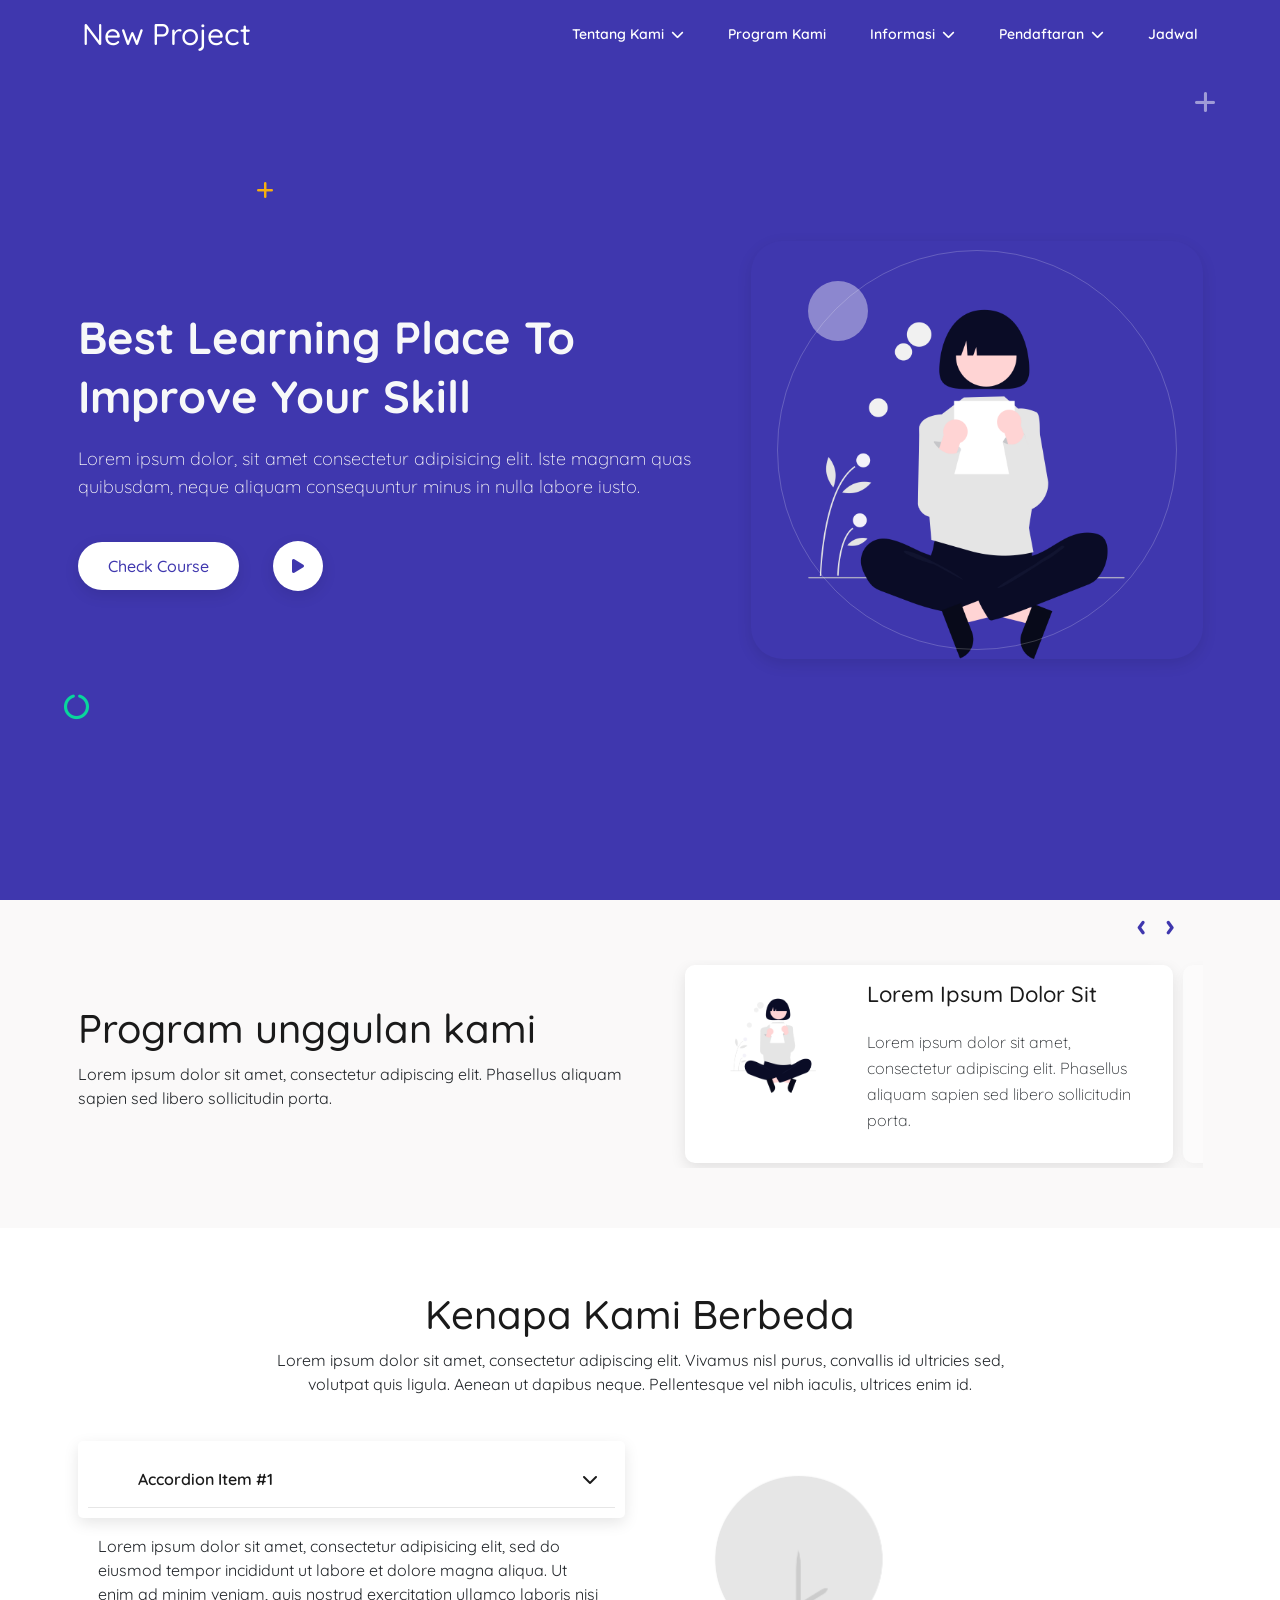
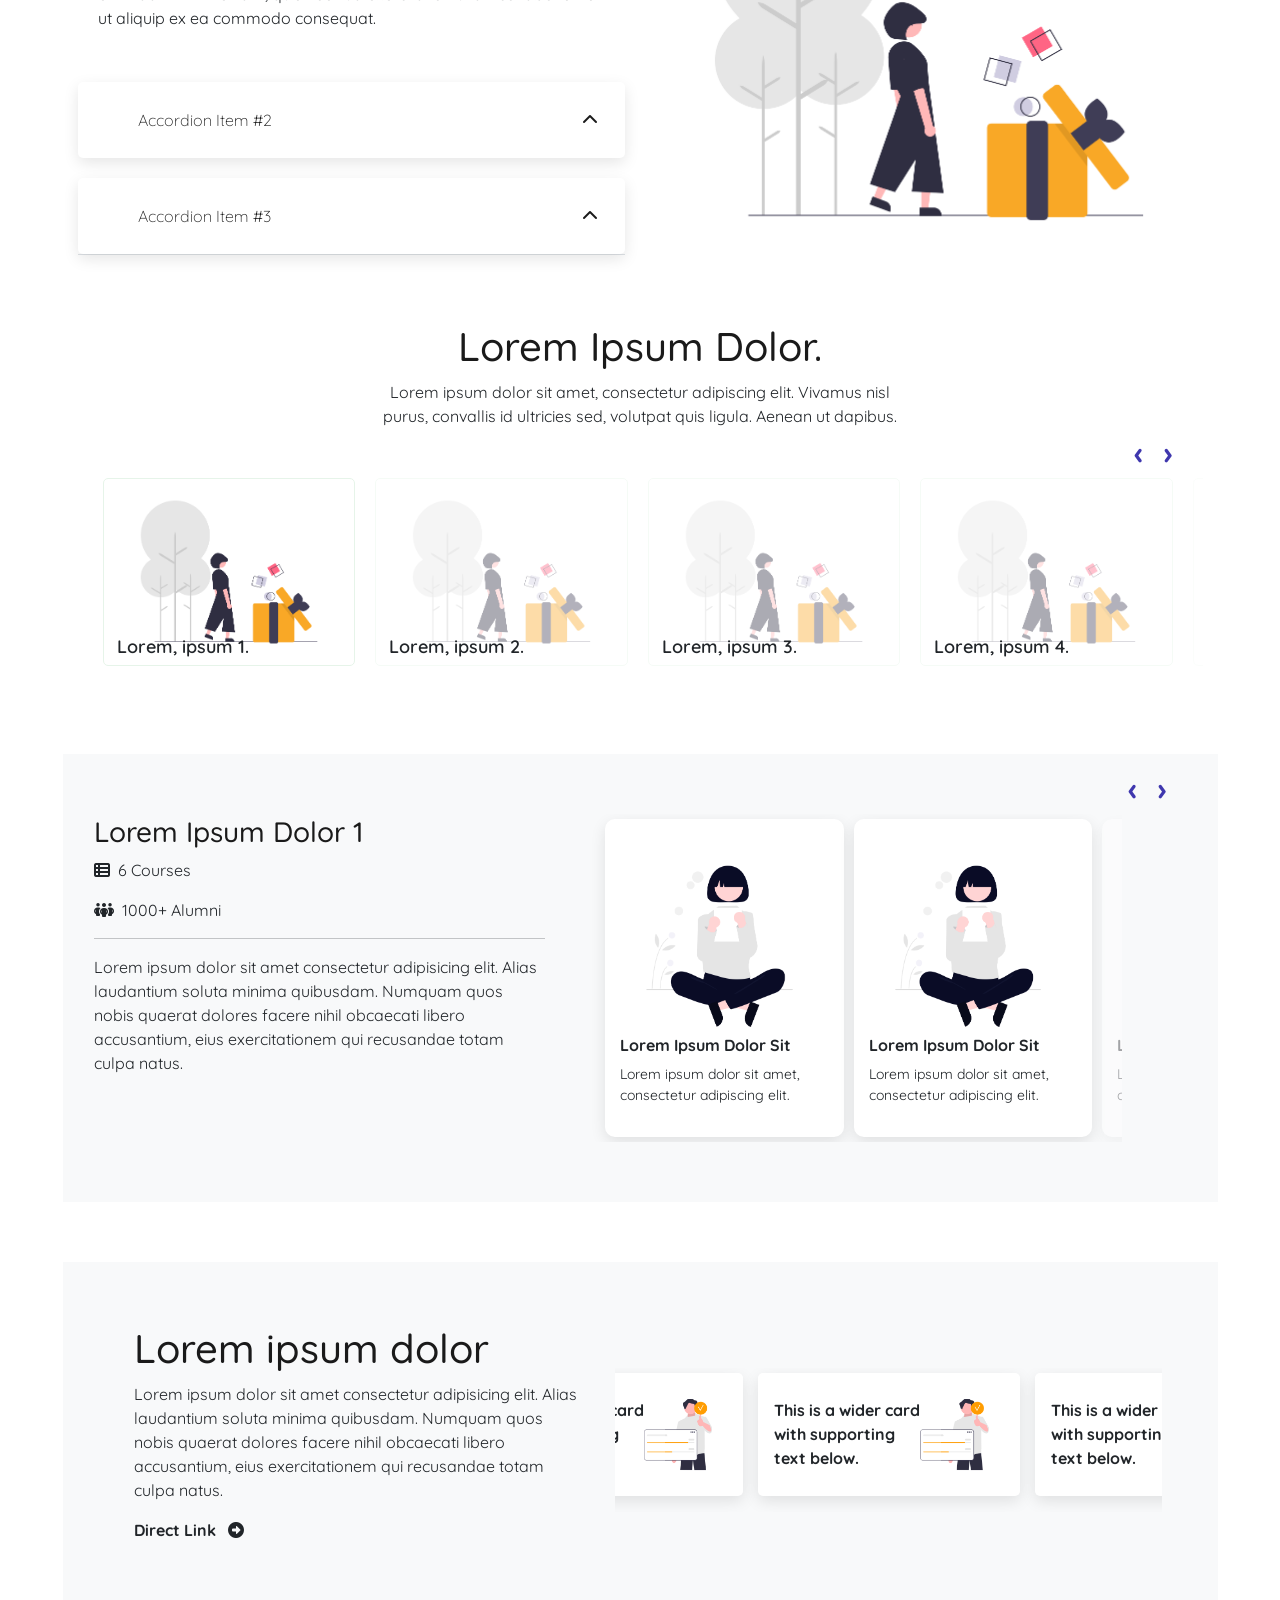
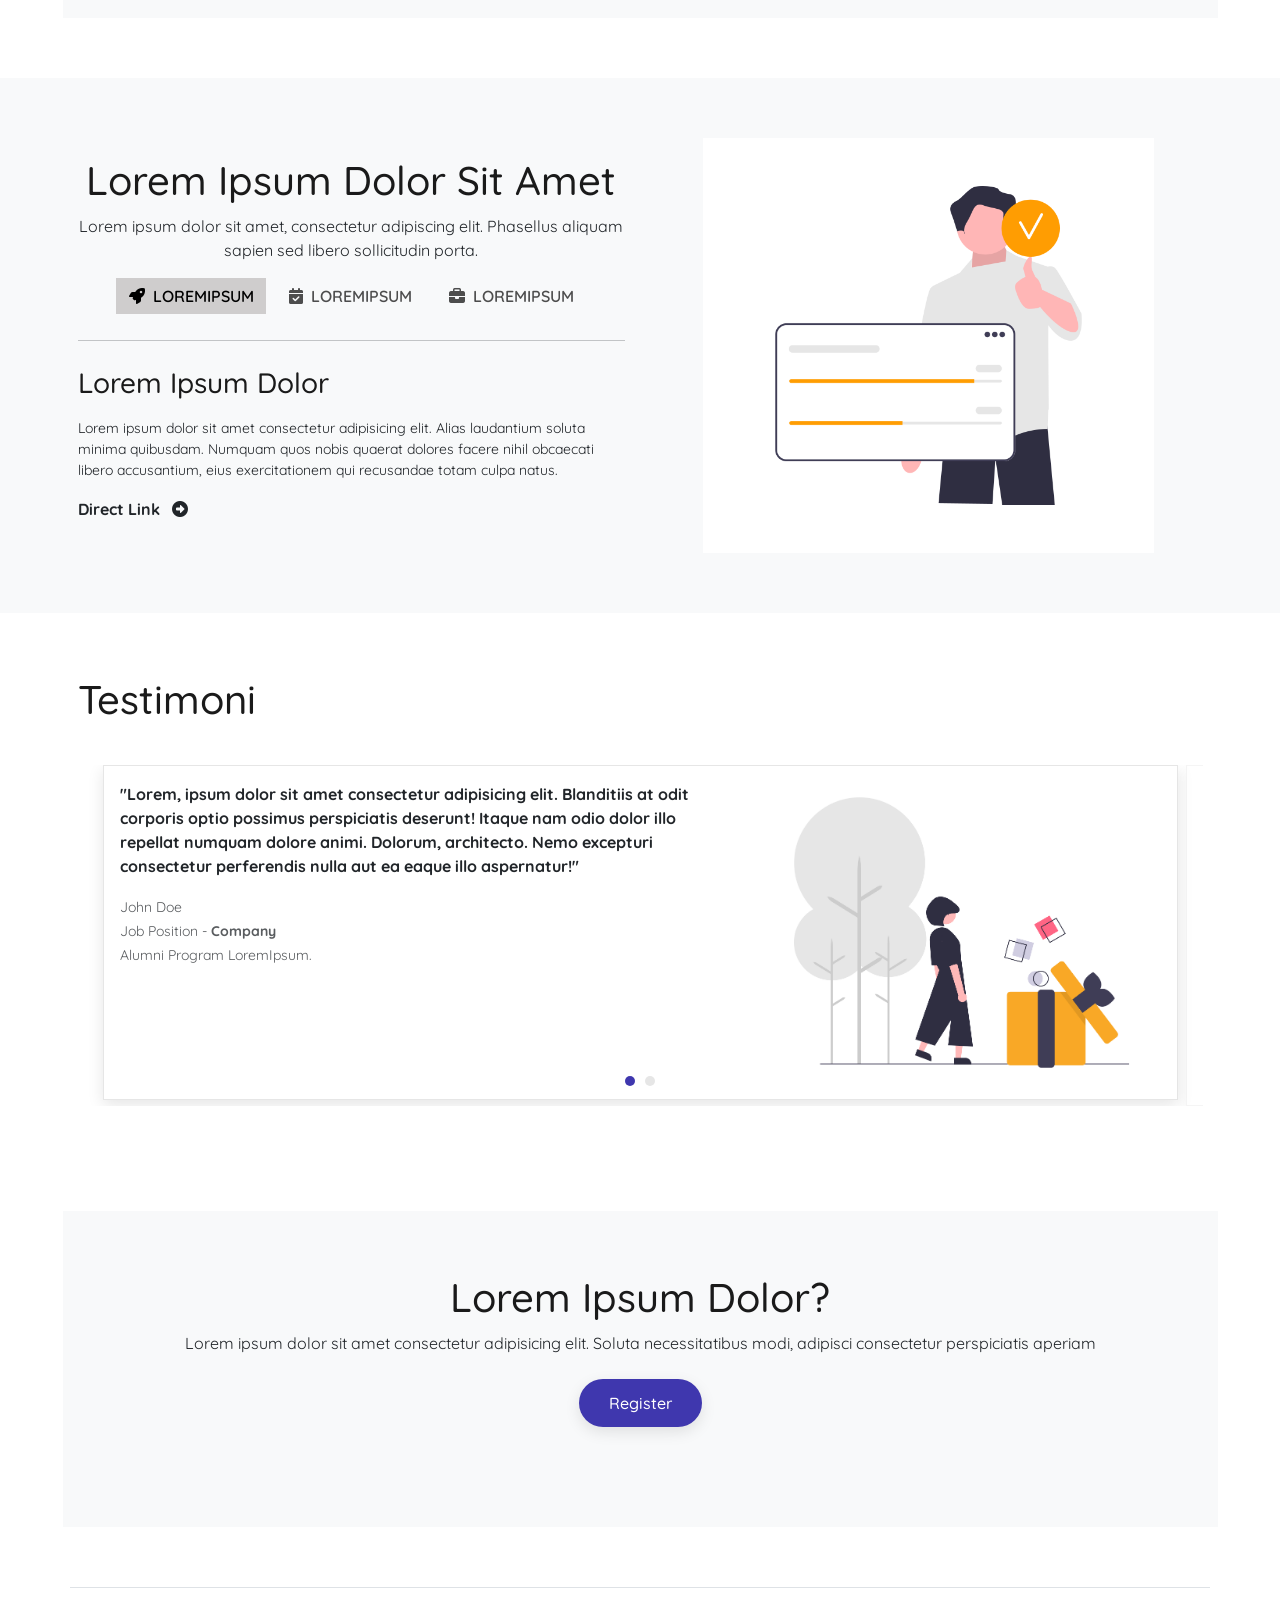
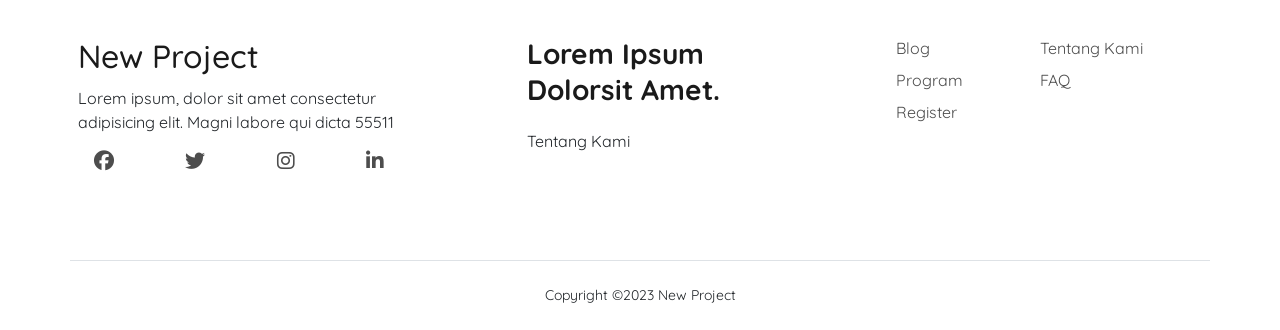
<file: index.html>
<!DOCTYPE html>
<html lang="en">
  <head>
    <meta charset="UTF-8" />
    <meta http-equiv="X-UA-Compatible" content="IE=edge" />
    <meta name="viewport" content="width=device-width, initial-scale=1.0" />
    <title>New Project</title>

    <!-- Font Awesome -->
    <link
      rel="stylesheet"
      href="https://cdnjs.cloudflare.com/ajax/libs/font-awesome/6.1.2/css/all.min.css"
      integrity="sha512-1sCRPdkRXhBV2PBLUdRb4tMg1w2YPf37qatUFeS7zlBy7jJI8Lf4VHwWfZZfpXtYSLy85pkm9GaYVYMfw5BC1A=="
      crossorigin="anonymous"
      referrerpolicy="no-referrer"
    />

    <!-- CSS only -->
    <!-- CSS only -->
    <link
      href="https://cdn.jsdelivr.net/npm/bootstrap@5.2.3/dist/css/bootstrap.min.css"
      rel="stylesheet"
      integrity="sha384-rbsA2VBKQhggwzxH7pPCaAqO46MgnOM80zW1RWuH61DGLwZJEdK2Kadq2F9CUG65"
      crossorigin="anonymous"
    />

    <link
      rel="stylesheet"
      href="https://cdnjs.cloudflare.com/ajax/libs/OwlCarousel2/2.3.4/assets/owl.carousel.min.css"
      integrity="sha512-tS3S5qG0BlhnQROyJXvNjeEM4UpMXHrQfTGmbQ1gKmelCxlSEBUaxhRBj/EFTzpbP4RVSrpEikbmdJobCvhE3g=="
      crossorigin="anonymous"
      referrerpolicy="no-referrer"
    />

    <link
      rel="stylesheet"
      href="https://cdnjs.cloudflare.com/ajax/libs/animate.css/4.1.1/animate.min.css"
    />

    <!-- Link Swiper's CSS -->
    <link
      rel="stylesheet"
      href="https://cdn.jsdelivr.net/npm/swiper/swiper-bundle.min.css"
    />

    <!-- Custom Style -->
    <link rel="stylesheet" href="css/style.css" />
    <link rel="stylesheet" href="css/responsive.css" />
  </head>
  <body>
    <div class="main-wrapper">
      <!-- header start -->
      <header class="header fixed-top">
        <div class="container-xl">
          <div
            class="header-main d-flex justify-content-between align-items-center"
          >
            <!-- <div class="header-logo">
              <a href="/" class="">
                <img src="/img/logo.png" alt="New Project" />
              </a>
            </div> -->
            <a class="header-brand">New Project</a>
            <div class="open-header-menu">
              <span></span>
            </div>
            <div class="menu-overlay"></div>
            <nav class="header-menu">
              <div class="close-header-menu">
                <i class="fas fa-times"></i>
              </div>
              <ul class="menu">
                <li class="menu-item menu-item-has-children">
                  <a href="#" data-bs-toggle="sub-menu"
                    >Tentang Kami <i class="fas fa-chevron-down"></i
                  ></a>
                  <ul class="sub-menu">
                    <li class="sub-menu-item">
                      <a class="nav-link" href="/">Profil Perusahaan</a>
                    </li>
                    <li class="sub-menu-item">
                      <a lass="nav-link" href="/">Daftar Alumni</a>
                    </li>
                    <li class="sub-menu-item">
                      <a
                        class="nav-link"
                        href="https://fitrife.github.io/theme-course-project/contact-us.html"
                        >Hubungi Kami</a
                      >
                    </li>
                  </ul>
                </li>
                <li class="menu-item menu-item-has-children">
                  <a href="https://fitrife.github.io/theme-course-project/courses.html" data-bs-toggle="sub-menu"
                    >Program Kami</i
                  ></a>
                  <!-- <ul class="sub-menu">
                    <li class="sub-menu-item">
                      <a
                        class="nav-link"
                        href="/sertifikasi/sertifikasi-kemnaker-ri"
                        >Sertifikasi Kemnaker RI</a
                      >
                    </li>
                    <li class="sub-menu-item">
                      <a class="nav-link" href="/sertifikasi/sertifikasi-bnsp"
                        >Sertifikasi BNSP</a
                      >
                    </li>
                    <li class="sub-menu-item">
                      <a
                        class="nav-link"
                        href="/program-pembinaan/juru-las-welder"
                        >Sertifikasi Juru Las</a
                      >
                    </li>
                    <li class="sub-menu-item">
                      <a class="nav-link" href="/pengurusan-sio"
                        >Pengurusan SIO</a
                      >
                    </li>
                  </ul> -->
                </li>
                <li class="menu-item menu-item-has-children">
                  <a href="#" data-bs-toggle="sub-menu"
                    >Informasi <i class="fas fa-chevron-down"></i
                  ></a>
                  <ul class="sub-menu">
                    <!-- <li class="sub-menu-item">
                      <a class="nav-link" href="/unduh-peraturan-k3"
                        >Unduh Peraturan K3 RI</a
                      >
                    </li> -->
                    <li class="sub-menu-item">
                      <a class="nav-link" href="https://fitrife.github.io/theme-course-project/blog.html">Artikel</a>
                    </li>
                    <!-- <li class="sub-menu-item">
                      <a class="nav-link" href="/info-loker-k3">Info Loker</a>
                    </li> -->
                    <li class="sub-menu-item">
                      <a class="nav-link" href="#">Galeri</a>
                    </li>
                  </ul>
                </li>
                <li class="menu-item menu-item-has-children">
                  <a href="#" data-bs-toggle="sub-menu"
                    >Pendaftaran <i class="fas fa-chevron-down"></i
                  ></a>
                  <!-- <ul class="sub-menu">
                    <li class="sub-menu-item">
                      <a class="nav-link" href="/pendaftaran-kemnaker-ri"
                        >Training Kemnaker RI</a
                      >
                    </li>
                    <li class="sub-menu-item">
                      <a class="nav-link" href="/pendaftaran-bnsp"
                        >Training BNSP</a
                      >
                    </li>
                    <li class="sub-menu-item">
                      <a class="nav-link" href="/permohonan-inhouse-training"
                        >Permohonan InHouse Training</a
                      >
                    </li>
                  </ul> -->
                </li>
                <li class="menu-item">
                  <a class="nav-link" href="https://fitrife.github.io/theme-course-project/event-schedules.html">jadwal</a>
                </li>
              </ul>
            </nav>
          </div>
        </div>
      </header>
      <!-- header end -->

      <!-- banner start -->
      <section class="banner d-flex align-items-center">
        <div class="effect-wrap">
          <i class="fa-solid fa-plus effect effect-1"></i>
          <i class="fa-solid fa-plus effect effect-2"></i>
          <i class="fa-solid fa-circle-notch effect effect-3"></i>
        </div>
        <div class="container">
          <div class="row align-items-center">
            <div
              class="col-lg-7 col-md-7 mt-5 mt-md-0 order-md-first order-last"
            >
              <div class="banner-text">
                <h1>Best Learning Place To Improve Your Skill</h1>
                <p>
                  Lorem ipsum dolor, sit amet consectetur adipisicing elit. Iste
                  magnam quas quibusdam, neque aliquam consequuntur minus in
                  nulla labore iusto.
                </p>
                <div class="banner-btn">
                  <a href="#" class="btn btn-1">Check Course</a>
                  <button
                    type="button"
                    class="btn btn-1 video-play-btn"
                    data-bs-toggle="modal"
                    data-bs-target="#video-modal"
                  >
                    <i class="fa-solid fa-play"></i>
                  </button>
                </div>
              </div>
            </div>
            <div class="col-lg-5 col-md-5 text-center">
              <div class="banner-img">
                <div class="circle"></div>
                <img src="img/hero.png" alt="new project" />
              </div>
            </div>
          </div>
        </div>
      </section>
      <!-- banner end -->

      <!-- exclusive program start -->
      <section class="exclusive-section section-padding">
        <div class="container">
          <div class="row align-items-center justify-content-center">
            <div class="col-lg-6 col-md-8">
              <div class="exclusive-text">
                <h1>Program unggulan kami</h1>
                <p>
                  Lorem ipsum dolor sit amet, consectetur adipiscing elit.
                  Phasellus aliquam sapien sed libero sollicitudin porta.
                </p>
              </div>
            </div>
            <div class="col-lg-6 col-md-9">
              <div class="row justify-content-center">
                <div class="owl-carousel exclusive-carousel">
                  <div class="row exclusive-item box">
                    <div class="col-lg-4 col-md-12">
                      <img src="img/hero.png" alt="exclusive-program" />
                    </div>
                    <div class="col-lg-8 col-md-12">
                      <h3 class="text-capitalize">Lorem ipsum dolor sit</h3>
                      <p>
                        Lorem ipsum dolor sit amet, consectetur adipiscing elit.
                        Phasellus aliquam sapien sed libero sollicitudin porta.
                      </p>
                    </div>
                  </div>
                  <div class="row exclusive-item box">
                    <div class="col-lg-4 col-md-12">
                      <img src="img/hero.png" alt="exclusive-program" />
                    </div>
                    <div class="col-lg-8 col-md-12">
                      <h3 class="text-capitalize">Lorem ipsum dolor sit</h3>
                      <p>
                        Lorem ipsum dolor sit amet, consectetur adipiscing elit.
                        Phasellus aliquam sapien sed libero sollicitudin porta.
                      </p>
                    </div>
                  </div>
                  <div class="row exclusive-item box">
                    <div class="col-lg-4 col-md-12">
                      <img src="img/hero.png" alt="exclusive-program" />
                    </div>
                    <div class="col-lg-8 col-md-12">
                      <h3 class="text-capitalize">Lorem ipsum dolor sit</h3>
                      <p>
                        Lorem ipsum dolor sit amet, consectetur adipiscing elit.
                        Phasellus aliquam sapien sed libero sollicitudin porta.
                      </p>
                    </div>
                  </div>
                </div>
              </div>
            </div>
          </div>
        </div>
      </section>
      <!-- exclusive program end -->

      <!-- reason start -->
      <section class="reason-section section-padding">
        <div class="container">
          <div class="row justify-content-center">
            <div class="col-md-8">
              <div class="section-title text-center">
                <h1>Kenapa Kami Berbeda</h1>
                <p>
                  Lorem ipsum dolor sit amet, consectetur adipiscing elit.
                  Vivamus nisl purus, convallis id ultricies sed, volutpat quis
                  ligula. Aenean ut dapibus neque. Pellentesque vel nibh
                  iaculis, ultrices enim id.
                </p>
              </div>
            </div>
          </div>
          <div class="row align-items-center">
            <div class="col-lg-6 col-md-6">
              <div
                id="accordionReason"
                class="d-block accordion nav nav-tabs"
                role="tablist"
              >
                <div
                  class="accordion-item"
                  data-bs-toggle="tab"
                  data-bs-target="#reason-one"
                  type="button"
                  role="tab"
                  aria-controls="reason-one"
                  aria-selected="true"
                >
                  <h2 class="accordion-header" id="headingOne">
                    <button
                      class="accordion-button"
                      type="button"
                      data-bs-toggle="collapse"
                      data-bs-target="#collapseOne"
                      aria-expanded="true"
                      aria-controls="collapseOne"
                    >
                      Accordion Item #1
                    </button>
                  </h2>
                  <div
                    id="collapseOne"
                    class="accordion-collapse collapse show"
                    aria-labelledby="headingOne"
                    data-bs-parent="#accordionReason"
                  >
                    <div class="accordion-body">
                      <p>
                        Lorem ipsum dolor sit amet, consectetur adipisicing
                        elit, sed do eiusmod tempor incididunt ut labore et
                        dolore magna aliqua. Ut enim ad minim veniam, quis
                        nostrud exercitation ullamco laboris nisi ut aliquip ex
                        ea commodo consequat.
                      </p>
                    </div>
                    <div class="accordion-img">
                      <img src="img/gift.png" class="reason-img" alt="" />
                    </div>
                  </div>
                </div>
                <div
                  class="accordion-item"
                  data-bs-toggle="tab"
                  data-bs-target="#reason-two"
                  type="button"
                  role="tab"
                  aria-controls="reason-two"
                  aria-selected="false"
                >
                  <h2 class="accordion-header" id="headingTwo">
                    <button
                      class="accordion-button collapsed"
                      type="button"
                      data-bs-toggle="collapse"
                      data-bs-target="#collapseTwo"
                      aria-expanded="false"
                      aria-controls="collapseTwo"
                    >
                      Accordion Item #2
                    </button>
                  </h2>
                  <div
                    id="collapseTwo"
                    class="accordion-collapse collapse"
                    aria-labelledby="headingTwo"
                    data-bs-parent="#accordionReason"
                  >
                    <div class="accordion-body">
                      <p>
                        Lorem ipsum dolor sit amet, consectetur adipisicing
                        elit, sed do eiusmod tempor incididunt ut labore et
                        dolore magna aliqua. Ut enim ad minim veniam, quis
                        nostrud exercitation ullamco laboris nisi ut aliquip ex
                        ea commodo consequat.
                      </p>
                    </div>
                    <div class="accordion-img">
                      <img src="img/hero.png" class="reason-img" alt="" />
                    </div>
                  </div>
                </div>
                <div
                  class="accordion-item"
                  data-bs-toggle="tab"
                  data-bs-target="#reason-three"
                  type="button"
                  role="tab"
                  aria-controls="reason-three"
                  aria-selected="false"
                >
                  <h2 class="accordion-header" id="headingTwo">
                    <button
                      class="accordion-button collapsed"
                      type="button"
                      data-bs-toggle="collapse"
                      data-bs-target="#collapseThree"
                      aria-expanded="false"
                      aria-controls="collapseThree"
                    >
                      Accordion Item #3
                    </button>
                  </h2>
                  <div
                    id="collapseThree"
                    class="accordion-collapse collapse"
                    aria-labelledby="headingThree"
                    data-bs-parent="#accordionReason"
                  >
                    <div class="accordion-body">
                      <p>
                        Lorem ipsum dolor sit amet, consectetur adipisicing
                        elit, sed do eiusmod tempor incididunt ut labore et
                        dolore magna aliqua. Ut enim ad minim veniam, quis
                        nostrud exercitation ullamco laboris nisi ut aliquip ex
                        ea commodo consequat.
                      </p>
                    </div>
                    <div class="accordion-img">
                      <img src="img/gift.png" class="reason-img" alt="" />
                    </div>
                  </div>
                </div>
              </div>
            </div>
            <div class="col-lg-6 col-md-6 d-md-inline d-none">
              <div
                class="tab-content d-flex justify-content-center align-items-center h-100"
                id="tabImgReason"
              >
                <div
                  class="tab-pane fade show active"
                  id="reason-one"
                  role="tabpanel"
                  aria-labelledby="reason-one-tab"
                >
                  <img src="img/gift.png" class="reason-img" alt="" />
                </div>
                <div
                  class="tab-pane fade"
                  id="reason-two"
                  role="tabpanel"
                  aria-labelledby="reason-two-tab"
                >
                  <img src="img/hero.png" class="reason-img" alt="" />
                </div>
                <div
                  class="tab-pane fade"
                  id="reason-three"
                  role="tabpanel"
                  aria-labelledby="reason-three-tab"
                >
                  <img src="img/gift.png" class="reason-img" alt="" />
                </div>
              </div>
            </div>
          </div>
        </div>
      </section>
      <!-- reason end -->

      <!-- course start -->
      <section class="course-section">
        <div class="container">
          <div class="row justify-content-center">
            <div class="col-md-6">
              <div class="section-title text-center">
                <h1 class="text-capitalize">Lorem ipsum dolor.</h1>
                <p>
                  Lorem ipsum dolor sit amet, consectetur adipiscing elit.
                  Vivamus nisl purus, convallis id ultricies sed, volutpat quis
                  ligula. Aenean ut dapibus.
                </p>
              </div>
            </div>
          </div>
          <div class="row justify-content-center">
            <ul
              class="nav nav-tabs border-0 d-flex justify-content-center align-items-center mb-4"
              id="courseTab"
              role="tablist"
            >
              <div class="owl-carousel course-img-carousel d-none d-md-block">
                <div class="container-img-btn hidden-sm">
                  <img
                    src="img/gift.png"
                    class="nav-link active"
                    id="course-one-tab"
                    data-bs-toggle="tab"
                    data-bs-target="#course-one-tab-pane"
                    type="button"
                    role="tab"
                    aria-controls="course-one-tab-pane"
                    aria-selected="true"
                  />
                  <div class="text-block">
                    <p>Lorem, ipsum 1.</p>
                  </div>
                </div>
                <div class="container-img-btn">
                  <img
                    src="img/gift.png"
                    class="nav-link"
                    id="course-two-tab"
                    data-bs-toggle="tab"
                    data-bs-target="#course-two-tab-pane"
                    type="button"
                    role="tab"
                    aria-controls="course-two-tab-pane"
                    aria-selected="false"
                  />
                  <div class="text-block">
                    <p>Lorem, ipsum 2.</p>
                  </div>
                </div>
                <div class="container-img-btn">
                  <img
                    src="img/gift.png"
                    class="nav-link"
                    id="course-three-tab"
                    data-bs-toggle="tab"
                    data-bs-target="#course-three-tab-pane"
                    type="button"
                    role="tab"
                    aria-controls="course-three-tab-pane"
                    aria-selected="false"
                  />
                  <div class="text-block">
                    <p>Lorem, ipsum 3.</p>
                  </div>
                </div>
                <div class="container-img-btn">
                  <img
                    src="img/gift.png"
                    class="nav-link"
                    id="course-four-tab"
                    data-bs-toggle="tab"
                    data-bs-target="#course-four-tab-pane"
                    type="button"
                    role="tab"
                    aria-controls="course-four-tab-pane"
                    aria-selected="false"
                  />
                  <div class="text-block">
                    <p>Lorem, ipsum 4.</p>
                  </div>
                </div>
                <div class="container-img-btn">
                  <img
                    src="img/gift.png"
                    class="nav-link"
                    id="course-five-tab"
                    data-bs-toggle="tab"
                    data-bs-target="#course-five-tab-pane"
                    type="button"
                    role="tab"
                    aria-controls="course-five-tab-pane"
                    aria-selected="false"
                  />
                  <div class="text-block">
                    <p>Lorem, ipsum 5.</p>
                  </div>
                </div>
                <div class="container-img-btn">
                  <img
                    src="img/gift.png"
                    class="nav-link"
                    id="course-six-tab"
                    data-bs-toggle="tab"
                    data-bs-target="#course-six-tab-pane"
                    type="button"
                    role="tab"
                    aria-controls="course-six-tab-pane"
                    aria-selected="false"
                  />
                  <div class="text-block">
                    <p>Lorem, ipsum 6.</p>
                  </div>
                </div>
              </div>
              <div
                class="container-text-btn horizontal-scrollable row flex-row flex-nowrap pb-2 pt-2"
                id="courseText"
              >
                <li class="nav-item" role="presentation">
                  <button
                    class="nav-link active"
                    id="course-one-tab"
                    data-bs-toggle="tab"
                    data-bs-target="#course-one-tab-pane"
                    type="button"
                    role="tab"
                    aria-controls="course-one-tab-pane"
                    aria-selected="true"
                  >
                    Course Category 1
                  </button>
                </li>
                <li class="nav-item" role="presentation">
                  <button
                    class="nav-link"
                    id="course-two-tab"
                    data-bs-toggle="tab"
                    data-bs-target="#course-two-tab-pane"
                    type="button"
                    role="tab"
                    aria-controls="course-two-tab-pane"
                    aria-selected="false"
                  >
                    Course Category 2
                  </button>
                </li>
                <li class="nav-item" role="presentation">
                  <button
                    class="nav-link"
                    id="course-three-tab"
                    data-bs-toggle="tab"
                    data-bs-target="#course-three-tab-pane"
                    type="button"
                    role="tab"
                    aria-controls="course-three-tab-pane"
                    aria-selected="false"
                  >
                    Course Category 3
                  </button>
                </li>
                <li class="nav-item" role="presentation">
                  <button
                    class="nav-link"
                    id="course-four-tab"
                    data-bs-toggle="tab"
                    data-bs-target="#course-four-tab-pane"
                    type="button"
                    role="tab"
                    aria-controls="course-four-tab-pane"
                    aria-selected="false"
                  >
                    Course Category 4
                  </button>
                </li>
                <li class="nav-item" role="presentation">
                  <button
                    class="nav-link"
                    id="course-four-tab"
                    data-bs-toggle="tab"
                    data-bs-target="#course-four-tab-pane"
                    type="button"
                    role="tab"
                    aria-controls="course-four-tab-pane"
                    aria-selected="false"
                  >
                    Course Category 4
                  </button>
                </li>
                <li class="nav-item" role="presentation">
                  <button
                    class="nav-link"
                    id="course-four-tab"
                    data-bs-toggle="tab"
                    data-bs-target="#course-four-tab-pane"
                    type="button"
                    role="tab"
                    aria-controls="course-four-tab-pane"
                    aria-selected="false"
                  >
                    Course Category 5
                  </button>
                </li>
                <li class="nav-item" role="presentation">
                  <button
                    class="nav-link"
                    id="course-four-tab"
                    data-bs-toggle="tab"
                    data-bs-target="#course-four-tab-pane"
                    type="button"
                    role="tab"
                    aria-controls="course-four-tab-pane"
                    aria-selected="false"
                  >
                    Course Category 6
                  </button>
                </li>
              </div>
            </ul>
            <div class="tab-content" id="courseTabContent">
              <div
                class="tab-pane fade show active"
                id="course-one-tab-pane"
                role="tabpanel"
                aria-labelledby="course-one-tab"
                tabindex="0"
              >
                <div class="row bg-light section-padding">
                  <div class="col-lg-5 col-md-5 ms-md-3">
                    <h3 class="course-title text-capitalize fs-3">
                      Lorem ipsum dolor 1
                    </h3>
                    <p class="course-count">
                      <i class="fa-solid fa-table-list me-1"></i> 6 Courses
                    </p>
                    <p class="course-student">
                      <i class="fa-solid fa-people-group me-1"></i> 1000+ Alumni
                    </p>
                    <hr />
                    <p class="course-desc">
                      Lorem ipsum dolor sit amet consectetur adipisicing elit.
                      Alias laudantium soluta minima quibusdam. Numquam quos
                      nobis quaerat dolores facere nihil obcaecati libero
                      accusantium, eius exercitationem qui recusandae totam
                      culpa natus.
                    </p>
                  </div>
                  <div class="col-lg-6 col-md-6">
                    <div class="row justify-content-center">
                      <div class="owl-carousel course-carousel">
                        <div class="course-box box course-item">
                          <img src="img/hero.png" alt="course" />
                          <div class="card-body">
                            <h6
                              class="card-title text-capitalize fw-bold mb-2 mt-2"
                            >
                              Lorem ipsum dolor sit
                            </h6>
                            <p>
                              Lorem ipsum dolor sit amet, consectetur adipiscing
                              elit.
                            </p>
                          </div>
                        </div>
                        <div class="course-box box course-item box">
                          <img src="img/hero.png" alt="course" />
                          <div class="card-body">
                            <h6
                              class="card-title text-capitalize fw-bold mb-2 mt-2"
                            >
                              Lorem ipsum dolor sit
                            </h6>
                            <p>
                              Lorem ipsum dolor sit amet, consectetur adipiscing
                              elit.
                            </p>
                          </div>
                        </div>
                        <div class="course-box box course-item box">
                          <img src="img/hero.png" alt="course" />
                          <div class="card-body">
                            <h6
                              class="card-title text-capitalize fw-bold mb-2 mt-2"
                            >
                              Lorem ipsum dolor sit
                            </h6>
                            <p>
                              Lorem ipsum dolor sit amet, consectetur adipiscing
                              elit.
                            </p>
                          </div>
                        </div>
                      </div>
                    </div>
                  </div>
                </div>
              </div>
              <div
                class="tab-pane fade"
                id="course-two-tab-pane"
                role="tabpanel"
                aria-labelledby="course-two-tab"
                tabindex="0"
              >
                <div class="row bg-light section-padding">
                  <div class="col-lg-5 col-md-5 ms-md-3">
                    <h3 class="course-title text-capitalize fs-3">
                      Lorem ipsum dolor 2
                    </h3>
                    <p class="course-count">
                      <i class="fa-solid fa-table-list me-1"></i> 6 Courses
                    </p>
                    <p class="course-student">
                      <i class="fa-solid fa-people-group me-1"></i> 1000+ Alumni
                    </p>
                    <hr />
                    <p class="course-desc">
                      Lorem ipsum dolor sit amet consectetur adipisicing elit.
                      Alias laudantium soluta minima quibusdam. Numquam quos
                      nobis quaerat dolores facere nihil obcaecati libero
                      accusantium, eius exercitationem qui recusandae totam
                      culpa natus.
                    </p>
                  </div>
                  <div class="col-lg-6 col-md-6">
                    <div class="row justify-content-center">
                      <div class="owl-carousel course-carousel">
                        <div class="course-box box course-item">
                          <img src="img/hero.png" alt="course" />
                          <div class="card-body">
                            <h6
                              class="card-title text-capitalize fw-bold mb-2 mt-2"
                            >
                              Lorem ipsum dolor sit
                            </h6>
                            <p>
                              Lorem ipsum dolor sit amet, consectetur adipiscing
                              elit.
                            </p>
                          </div>
                        </div>
                        <div class="course-box box course-item box">
                          <img src="img/hero.png" alt="course" />
                          <div class="card-body">
                            <h6
                              class="card-title text-capitalize fw-bold mb-2 mt-2"
                            >
                              Lorem ipsum dolor sit
                            </h6>
                            <p>
                              Lorem ipsum dolor sit amet, consectetur adipiscing
                              elit.
                            </p>
                          </div>
                        </div>
                        <div class="course-box box course-item box">
                          <img src="img/hero.png" alt="course" />
                          <div class="card-body">
                            <h6
                              class="card-title text-capitalize fw-bold mb-2 mt-2"
                            >
                              Lorem ipsum dolor sit
                            </h6>
                            <p>
                              Lorem ipsum dolor sit amet, consectetur adipiscing
                              elit.
                            </p>
                          </div>
                        </div>
                      </div>
                    </div>
                  </div>
                </div>
              </div>
              <div
                class="tab-pane fade"
                id="course-three-tab-pane"
                role="tabpanel"
                aria-labelledby="course-three-tab"
                tabindex="0"
              >
                <div class="row bg-light section-padding">
                  <div class="col-lg-5 col-md-5 ms-md-3">
                    <h3 class="course-title text-capitalize fs-3">
                      Lorem ipsum dolor 3
                    </h3>
                    <p class="course-count">
                      <i class="fa-solid fa-table-list me-1"></i> 6 Courses
                    </p>
                    <p class="course-student">
                      <i class="fa-solid fa-people-group me-1"></i> 1000+ Alumni
                    </p>
                    <hr />
                    <p class="course-desc">
                      Lorem ipsum dolor sit amet consectetur adipisicing elit.
                      Alias laudantium soluta minima quibusdam. Numquam quos
                      nobis quaerat dolores facere nihil obcaecati libero
                      accusantium, eius exercitationem qui recusandae totam
                      culpa natus.
                    </p>
                  </div>
                  <div class="col-lg-6 col-md-6">
                    <div class="row justify-content-center">
                      <div class="owl-carousel course-carousel">
                        <div class="course-box box course-item">
                          <img src="img/hero.png" alt="course" />
                          <div class="card-body">
                            <h6
                              class="card-title text-capitalize fw-bold mb-2 mt-2"
                            >
                              Lorem ipsum dolor sit
                            </h6>
                            <p>
                              Lorem ipsum dolor sit amet, consectetur adipiscing
                              elit.
                            </p>
                          </div>
                        </div>
                        <div class="course-box box course-item box">
                          <img src="img/hero.png" alt="course" />
                          <div class="card-body">
                            <h6
                              class="card-title text-capitalize fw-bold mb-2 mt-2"
                            >
                              Lorem ipsum dolor sit
                            </h6>
                            <p>
                              Lorem ipsum dolor sit amet, consectetur adipiscing
                              elit.
                            </p>
                          </div>
                        </div>
                        <div class="course-box box course-item box">
                          <img src="img/hero.png" alt="course" />
                          <div class="card-body">
                            <h6
                              class="card-title text-capitalize fw-bold mb-2 mt-2"
                            >
                              Lorem ipsum dolor sit
                            </h6>
                            <p>
                              Lorem ipsum dolor sit amet, consectetur adipiscing
                              elit.
                            </p>
                          </div>
                        </div>
                      </div>
                    </div>
                  </div>
                </div>
              </div>
              <div
                class="tab-pane fade"
                id="course-four-tab-pane"
                role="tabpanel"
                aria-labelledby="course-four-tab"
                tabindex="0"
              >
                <div class="row bg-light section-padding">
                  <div class="col-lg-5 col-md-5 ms-md-3">
                    <h3 class="course-title text-capitalize fs-3">
                      Lorem ipsum dolor 4
                    </h3>
                    <p class="course-count">
                      <i class="fa-solid fa-table-list me-1"></i> 6 Courses
                    </p>
                    <p class="course-student">
                      <i class="fa-solid fa-people-group me-1"></i> 1000+ Alumni
                    </p>
                    <hr />
                    <p class="course-desc">
                      Lorem ipsum dolor sit amet consectetur adipisicing elit.
                      Alias laudantium soluta minima quibusdam. Numquam quos
                      nobis quaerat dolores facere nihil obcaecati libero
                      accusantium, eius exercitationem qui recusandae totam
                      culpa natus.
                    </p>
                  </div>
                  <div class="col-lg-6 col-md-6">
                    <div class="row justify-content-center">
                      <div class="col owl-carousel course-carousel">
                        <div class="course-box box course-item">
                          <img src="img/hero.png" alt="course" />
                          <div class="card-body">
                            <h6
                              class="card-title text-capitalize fw-bold mb-2 mt-2"
                            >
                              Lorem ipsum dolor sit
                            </h6>
                            <p>
                              Lorem ipsum dolor sit amet, consectetur adipiscing
                              elit.
                            </p>
                          </div>
                        </div>
                        <div class="course-box box course-item box">
                          <img src="img/hero.png" alt="course" />
                          <div class="card-body">
                            <h6
                              class="card-title text-capitalize fw-bold mb-2 mt-2"
                            >
                              Lorem ipsum dolor sit
                            </h6>
                            <p>
                              Lorem ipsum dolor sit amet, consectetur adipiscing
                              elit.
                            </p>
                          </div>
                        </div>
                        <div class="course-box box course-item box">
                          <img src="img/hero.png" alt="course" />
                          <div class="card-body">
                            <h6
                              class="card-title text-capitalize fw-bold mb-2 mt-2"
                            >
                              Lorem ipsum dolor sit
                            </h6>
                            <p>
                              Lorem ipsum dolor sit amet, consectetur adipiscing
                              elit.
                            </p>
                          </div>
                        </div>
                      </div>
                    </div>
                  </div>
                </div>
              </div>
            </div>
          </div>
        </div>
      </section>
      <!-- course end -->

      <!-- blog start -->
      <section class="blog-section section-padding">
        <div class="container">
          <div
            class="row bg-light section-padding d-flex justify-content-center"
          >
            <div class="col-lg-5 col-md-8 ms-md-3 text-md-center text-lg-start">
              <h1>Lorem ipsum dolor</h1>
              <p class="course-desc">
                Lorem ipsum dolor sit amet consectetur adipisicing elit. Alias
                laudantium soluta minima quibusdam. Numquam quos nobis quaerat
                dolores facere nihil obcaecati libero accusantium, eius
                exercitationem qui recusandae totam culpa natus.
              </p>
              <p class="blog-direct fw-bold">
                Direct Link
                <i class="fa-solid fa-circle-right ms-2"></i>
              </p>
            </div>
            <div class="col-lg-6 col-md-8 d-flex align-items-center">
              <div class="owl-carousel owl-theme blog-carousel">
                <a href="index.html" class="card box mb-3">
                  <div class="row g-0">
                    <div class="col-6 d-flex align-items-center">
                      <div class="card-body">
                        <p class="card-text text-dark fw-bold">
                          This is a wider card with supporting text below.
                        </p>
                      </div>
                    </div>
                    <div class="col-6">
                      <img
                        src="img/service-1.png"
                        class="img-fluid rounded-start"
                        alt="..."
                      />
                    </div>
                  </div>
                </a>
                <a href="index.html" class="card box mb-3">
                  <div class="row g-0">
                    <div class="col-6 d-flex align-items-center">
                      <div class="card-body">
                        <p class="card-text text-dark fw-bold">
                          This is a wider card with supporting text below.
                        </p>
                      </div>
                    </div>
                    <div class="col-6">
                      <img
                        src="img/service-1.png"
                        class="img-fluid rounded-start"
                        alt="..."
                      />
                    </div>
                  </div>
                </a>
                <a href="index.html" class="card box mb-3">
                  <div class="row g-0">
                    <div class="col-6 d-flex align-items-center">
                      <div class="card-body">
                        <p class="card-text text-dark fw-bold">
                          This is a wider card with supporting text below.
                        </p>
                      </div>
                    </div>
                    <div class="col-6">
                      <img
                        src="img/service-1.png"
                        class="img-fluid rounded-start"
                        alt="..."
                      />
                    </div>
                  </div>
                </a>
              </div>
            </div>
          </div>
        </div>
      </section>
      <!-- blog end -->

      <!-- service start -->
      <section class="service-section section-padding bg-light">
        <div class="container">
          <div class="row align-items-center">
            <div class="col-lg-6 col-md-9 m-auto">
              <div class="service-text text-md-center">
                <h1>Lorem Ipsum Dolor Sit Amet</h1>
                <p>
                  Lorem ipsum dolor sit amet, consectetur adipiscing elit.
                  Phasellus aliquam sapien sed libero sollicitudin porta.
                </p>
              </div>
              <div class="row">
                <div class="col-12">
                  <nav>
                    <div
                      class="nav nav-tabs border-0 justify-content-center mb-0"
                      id="serviceTab"
                      role="tablist"
                    >
                      <button
                        class="nav-link active"
                        id="service-one-tab"
                        data-bs-toggle="tab"
                        data-bs-target=".service-one"
                        type="button"
                        role="tab"
                        aria-controls="service-one"
                        aria-selected="true"
                      >
                        <i class="fa-solid fa-rocket me-2"></i>
                        LoremIpsum
                      </button>
                      <button
                        class="nav-link"
                        id="service-two-tab"
                        data-bs-toggle="tab"
                        data-bs-target=".service-two"
                        type="button"
                        role="tab"
                        aria-controls="service-two"
                        aria-selected="false"
                      >
                        <i class="fa-solid fa-calendar-check me-2"></i>
                        LoremIpsum
                      </button>
                      <button
                        class="nav-link"
                        id="service-three-tab"
                        data-bs-toggle="tab"
                        data-bs-target=".service-three"
                        type="button"
                        role="tab"
                        aria-controls="service-three"
                        aria-selected="false"
                      >
                        <i class="fa-solid fa-briefcase me-2"></i>
                        LoremIpsum
                      </button>
                    </div>
                  </nav>
                  <hr />
                  <div class="tab-content" id="serviceDesc">
                    <div
                      class="tab-pane fade show active service-one"
                      id="service_one"
                      role="tabpanel"
                      aria-labelledby="service-one-tab"
                    >
                      <div
                        class="row justify-content-center align-items-center"
                      >
                        <div class="col-md-8 col-10 d-lg-none d-inline">
                          <img src="img/service-1.png" alt="" />
                        </div>
                        <div class="col-12">
                          <h3
                            class="service-item-title text-capitalize fs-3 mb-3 mt-2"
                          >
                            Lorem ipsum dolor
                          </h3>
                          <p class="service-item-desc">
                            Lorem ipsum dolor sit amet consectetur adipisicing
                            elit. Alias laudantium soluta minima quibusdam.
                            Numquam quos nobis quaerat dolores facere nihil
                            obcaecati libero accusantium, eius exercitationem
                            qui recusandae totam culpa natus.
                          </p>
                          <p class="service-direct">
                            Direct Link
                            <i class="fa-solid fa-circle-right ms-2"></i>
                          </p>
                        </div>
                      </div>
                    </div>
                    <div
                      class="tab-pane fade service-two"
                      id="service_two"
                      role="tabpanel"
                      aria-labelledby="service-two-tab"
                    >
                      <div
                        class="row justify-content-center align-items-center"
                      >
                        <div class="col-md-8 col-10 d-lg-none d-inline">
                          <img src="img/service-2.png" alt="" />
                        </div>
                        <div class="col-12">
                          <h3
                            class="service-item-title text-capitalize fs-3 mb-3 mt-2"
                          >
                            Lorem ipsum dolor 2
                          </h3>
                          <p class="service-item-desc">
                            Lorem ipsum dolor sit amet consectetur adipisicing
                            elit. Alias laudantium soluta minima quibusdam.
                            Numquam quos nobis quaerat dolores facere nihil
                            obcaecati libero accusantium, eius exercitationem
                            qui recusandae totam culpa natus.
                          </p>
                          <p class="service-direct">
                            Direct Link
                            <i class="fa-solid fa-circle-right ms-2"></i>
                          </p>
                        </div>
                      </div>
                    </div>
                    <div
                      class="tab-pane fade service-three"
                      id="service_three"
                      role="tabpanel"
                      aria-labelledby="service-three-tab"
                    >
                      <div
                        class="row justify-content-center align-items-center"
                      >
                        <div class="col-md-8 col-10 d-lg-none d-inline">
                          <img src="img/service-3.png" alt="" />
                        </div>
                        <div class="col-12">
                          <h3
                            class="service-item-title text-capitalize fs-3 mb-3 mt-2"
                          >
                            Lorem ipsum dolor 3
                          </h3>
                          <p class="service-item-desc">
                            Lorem ipsum dolor sit amet consectetur adipisicing
                            elit. Alias laudantium soluta minima quibusdam.
                            Numquam quos nobis quaerat dolores facere nihil
                            obcaecati libero accusantium, eius exercitationem
                            qui recusandae totam culpa natus.
                          </p>
                          <p class="service-direct">
                            Direct Link
                            <i class="fa-solid fa-circle-right ms-2"></i>
                          </p>
                        </div>
                      </div>
                    </div>
                  </div>
                </div>
              </div>
            </div>
            <div class="col-lg-6 col-md-6 d-lg-inline d-none">
              <div class="tab-content" id="serviceImg">
                <div
                  class="tab-pane fade show active service-one"
                  id="service_one"
                  role="tabpanel"
                  aria-labelledby="service-one-tab"
                >
                  <div class="row justify-content-center">
                    <div class="col-10">
                      <img src="img/service-1.png" alt="" />
                    </div>
                  </div>
                </div>
                <div
                  class="tab-pane fade service-two"
                  id="service_two"
                  role="tabpanel"
                  aria-labelledby="service-two-tab"
                >
                  <div class="row justify-content-center">
                    <div class="col-10">
                      <img src="img/service-2.png" alt="" />
                    </div>
                  </div>
                </div>
                <div
                  class="tab-pane fade service-three"
                  id="service_three"
                  role="tabpanel"
                  aria-labelledby="service-three-tab"
                >
                  <div class="row justify-content-center">
                    <div class="col-10">
                      <img src="img/service-3.png" alt="" />
                    </div>
                  </div>
                </div>
              </div>
            </div>
          </div>
        </div>
      </section>
      <!-- service end -->

      <!-- testimony start -->
      <section class="testimony-section section-padding">
        <div class="container">
          <div class="row align-items-center">
            <div class="col-md-6">
              <div class="section-title">
                <h1 class="text-capitalize">Testimoni</h1>
              </div>
            </div>
          </div>
          <div class="owl-carousel testimony-carousel">
            <div class="card bg-body">
              <div class="row g-0 d-flex no-wrap">
                <div class="col-md-7 order-1 order-md-0">
                  <div class="card-body">
                    <p class="card-testimony fw-bold">
                      "Lorem, ipsum dolor sit amet consectetur adipisicing elit.
                      Blanditiis at odit corporis optio possimus perspiciatis
                      deserunt! Itaque nam odio dolor illo repellat numquam
                      dolore animi. Dolorum, architecto. Nemo excepturi
                      consectetur perferendis nulla aut ea eaque illo
                      aspernatur!"
                    </p>
                    <p class="card-job">
                      <small class="text-muted name">John Doe</small>
                      <br />
                      <small class="text-muted job-position"
                        >Job Position - <b class="company">Company</b>
                      </small>
                      <br />
                      <small class="text-muted course"
                        >Alumni Program LoremIpsum.</small
                      >
                    </p>
                  </div>
                </div>
                <div class="col-md-5 order-0 order-md-1">
                  <img src="img/gift.png" alt="..." />
                </div>
              </div>
            </div>
            <div class="card p-2 me-2 ms-2 bg-body">
              <div class="row g-0 d-flex no-wrap">
                <div class="col-md-7 order-1 order-md-0">
                  <div class="card-body p-3">
                    <p class="card-testimony fw-bold">
                      "Lorem, ipsum dolor sit amet consectetur adipisicing elit.
                      Blanditiis at odit corporis optio possimus perspiciatis
                      deserunt! Itaque nam odio dolor illo repellat numquam
                      dolore animi. Dolorum, architecto. Nemo excepturi
                      consectetur perferendis nulla aut ea eaque illo
                      aspernatur!"
                    </p>
                    <p class="card-job">
                      <small class="text-muted name">John Doe</small>
                      <br />
                      <small class="text-muted job-position"
                        >Job Position - <b class="company">Company</b>
                      </small>
                      <br />
                      <small class="text-muted course"
                        >Alumni Program LoremIpsum.</small
                      >
                    </p>
                  </div>
                </div>
                <div class="col-md-5 order-0 order-md-1">
                  <img src="img/gift.png" alt="..." />
                </div>
              </div>
            </div>
          </div>
        </div>
      </section>
      <!-- testimony end -->

      <!-- register start -->
      <section class="register-section section-padding">
        <div class="container">
          <div class="row section-padding bg-light justify-content-center">
            <div class="col-12">
              <div class="section-title text-center">
                <h1 class="text-capitalize">Lorem ipsum dolor?</h1>
                <p class="mb-4">
                  Lorem ipsum dolor sit amet consectetur adipisicing elit.
                  Soluta necessitatibus modi, adipisci consectetur perspiciatis
                  aperiam
                </p>
                <button class="btn btn-2">Register</button>
              </div>
            </div>
          </div>
        </div>
      </section>
      <!-- register end -->

      <footer class="footer position-relative">
        <div class="footer-top">
          <div class="container border-top border-bottom">
            <div class="row">
              <div class="col-md-4 order-md-0">
                <div class="py-lg-5">
                  <div class="footer-item">
                    <div class="footer-brand">
                      <h2>New Project</h2>
                    </div>
                    <div class="footer-address">
                      <p>
                        Lorem ipsum, dolor sit amet consectetur adipisicing
                        elit. Magni labore qui dicta 55511
                      </p>
                    </div>
                    <div class="footer-social-media">
                      <ul
                        class="sosmed-items d-flex me-5 ms-3 justify-content-between"
                      >
                        <li>
                          <a href="https://www.facebook.com/intansafety"
                            ><i class="fab fa-facebook icon fs-5"></i
                          ></a>
                        </li>
                        <li>
                          <a href="https://twitter.com/intansafety_yk?lang=en"
                            ><i class="fab fa-twitter icon fs-5"></i
                          ></a>
                        </li>
                        <li>
                          <a href="https://www.instagram.com/intansafetyjogja/"
                            ><i class="fab fa-instagram icon fs-5"></i
                          ></a>
                        </li>
                        <li>
                          <a
                            href="https://id.linkedin.com/company/intansafetyjogja"
                            ><i class="fab fa-linkedin-in icon fs-5"></i
                          ></a>
                        </li>
                      </ul>
                    </div>
                  </div>
                </div>
              </div>
              <div class="col-md-8 order-md-1">
                <div class="row justify-content-end py-lg-5">
                  <div class="col-md-5 mt-3 mt-md-0">
                    <div class="footer-item text-start">
                      <h3 class="fs-3 fw-bolder">Lorem ipsum dolorsit amet.</h3>
                      <p>Tentang Kami</p>
                    </div>
                  </div>
                  <div class="col-6 col-md-3 col-sm-6 mt-3 mt-md-0">
                    <div class="footer-item ms-md-5 text-start">
                      <ul>
                        <li><a href="#">Blog</a></li>
                        <li><a href="#">Program</a></li>
                        <li><a href="#">Register</a></li>
                      </ul>
                    </div>
                  </div>
                  <div class="col-6 col-md-3 col-sm-6 mt-3 mt-md-0">
                    <div class="footer-item text-start">
                      <ul>
                        <li><a href="#">Tentang Kami</a></li>
                        <li><a href="#">FAQ</a></li>
                      </ul>
                    </div>
                  </div>
                </div>
              </div>
            </div>
          </div>
        </div>
        <div class="footer-bottom">
          <div class="container">
            <p class="m-0 py-4 text-center">Copyright &copy;2023 New Project</p>
          </div>
        </div>
      </footer>
    </div>

    <!-- course preview modal start -->
    <div
      class="modal fade video-modal js-course-preview-modal"
      id="video-modal"
      tabindex="-1"
      aria-labelledby="exampleModalLabel"
      aria-hidden="true"
    >
      <div class="modal-dialog modal-lg modal-dialog-centered">
        <div class="modal-content">
          <div class="modal-body p-0">
            <button
              type="button"
              class="btn-close"
              data-bs-dismiss="modal"
              aria-label="Close"
            >
              <i class="fa-solid fa-circle-xmark"></i>
            </button>
            <div class="ratio ratio-16x9">
              <iframe
                id="player-1"
                src="https://www.youtube.com/embed/LWBNRyNCWCQ"
                title="YouTube video player"
                allow="accelerometer; autoplay; clipboard-write; encrypted-media; gyroscope; picture-in-picture"
                allowfullscreen
              ></iframe>
            </div>
          </div>
        </div>
      </div>
    </div>
    <!-- course preview modal end -->

    <!-- JavaScript Bundle with Popper -->
    <!-- JavaScript Bundle with Popper -->
    <script
      src="https://cdn.jsdelivr.net/npm/bootstrap@5.2.3/dist/js/bootstrap.bundle.min.js"
      integrity="sha384-kenU1KFdBIe4zVF0s0G1M5b4hcpxyD9F7jL+jjXkk+Q2h455rYXK/7HAuoJl+0I4"
      crossorigin="anonymous"
    ></script>

    <script
      src="https://code.jquery.com/jquery-3.6.1.min.js"
      integrity="sha256-o88AwQnZB+VDvE9tvIXrMQaPlFFSUTR+nldQm1LuPXQ="
      crossorigin="anonymous"
    ></script>
    <script
      src="https://cdnjs.cloudflare.com/ajax/libs/OwlCarousel2/2.3.4/owl.carousel.min.js"
      integrity="sha512-bPs7Ae6pVvhOSiIcyUClR7/q2OAsRiovw4vAkX+zJbw3ShAeeqezq50RIIcIURq7Oa20rW2n2q+fyXBNcU9lrw=="
      crossorigin="anonymous"
      referrerpolicy="no-referrer"
    ></script>
    <script src="js/main.js"></script>
  </body>
</html>
</file>
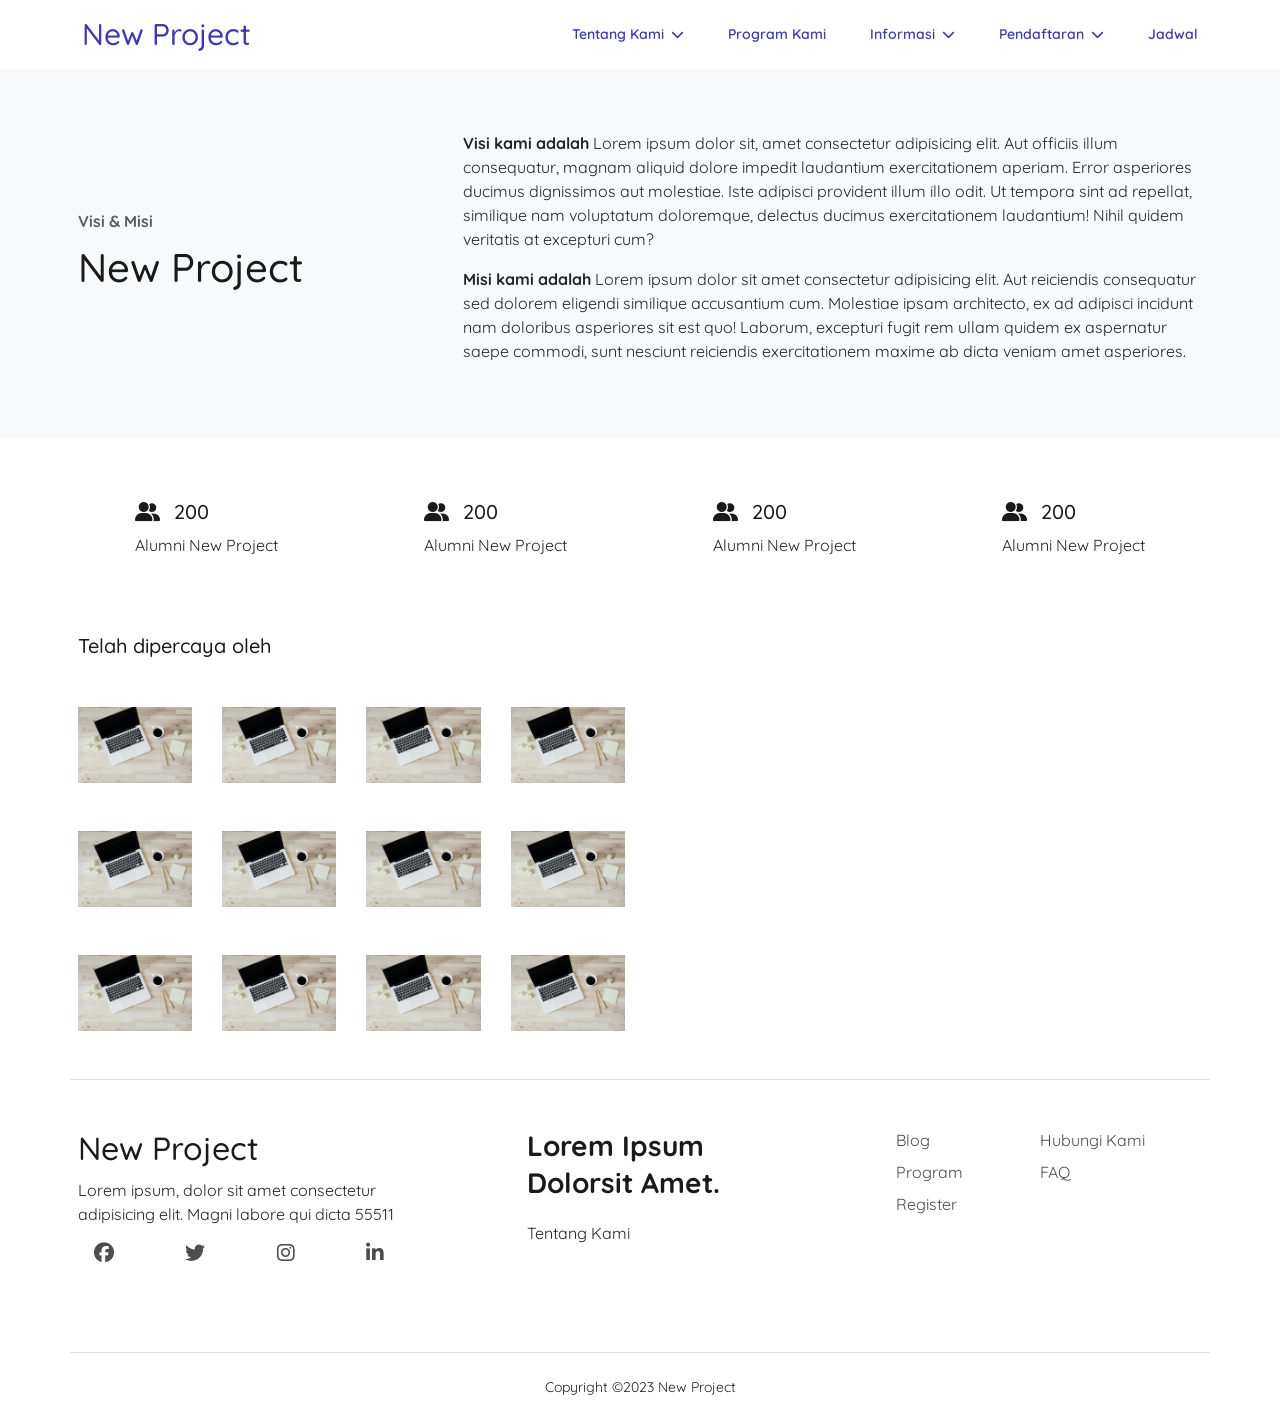
<file: about-us.html>
<!DOCTYPE html>
<html lang="en">
  <head>
    <meta charset="UTF-8" />
    <meta http-equiv="X-UA-Compatible" content="IE=edge" />
    <meta name="viewport" content="width=device-width, initial-scale=1.0" />
    <title>New Project</title>

    <!-- Font Awesome -->
    <link
      rel="stylesheet"
      href="https://cdnjs.cloudflare.com/ajax/libs/font-awesome/6.1.2/css/all.min.css"
      integrity="sha512-1sCRPdkRXhBV2PBLUdRb4tMg1w2YPf37qatUFeS7zlBy7jJI8Lf4VHwWfZZfpXtYSLy85pkm9GaYVYMfw5BC1A=="
      crossorigin="anonymous"
      referrerpolicy="no-referrer"
    />

    <!-- CSS only -->
    <!-- CSS only -->
    <link
      href="https://cdn.jsdelivr.net/npm/bootstrap@5.2.3/dist/css/bootstrap.min.css"
      rel="stylesheet"
      integrity="sha384-rbsA2VBKQhggwzxH7pPCaAqO46MgnOM80zW1RWuH61DGLwZJEdK2Kadq2F9CUG65"
      crossorigin="anonymous"
    />

    <link
      rel="stylesheet"
      href="https://cdnjs.cloudflare.com/ajax/libs/OwlCarousel2/2.3.4/assets/owl.carousel.min.css"
      integrity="sha512-tS3S5qG0BlhnQROyJXvNjeEM4UpMXHrQfTGmbQ1gKmelCxlSEBUaxhRBj/EFTzpbP4RVSrpEikbmdJobCvhE3g=="
      crossorigin="anonymous"
      referrerpolicy="no-referrer"
    />

    <link
      rel="stylesheet"
      href="https://cdnjs.cloudflare.com/ajax/libs/animate.css/4.1.1/animate.min.css"
    />

    <!-- Link Swiper's CSS -->
    <link
      rel="stylesheet"
      href="https://cdn.jsdelivr.net/npm/swiper/swiper-bundle.min.css"
    />

    <!-- Custom Style -->
    <link rel="stylesheet" href="css/style.css" />
    <link rel="stylesheet" href="css/responsive.css" />
  </head>
  <body>
    <div class="main-wrapper">
      <!-- header start -->
      <header class="header pages fixed-top">
        <div class="container-xl">
          <div
            class="header-main d-flex justify-content-between align-items-center"
          >
            <!-- <div class="header-logo">
              <a href="/" class="">
                <img src="/img/logo.png" alt="New Project" />
              </a>
            </div> -->
            <a class="header-brand">New Project</a>
            <div class="open-header-menu">
              <span></span>
            </div>
            <div class="menu-overlay"></div>
            <nav class="header-menu">
              <div class="close-header-menu">
                <i class="fas fa-times"></i>
              </div>
              <ul class="menu">
                <li class="menu-item menu-item-has-children">
                  <a href="#" data-bs-toggle="sub-menu"
                    >Tentang Kami <i class="fas fa-chevron-down"></i
                  ></a>
                  <ul class="sub-menu">
                    <li class="sub-menu-item">
                      <a class="nav-link" href="/">Profil Perusahaan</a>
                    </li>
                    <li class="sub-menu-item">
                      <a lass="nav-link" href="/">Daftar Alumni</a>
                    </li>
                    <li class="sub-menu-item">
                      <a
                        class="nav-link"
                        href="https://fitrife.github.io/theme-course-project/contact-us.html"
                        >Hubungi Kami</a
                      >
                    </li>
                  </ul>
                </li>
                <li class="menu-item menu-item-has-children">
                  <a href="https://fitrife.github.io/theme-course-project/courses.html" data-bs-toggle="sub-menu"
                    >Program Kami</i
                  ></a>
                  <!-- <ul class="sub-menu">
                    <li class="sub-menu-item">
                      <a
                        class="nav-link"
                        href="/sertifikasi/sertifikasi-kemnaker-ri"
                        >Sertifikasi Kemnaker RI</a
                      >
                    </li>
                    <li class="sub-menu-item">
                      <a class="nav-link" href="/sertifikasi/sertifikasi-bnsp"
                        >Sertifikasi BNSP</a
                      >
                    </li>
                    <li class="sub-menu-item">
                      <a
                        class="nav-link"
                        href="/program-pembinaan/juru-las-welder"
                        >Sertifikasi Juru Las</a
                      >
                    </li>
                    <li class="sub-menu-item">
                      <a class="nav-link" href="/pengurusan-sio"
                        >Pengurusan SIO</a
                      >
                    </li>
                  </ul> -->
                </li>
                <li class="menu-item menu-item-has-children">
                  <a href="#" data-bs-toggle="sub-menu"
                    >Informasi <i class="fas fa-chevron-down"></i
                  ></a>
                  <ul class="sub-menu">
                    <!-- <li class="sub-menu-item">
                      <a class="nav-link" href="/unduh-peraturan-k3"
                        >Unduh Peraturan K3 RI</a
                      >
                    </li> -->
                    <li class="sub-menu-item">
                      <a class="nav-link" href="https://fitrife.github.io/theme-course-project/blog.html">Artikel</a>
                    </li>
                    <!-- <li class="sub-menu-item">
                      <a class="nav-link" href="/info-loker-k3">Info Loker</a>
                    </li> -->
                    <li class="sub-menu-item">
                      <a class="nav-link" href="#">Galeri</a>
                    </li>
                  </ul>
                </li>
                <li class="menu-item menu-item-has-children">
                  <a href="#" data-bs-toggle="sub-menu"
                    >Pendaftaran <i class="fas fa-chevron-down"></i
                  ></a>
                  <!-- <ul class="sub-menu">
                    <li class="sub-menu-item">
                      <a class="nav-link" href="/pendaftaran-kemnaker-ri"
                        >Training Kemnaker RI</a
                      >
                    </li>
                    <li class="sub-menu-item">
                      <a class="nav-link" href="/pendaftaran-bnsp"
                        >Training BNSP</a
                      >
                    </li>
                    <li class="sub-menu-item">
                      <a class="nav-link" href="/permohonan-inhouse-training"
                        >Permohonan InHouse Training</a
                      >
                    </li>
                  </ul> -->
                </li>
                <li class="menu-item">
                  <a class="nav-link" href="https://fitrife.github.io/theme-course-project/event-schedules.html">jadwal</a>
                </li>
              </ul>
            </nav>
          </div>
        </div>
      </header>
      <!-- header end -->

      <div class="content-wrapper">
        <!-- about banner start -->
        <section
          class="about-banner d-flex align-items-center bg-light section-padding"
        >
          <div class="container">
            <div class="row justify-content-center align-items-center">
              <div class="col-md-4">
                <div class="blog-banner">
                  <p class="text-muted fw-bold mb-2">Visi & Misi</p>
                  <h1 class="blog-title">New Project</h1>
                </div>
              </div>
              <div class="col-md-8">
                <div class="vision">
                  <p>
                    <span class="fw-bold">Visi kami adalah </span>Lorem ipsum
                    dolor sit, amet consectetur adipisicing elit. Aut officiis
                    illum consequatur, magnam aliquid dolore impedit laudantium
                    exercitationem aperiam. Error asperiores ducimus dignissimos
                    aut molestiae. Iste adipisci provident illum illo odit. Ut
                    tempora sint ad repellat, similique nam voluptatum
                    doloremque, delectus ducimus exercitationem laudantium!
                    Nihil quidem veritatis at excepturi cum?
                  </p>
                </div>
                <div class="mission">
                  <p>
                    <span class="fw-bold">Misi kami adalah </span>Lorem ipsum
                    dolor sit amet consectetur adipisicing elit. Aut reiciendis
                    consequatur sed dolorem eligendi similique accusantium cum.
                    Molestiae ipsam architecto, ex ad adipisci incidunt nam
                    doloribus asperiores sit est quo! Laborum, excepturi fugit
                    rem ullam quidem ex aspernatur saepe commodi, sunt nesciunt
                    reiciendis exercitationem maxime ab dicta veniam amet
                    asperiores.
                  </p>
                </div>
              </div>
            </div>
          </div>
        </section>
        <!-- about banner end -->

        <!-- about achievements start -->
        <section class="about-achievements section-padding">
          <div class="container">
            <div class="row d-flex justify-content-center align-items-center">
              <div
                class="col-md d-flex justify-content-center align-items-center"
              >
                <div class="alumni-count">
                  <h5><i class="fa-solid fa-user-group me-2"></i> 200</h5>
                  <p>Alumni New Project</p>
                </div>
              </div>
              <div
                class="col-md d-flex justify-content-center align-items-center"
              >
                <div class="alumni-count">
                  <h5><i class="fa-solid fa-user-group me-2"></i> 200</h5>
                  <p>Alumni New Project</p>
                </div>
              </div>
              <div
                class="col-md d-flex justify-content-center align-items-center"
              >
                <div class="alumni-count">
                  <h5><i class="fa-solid fa-user-group me-2"></i> 200</h5>
                  <p>Alumni New Project</p>
                </div>
              </div>
              <div
                class="col-md d-flex justify-content-center align-items-center"
              >
                <div class="alumni-count">
                  <h5><i class="fa-solid fa-user-group me-2"></i> 200</h5>
                  <p>Alumni New Project</p>
                </div>
              </div>
            </div>
          </div>
        </section>
        <!-- about achievements end -->

        <!-- about clients start -->
        <section class="about-clients">
          <div class="container">
            <h5 class="mb-5">Telah dipercaya oleh</h5>
            <div class="row d-flex justify-content-center">
              <div class="col-lg-6">
                <div
                  class="row d-flex justify-content-center align-items-center"
                >
                  <div class="col-md mb-5">
                    <img src="img/img-blog.jpg" alt="" />
                  </div>
                  <div class="col-md mb-5">
                    <img src="img/img-blog.jpg" alt="" />
                  </div>
                  <div class="col-md mb-5">
                    <img src="img/img-blog.jpg" alt="" />
                  </div>
                  <div class="col-md mb-5">
                    <img src="img/img-blog.jpg" alt="" />
                  </div>
                </div>
                <div
                  class="row d-flex justify-content-center align-items-center"
                >
                  <div class="col-md mb-5">
                    <img src="img/img-blog.jpg" alt="" />
                  </div>
                  <div class="col-md mb-5">
                    <img src="img/img-blog.jpg" alt="" />
                  </div>
                  <div class="col-md mb-5">
                    <img src="img/img-blog.jpg" alt="" />
                  </div>
                  <div class="col-md mb-5">
                    <img src="img/img-blog.jpg" alt="" />
                  </div>
                </div>
                <div
                  class="row d-flex justify-content-center align-items-center"
                >
                  <div class="col-md mb-5">
                    <img src="img/img-blog.jpg" alt="" />
                  </div>
                  <div class="col-md mb-5">
                    <img src="img/img-blog.jpg" alt="" />
                  </div>
                  <div class="col-md mb-5">
                    <img src="img/img-blog.jpg" alt="" />
                  </div>
                  <div class="col-md mb-5">
                    <img src="img/img-blog.jpg" alt="" />
                  </div>
                </div>
              </div>
              <div class="col-lg-6">
                <div class="ratio ratio-16x9">
                  <iframe
                    id="player-1"
                    src="https://www.youtube.com/embed/LWBNRyNCWCQ"
                    title="YouTube video player"
                    allow="accelerometer; autoplay; clipboard-write; encrypted-media; gyroscope; picture-in-picture"
                    allowfullscreen
                  ></iframe>
                </div>
              </div>
            </div>
          </div>
        </section>
        <!-- about clients end -->
      </div>

      <footer class="footer position-relative">
        <div class="footer-top">
          <div class="container border-top border-bottom">
            <div class="row">
              <div class="col-md-4 order-md-0">
                <div class="py-lg-5">
                  <div class="footer-item">
                    <div class="footer-brand">
                      <h2>New Project</h2>
                    </div>
                    <div class="footer-address">
                      <p>
                        Lorem ipsum, dolor sit amet consectetur adipisicing
                        elit. Magni labore qui dicta 55511
                      </p>
                    </div>
                    <div class="footer-social-media">
                      <ul
                        class="sosmed-items d-flex me-5 ms-3 justify-content-between"
                      >
                        <li>
                          <a href="https://www.facebook.com/intansafety"
                            ><i class="fab fa-facebook icon fs-5"></i
                          ></a>
                        </li>
                        <li>
                          <a href="https://twitter.com/intansafety_yk?lang=en"
                            ><i class="fab fa-twitter icon fs-5"></i
                          ></a>
                        </li>
                        <li>
                          <a href="https://www.instagram.com/intansafetyjogja/"
                            ><i class="fab fa-instagram icon fs-5"></i
                          ></a>
                        </li>
                        <li>
                          <a
                            href="https://id.linkedin.com/company/intansafetyjogja"
                            ><i class="fab fa-linkedin-in icon fs-5"></i
                          ></a>
                        </li>
                      </ul>
                    </div>
                  </div>
                </div>
              </div>
              <div class="col-md-8 order-md-1">
                <div class="row justify-content-end py-lg-5">
                  <div class="col-md-5 mt-3 mt-md-0">
                    <div class="footer-item text-start">
                      <h3 class="fs-3 fw-bolder">Lorem ipsum dolorsit amet.</h3>
                      <p>Tentang Kami</p>
                    </div>
                  </div>
                  <div class="col-6 col-md-3 col-sm-6 mt-3 mt-md-0">
                    <div class="footer-item ms-md-5 text-start">
                      <ul>
                        <li><a href="#">Blog</a></li>
                        <li><a href="#">Program</a></li>
                        <li><a href="#">Register</a></li>
                      </ul>
                    </div>
                  </div>
                  <div class="col-6 col-md-3 col-sm-6 mt-3 mt-md-0">
                    <div class="footer-item text-start">
                      <ul>
                        <li><a href="#">Hubungi Kami</a></li>
                        <li><a href="#">FAQ</a></li>
                      </ul>
                    </div>
                  </div>
                </div>
              </div>
            </div>
          </div>
        </div>
        <div class="footer-bottom">
          <div class="container">
            <p class="m-0 py-4 text-center">Copyright &copy;2023 New Project</p>
          </div>
        </div>
      </footer>
    </div>

    <!-- JavaScript Bundle with Popper -->
    <!-- JavaScript Bundle with Popper -->
    <script
      src="https://cdn.jsdelivr.net/npm/bootstrap@5.2.3/dist/js/bootstrap.bundle.min.js"
      integrity="sha384-kenU1KFdBIe4zVF0s0G1M5b4hcpxyD9F7jL+jjXkk+Q2h455rYXK/7HAuoJl+0I4"
      crossorigin="anonymous"
    ></script>

    <script
      src="https://code.jquery.com/jquery-3.6.1.min.js"
      integrity="sha256-o88AwQnZB+VDvE9tvIXrMQaPlFFSUTR+nldQm1LuPXQ="
      crossorigin="anonymous"
    ></script>
    <script
      src="https://cdnjs.cloudflare.com/ajax/libs/OwlCarousel2/2.3.4/owl.carousel.min.js"
      integrity="sha512-bPs7Ae6pVvhOSiIcyUClR7/q2OAsRiovw4vAkX+zJbw3ShAeeqezq50RIIcIURq7Oa20rW2n2q+fyXBNcU9lrw=="
      crossorigin="anonymous"
      referrerpolicy="no-referrer"
    ></script>
    <script src="js/main.js"></script>
  </body>
</html>
</file>
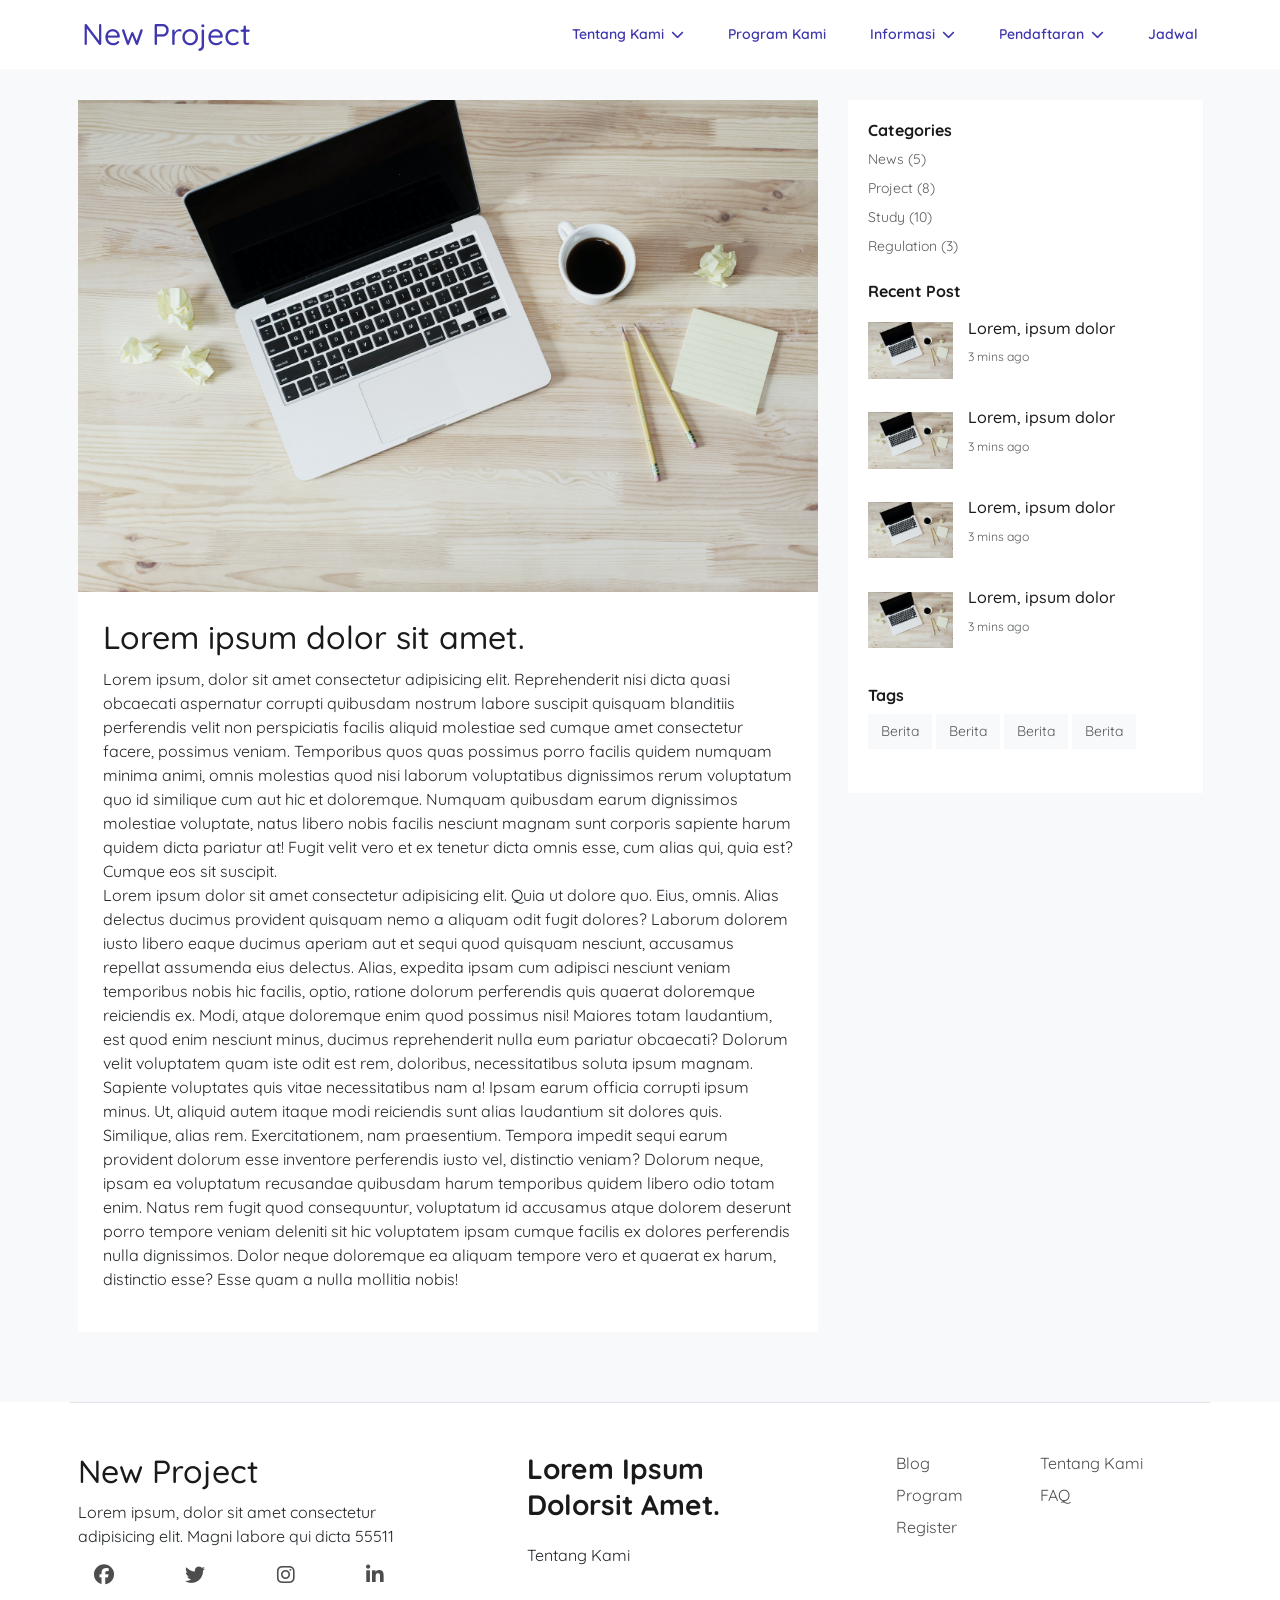
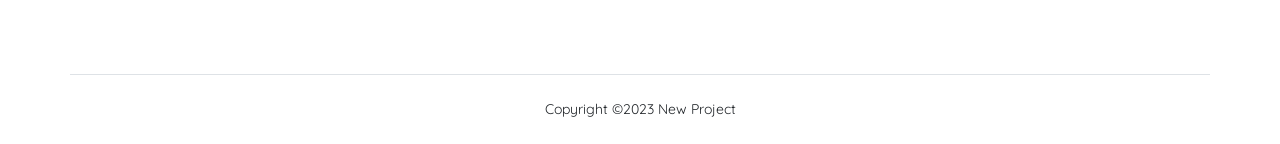
<file: blog-detail.html>
<!DOCTYPE html>
<html lang="en">
  <head>
    <meta charset="UTF-8" />
    <meta http-equiv="X-UA-Compatible" content="IE=edge" />
    <meta name="viewport" content="width=device-width, initial-scale=1.0" />
    <title>New Project</title>

    <!-- Font Awesome -->
    <link
      rel="stylesheet"
      href="https://cdnjs.cloudflare.com/ajax/libs/font-awesome/6.1.2/css/all.min.css"
      integrity="sha512-1sCRPdkRXhBV2PBLUdRb4tMg1w2YPf37qatUFeS7zlBy7jJI8Lf4VHwWfZZfpXtYSLy85pkm9GaYVYMfw5BC1A=="
      crossorigin="anonymous"
      referrerpolicy="no-referrer"
    />

    <!-- CSS only -->
    <!-- CSS only -->
    <link
      href="https://cdn.jsdelivr.net/npm/bootstrap@5.2.3/dist/css/bootstrap.min.css"
      rel="stylesheet"
      integrity="sha384-rbsA2VBKQhggwzxH7pPCaAqO46MgnOM80zW1RWuH61DGLwZJEdK2Kadq2F9CUG65"
      crossorigin="anonymous"
    />

    <link
      rel="stylesheet"
      href="https://cdnjs.cloudflare.com/ajax/libs/OwlCarousel2/2.3.4/assets/owl.carousel.min.css"
      integrity="sha512-tS3S5qG0BlhnQROyJXvNjeEM4UpMXHrQfTGmbQ1gKmelCxlSEBUaxhRBj/EFTzpbP4RVSrpEikbmdJobCvhE3g=="
      crossorigin="anonymous"
      referrerpolicy="no-referrer"
    />

    <link
      rel="stylesheet"
      href="https://cdnjs.cloudflare.com/ajax/libs/animate.css/4.1.1/animate.min.css"
    />

    <!-- Link Swiper's CSS -->
    <link
      rel="stylesheet"
      href="https://cdn.jsdelivr.net/npm/swiper/swiper-bundle.min.css"
    />

    <!-- Custom Style -->
    <link rel="stylesheet" href="css/style.css" />
    <link rel="stylesheet" href="css/responsive.css" />
  </head>
  <body>
    <div class="main-wrapper">
      <!-- header start -->
      <header class="header pages fixed-top">
        <div class="container-xl">
          <div
            class="header-main d-flex justify-content-between align-items-center"
          >
            <!-- <div class="header-logo">
              <a href="/" class="">
                <img src="/img/logo.png" alt="New Project" />
              </a>
            </div> -->
            <a class="header-brand">New Project</a>
            <div class="open-header-menu">
              <span></span>
            </div>
            <div class="menu-overlay"></div>
            <nav class="header-menu">
              <div class="close-header-menu">
                <i class="fas fa-times"></i>
              </div>
              <ul class="menu">
                <li class="menu-item menu-item-has-children">
                  <a href="#" data-bs-toggle="sub-menu"
                    >Tentang Kami <i class="fas fa-chevron-down"></i
                  ></a>
                  <ul class="sub-menu">
                    <li class="sub-menu-item">
                      <a class="nav-link" href="/">Profil Perusahaan</a>
                    </li>
                    <li class="sub-menu-item">
                      <a lass="nav-link" href="/">Daftar Alumni</a>
                    </li>
                    <li class="sub-menu-item">
                      <a
                        class="nav-link"
                        href="https://fitrife.github.io/theme-course-project/contact-us.html"
                        >Hubungi Kami</a
                      >
                    </li>
                  </ul>
                </li>
                <li class="menu-item menu-item-has-children">
                  <a href="https://fitrife.github.io/theme-course-project/courses.html" data-bs-toggle="sub-menu"
                    >Program Kami</i
                  ></a>
                  <!-- <ul class="sub-menu">
                    <li class="sub-menu-item">
                      <a
                        class="nav-link"
                        href="/sertifikasi/sertifikasi-kemnaker-ri"
                        >Sertifikasi Kemnaker RI</a
                      >
                    </li>
                    <li class="sub-menu-item">
                      <a class="nav-link" href="/sertifikasi/sertifikasi-bnsp"
                        >Sertifikasi BNSP</a
                      >
                    </li>
                    <li class="sub-menu-item">
                      <a
                        class="nav-link"
                        href="/program-pembinaan/juru-las-welder"
                        >Sertifikasi Juru Las</a
                      >
                    </li>
                    <li class="sub-menu-item">
                      <a class="nav-link" href="/pengurusan-sio"
                        >Pengurusan SIO</a
                      >
                    </li>
                  </ul> -->
                </li>
                <li class="menu-item menu-item-has-children">
                  <a href="#" data-bs-toggle="sub-menu"
                    >Informasi <i class="fas fa-chevron-down"></i
                  ></a>
                  <ul class="sub-menu">
                    <!-- <li class="sub-menu-item">
                      <a class="nav-link" href="/unduh-peraturan-k3"
                        >Unduh Peraturan K3 RI</a
                      >
                    </li> -->
                    <li class="sub-menu-item">
                      <a class="nav-link" href="https://fitrife.github.io/theme-course-project/blog.html">Artikel</a>
                    </li>
                    <!-- <li class="sub-menu-item">
                      <a class="nav-link" href="/info-loker-k3">Info Loker</a>
                    </li> -->
                    <li class="sub-menu-item">
                      <a class="nav-link" href="#">Galeri</a>
                    </li>
                  </ul>
                </li>
                <li class="menu-item menu-item-has-children">
                  <a href="#" data-bs-toggle="sub-menu"
                    >Pendaftaran <i class="fas fa-chevron-down"></i
                  ></a>
                  <!-- <ul class="sub-menu">
                    <li class="sub-menu-item">
                      <a class="nav-link" href="/pendaftaran-kemnaker-ri"
                        >Training Kemnaker RI</a
                      >
                    </li>
                    <li class="sub-menu-item">
                      <a class="nav-link" href="/pendaftaran-bnsp"
                        >Training BNSP</a
                      >
                    </li>
                    <li class="sub-menu-item">
                      <a class="nav-link" href="/permohonan-inhouse-training"
                        >Permohonan InHouse Training</a
                      >
                    </li>
                  </ul> -->
                </li>
                <li class="menu-item">
                  <a class="nav-link" href="https://fitrife.github.io/theme-course-project/event-schedules.html">jadwal</a>
                </li>
              </ul>
            </nav>
          </div>
        </div>
      </header>
      <!-- header end -->

      <!-- <section class="blog-banner d-flex align-items-center bg-light">
        <div class="container">
          <div class="row justify-content-center align-items-center text-center">
            <div class="col-md-8">
              <div class="blog-banner">
                <p class="text-muted mb-2">Welcome To Our Blog</p>
                <h1 class="blog-title">What do you want to read today?</h1>
              </div>
            </div>
          </div>
        </div>
      </section> -->

      <div class="blog-content d-flex justify-content-center bg-light">
        <div class="container">
          <div class="row d-flex justify-content-center">
            <div class="col-md-8 blog-detail-left">
              <div class="img">
                <img src="img/img-blog.jpg" alt="">
              </div>
              <div class="content">
                <h2 class="title">Lorem ipsum dolor sit amet.</h2>
                <p class="paragraph">Lorem ipsum, dolor sit amet consectetur adipisicing elit. Reprehenderit nisi dicta quasi obcaecati aspernatur corrupti quibusdam nostrum labore suscipit quisquam blanditiis perferendis velit non perspiciatis facilis aliquid molestiae sed cumque amet consectetur facere, possimus veniam. Temporibus quos quas possimus porro facilis quidem numquam minima animi, omnis molestias quod nisi laborum voluptatibus dignissimos rerum voluptatum quo id similique cum aut hic et doloremque. Numquam quibusdam earum dignissimos molestiae voluptate, natus libero nobis facilis nesciunt magnam sunt corporis sapiente harum quidem dicta pariatur at! Fugit velit vero et ex tenetur dicta omnis esse, cum alias qui, quia est? Cumque eos sit suscipit. <br class="mb-3"> Lorem ipsum dolor sit amet consectetur adipisicing elit. Quia ut dolore quo. Eius, omnis. Alias delectus ducimus provident quisquam nemo a aliquam odit fugit dolores? Laborum dolorem iusto libero eaque ducimus aperiam aut et sequi quod quisquam nesciunt, accusamus repellat assumenda eius delectus. Alias, expedita ipsam cum adipisci nesciunt veniam temporibus nobis hic facilis, optio, ratione dolorum perferendis quis quaerat doloremque reiciendis ex. Modi, atque doloremque enim quod possimus nisi! Maiores totam laudantium, est quod enim nesciunt minus, ducimus reprehenderit nulla eum pariatur obcaecati? Dolorum velit voluptatem quam iste odit est rem, doloribus, necessitatibus soluta ipsum magnam. Sapiente voluptates quis vitae necessitatibus nam a! Ipsam earum officia corrupti ipsum minus. Ut, aliquid autem itaque modi reiciendis sunt alias laudantium sit dolores quis. Similique, alias rem. Exercitationem, nam praesentium. Tempora impedit sequi earum provident dolorum esse inventore perferendis iusto vel, distinctio veniam? Dolorum neque, ipsam ea voluptatum recusandae quibusdam harum temporibus quidem libero odio totam enim. Natus rem fugit quod consequuntur, voluptatum id accusamus atque dolorem deserunt porro tempore veniam deleniti sit hic voluptatem ipsam cumque facilis ex dolores perferendis nulla dignissimos. Dolor neque doloremque ea aliquam tempore vero et quaerat ex harum, distinctio esse? Esse quam a nulla mollitia nobis!</p>
              </div>
            </div>
            <div class="col-md-4 blog-detail-right">
              <div class="container">
              <div class="category-box mb-4">
                <h6 class="title fw-bold">Categories</h6>
                <ul class="text-muted">
                  <li class="mb-2">News (5)</li>
                  <li class="mb-2">Project (8)</li>
                  <li class="mb-2">Study (10)</li>
                  <li class="mb-2">Regulation (3)</li>
                </ul>
              </div>
              <div class="recent-box mb-4">
                <h6 class="title fw-bold">Recent Post</h6>
                <ul class="text-muted">
                  <li class="mb-2">
                    <div class="row g-0 justify-content-center align-items-center">
                      <div class="col-md-4">
                        <img src="img/img-blog.jpg" class="img-fluid " alt="...">
                      </div>
                      <div class="col-md-8 p-2 ps-0">
                        <div class="card-body p-0">
                          <h6 class="blog-title">Lorem, ipsum dolor</h6>
                          <p class="blog-created"><small class="text-muted">3 mins ago</small></p>
                        </div>
                      </div>
                    </div>
                  </li>
                  <li class="mb-2">
                    <div class="row g-0 justify-content-center align-items-center">
                      <div class="col-md-4">
                        <img src="img/img-blog.jpg" class="img-fluid " alt="...">
                      </div>
                      <div class="col-md-8 p-2 ps-0">
                        <div class="card-body p-0">
                          <h6 class="blog-title">Lorem, ipsum dolor</h6>
                          <p class="blog-created"><small class="text-muted">3 mins ago</small></p>
                        </div>
                      </div>
                    </div>
                  </li>
                  <li class="mb-2">
                    <div class="row g-0 justify-content-center align-items-center">
                      <div class="col-md-4">
                        <img src="img/img-blog.jpg" class="img-fluid " alt="...">
                      </div>
                      <div class="col-md-8 p-2 ps-0">
                        <div class="card-body p-0">
                          <h6 class="blog-title">Lorem, ipsum dolor</h6>
                          <p class="blog-created"><small class="text-muted">3 mins ago</small></p>
                        </div>
                      </div>
                    </div>
                  </li>
                  <li class="mb-2">
                    <div class="row g-0 justify-content-center align-items-center">
                      <div class="col-md-4">
                        <img src="img/img-blog.jpg" class="img-fluid " alt="...">
                      </div>
                      <div class="col-md-8 p-2 ps-0">
                        <div class="card-body p-0">
                          <h6 class="blog-title">Lorem, ipsum dolor</h6>
                          <p class="blog-created"><small class="text-muted">3 mins ago</small></p>
                        </div>
                      </div>
                    </div>
                  </li>
                </ul>
              </div>
              <div class="tags-box mb-4">
                <h6 class="title fw-bold">Tags</h6>
                <button class="btn btn-light text-muted">
                  Berita
                </button>
                <button class="btn btn-light text-muted">
                  Berita
                </button>
                <button class="btn btn-light text-muted">
                  Berita
                </button>
                <button class="btn btn-light text-muted">
                  Berita
                </button>
              </div>
              </div>
            </div>
          </div>
        </div>
      </div>
      
      </div>

      <footer class="footer position-relative">
        <div class="footer-top">
          <div class="container border-top border-bottom">
            <div class="row">
              <div class="col-md-4 order-md-0">
                <div class="py-lg-5">
                  <div class="footer-item">
                    <div class="footer-brand">
                      <h2>New Project</h2>
                    </div>
                    <div class="footer-address">
                      <p>
                        Lorem ipsum, dolor sit amet consectetur adipisicing
                        elit. Magni labore qui dicta 55511
                      </p>
                    </div>
                    <div class="footer-social-media">
                      <ul
                        class="sosmed-items d-flex me-5 ms-3 justify-content-between"
                      >
                        <li>
                          <a href="https://www.facebook.com/intansafety"
                            ><i class="fab fa-facebook icon fs-5"></i
                          ></a>
                        </li>
                        <li>
                          <a href="https://twitter.com/intansafety_yk?lang=en"
                            ><i class="fab fa-twitter icon fs-5"></i
                          ></a>
                        </li>
                        <li>
                          <a href="https://www.instagram.com/intansafetyjogja/"
                            ><i class="fab fa-instagram icon fs-5"></i
                          ></a>
                        </li>
                        <li>
                          <a
                            href="https://id.linkedin.com/company/intansafetyjogja"
                            ><i class="fab fa-linkedin-in icon fs-5"></i
                          ></a>
                        </li>
                      </ul>
                    </div>
                  </div>
                </div>
              </div>
              <div class="col-md-8 order-md-1">
                <div class="row justify-content-end py-lg-5">
                  <div class="col-md-5 mt-3 mt-md-0">
                    <div class="footer-item">
                      <h3 class="fs-3 fw-bolder">Lorem ipsum dolorsit amet.</h3>
                      <p>Tentang Kami</p>
                    </div>
                  </div>
                  <div class="col-md-3 col-sm-6 mt-3 mt-md-0">
                    <div class="footer-item ms-5">
                      <ul>
                        <li><a href="#">Blog</a></li>
                        <li><a href="#">Program</a></li>
                        <li><a href="#">Register</a></li>
                      </ul>
                    </div>
                  </div>
                  <div class="col-md-3 col-sm-6 mt-3 mt-md-0">
                    <div class="footer-item">
                      <ul>
                        <li><a href="#">Tentang Kami</a></li>
                        <li><a href="#">FAQ</a></li>
                      </ul>
                    </div>
                  </div>
                </div>
              </div>
            </div>
          </div>
        </div>
        <div class="footer-bottom">
          <div class="container">
            <p class="m-0 py-4 text-center">Copyright &copy;2023 New Project</p>
          </div>
        </div>
      </footer>

      <!-- video popup Start -->
      <!-- <div class="video-popup">
        <div class="video-popup-inner">
          <i class="fa-solid fa-circle-xmark video-popup-close"></i>
          <div class="iframe-box">
            <iframe
              id="player-1"
              src="https://www.youtube.com/embed/LWBNRyNCWCQ"
              title="YouTube video player"
              allow="accelerometer; autoplay; clipboard-write; encrypted-media; gyroscope; picture-in-picture"
              allowfullscreen
            ></iframe>
          </div>
        </div>
      </div> -->
      <!-- video popup end -->
    </div>

    <!-- course preview modal start -->
    <div
      class="modal fade video-modal js-course-preview-modal"
      id="video-modal"
      tabindex="-1"
      aria-labelledby="exampleModalLabel"
      aria-hidden="true"
    >
      <div class="modal-dialog modal-lg modal-dialog-centered">
        <div class="modal-content">
          <div class="modal-body p-0">
            <button
              type="button"
              class="btn-close"
              data-bs-dismiss="modal"
              aria-label="Close"
            >
              <i class="fa-solid fa-circle-xmark"></i>
            </button>
            <div class="ratio ratio-16x9">
              <iframe
                id="player-1"
                src="https://www.youtube.com/embed/LWBNRyNCWCQ"
                title="YouTube video player"
                allow="accelerometer; autoplay; clipboard-write; encrypted-media; gyroscope; picture-in-picture"
                allowfullscreen
              ></iframe>
            </div>
          </div>
        </div>
      </div>
    </div>
    <!-- course preview modal end -->

    <!-- JavaScript Bundle with Popper -->
    <!-- JavaScript Bundle with Popper -->
    <script
      src="https://cdn.jsdelivr.net/npm/bootstrap@5.2.3/dist/js/bootstrap.bundle.min.js"
      integrity="sha384-kenU1KFdBIe4zVF0s0G1M5b4hcpxyD9F7jL+jjXkk+Q2h455rYXK/7HAuoJl+0I4"
      crossorigin="anonymous"
    ></script>

    <script
      src="https://code.jquery.com/jquery-3.6.1.min.js"
      integrity="sha256-o88AwQnZB+VDvE9tvIXrMQaPlFFSUTR+nldQm1LuPXQ="
      crossorigin="anonymous"
    ></script>
    <script
      src="https://cdnjs.cloudflare.com/ajax/libs/OwlCarousel2/2.3.4/owl.carousel.min.js"
      integrity="sha512-bPs7Ae6pVvhOSiIcyUClR7/q2OAsRiovw4vAkX+zJbw3ShAeeqezq50RIIcIURq7Oa20rW2n2q+fyXBNcU9lrw=="
      crossorigin="anonymous"
      referrerpolicy="no-referrer"
    ></script>
    <script src="js/main.js"></script>
  </body>
</html>
</file>
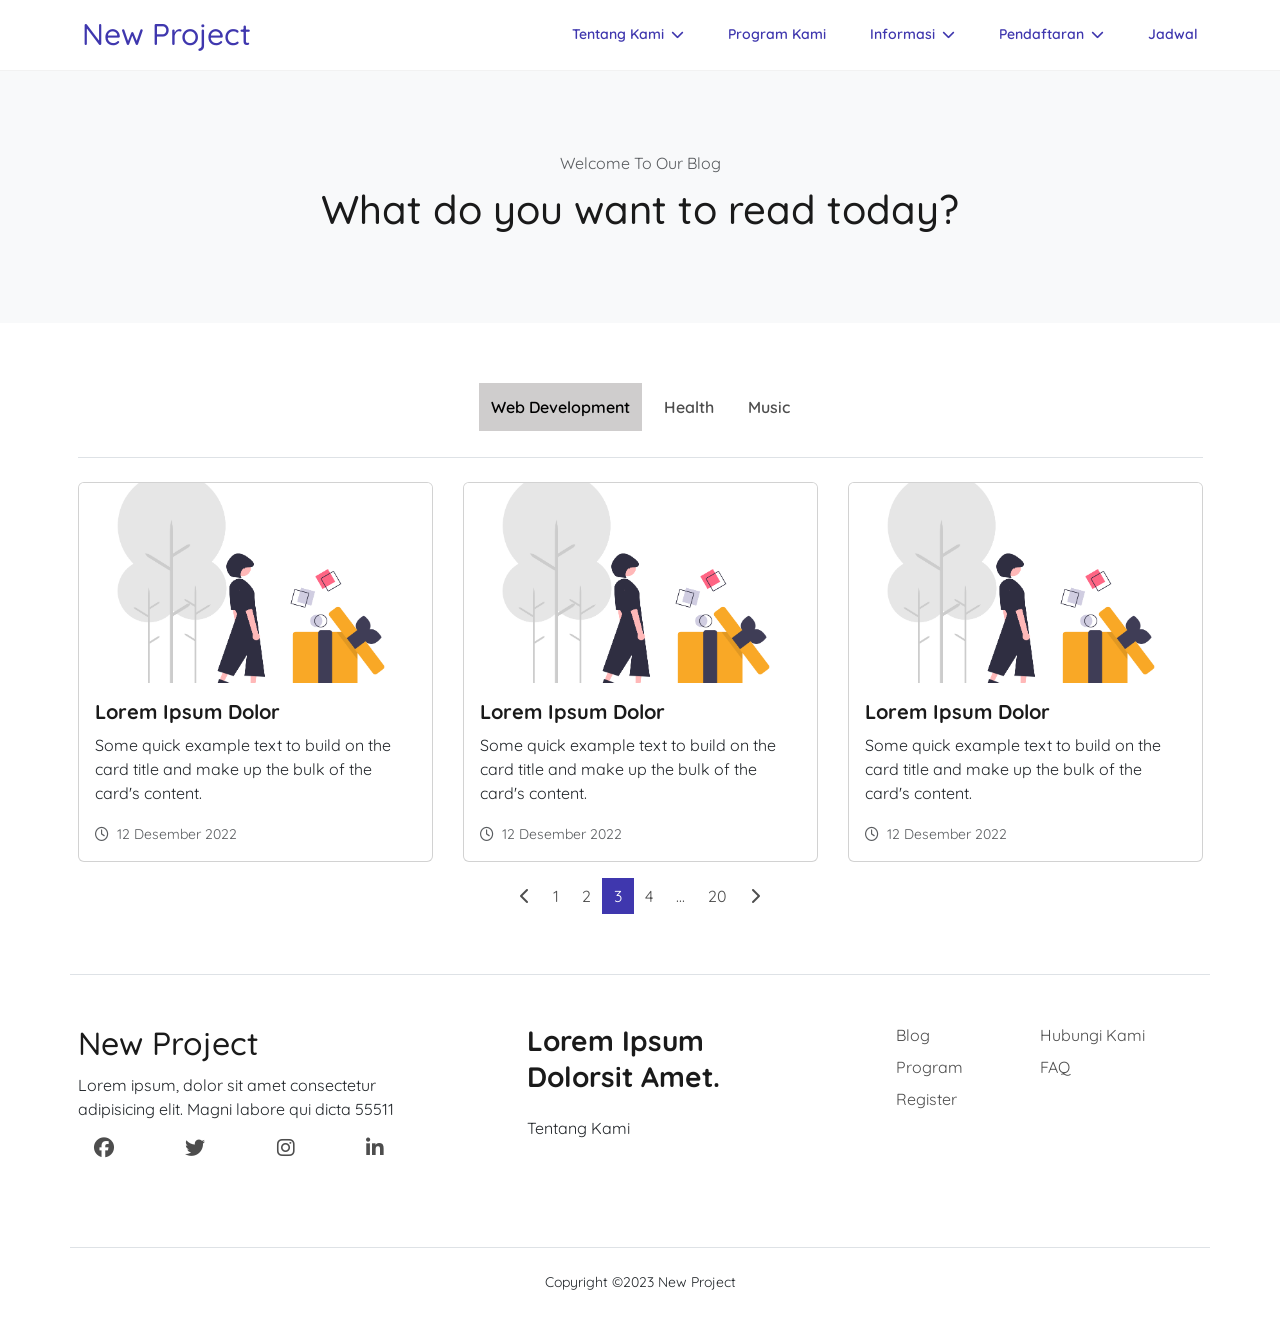
<file: blog.html>
<!DOCTYPE html>
<html lang="en">
  <head>
    <meta charset="UTF-8" />
    <meta http-equiv="X-UA-Compatible" content="IE=edge" />
    <meta name="viewport" content="width=device-width, initial-scale=1.0" />
    <title>New Project</title>

    <!-- Font Awesome -->
    <link
      rel="stylesheet"
      href="https://cdnjs.cloudflare.com/ajax/libs/font-awesome/6.1.2/css/all.min.css"
      integrity="sha512-1sCRPdkRXhBV2PBLUdRb4tMg1w2YPf37qatUFeS7zlBy7jJI8Lf4VHwWfZZfpXtYSLy85pkm9GaYVYMfw5BC1A=="
      crossorigin="anonymous"
      referrerpolicy="no-referrer"
    />

    <!-- CSS only -->
    <!-- CSS only -->
    <link
      href="https://cdn.jsdelivr.net/npm/bootstrap@5.2.3/dist/css/bootstrap.min.css"
      rel="stylesheet"
      integrity="sha384-rbsA2VBKQhggwzxH7pPCaAqO46MgnOM80zW1RWuH61DGLwZJEdK2Kadq2F9CUG65"
      crossorigin="anonymous"
    />

    <link
      rel="stylesheet"
      href="https://cdnjs.cloudflare.com/ajax/libs/OwlCarousel2/2.3.4/assets/owl.carousel.min.css"
      integrity="sha512-tS3S5qG0BlhnQROyJXvNjeEM4UpMXHrQfTGmbQ1gKmelCxlSEBUaxhRBj/EFTzpbP4RVSrpEikbmdJobCvhE3g=="
      crossorigin="anonymous"
      referrerpolicy="no-referrer"
    />

    <link
      rel="stylesheet"
      href="https://cdnjs.cloudflare.com/ajax/libs/animate.css/4.1.1/animate.min.css"
    />

    <!-- Link Swiper's CSS -->
    <link
      rel="stylesheet"
      href="https://cdn.jsdelivr.net/npm/swiper/swiper-bundle.min.css"
    />

    <!-- Custom Style -->
    <link rel="stylesheet" href="css/style.css" />
    <link rel="stylesheet" href="css/responsive.css" />
  </head>
  <body>
    <div class="main-wrapper">
      <!-- header start -->
      <header class="header pages fixed-top">
        <div class="container-xl">
          <div
            class="header-main d-flex justify-content-between align-items-center"
          >
            <!-- <div class="header-logo">
              <a href="/" class="">
                <img src="/img/logo.png" alt="New Project" />
              </a>
            </div> -->
            <a class="header-brand">New Project</a>
            <div class="open-header-menu">
              <span></span>
            </div>
            <div class="menu-overlay"></div>
            <nav class="header-menu">
              <div class="close-header-menu">
                <i class="fas fa-times"></i>
              </div>
              <ul class="menu">
                <li class="menu-item menu-item-has-children">
                  <a href="#" data-bs-toggle="sub-menu"
                    >Tentang Kami <i class="fas fa-chevron-down"></i
                  ></a>
                  <ul class="sub-menu">
                    <li class="sub-menu-item">
                      <a class="nav-link" href="/">Profil Perusahaan</a>
                    </li>
                    <li class="sub-menu-item">
                      <a lass="nav-link" href="/">Daftar Alumni</a>
                    </li>
                    <li class="sub-menu-item">
                      <a
                        class="nav-link"
                        href="https://fitrife.github.io/theme-course-project/contact-us.html"
                        >Hubungi Kami</a
                      >
                    </li>
                  </ul>
                </li>
                <li class="menu-item menu-item-has-children">
                  <a href="https://fitrife.github.io/theme-course-project/courses.html" data-bs-toggle="sub-menu"
                    >Program Kami</i
                  ></a>
                  <!-- <ul class="sub-menu">
                    <li class="sub-menu-item">
                      <a
                        class="nav-link"
                        href="/sertifikasi/sertifikasi-kemnaker-ri"
                        >Sertifikasi Kemnaker RI</a
                      >
                    </li>
                    <li class="sub-menu-item">
                      <a class="nav-link" href="/sertifikasi/sertifikasi-bnsp"
                        >Sertifikasi BNSP</a
                      >
                    </li>
                    <li class="sub-menu-item">
                      <a
                        class="nav-link"
                        href="/program-pembinaan/juru-las-welder"
                        >Sertifikasi Juru Las</a
                      >
                    </li>
                    <li class="sub-menu-item">
                      <a class="nav-link" href="/pengurusan-sio"
                        >Pengurusan SIO</a
                      >
                    </li>
                  </ul> -->
                </li>
                <li class="menu-item menu-item-has-children">
                  <a href="#" data-bs-toggle="sub-menu"
                    >Informasi <i class="fas fa-chevron-down"></i
                  ></a>
                  <ul class="sub-menu">
                    <!-- <li class="sub-menu-item">
                      <a class="nav-link" href="/unduh-peraturan-k3"
                        >Unduh Peraturan K3 RI</a
                      >
                    </li> -->
                    <li class="sub-menu-item">
                      <a class="nav-link" href="https://fitrife.github.io/theme-course-project/blog.html">Artikel</a>
                    </li>
                    <!-- <li class="sub-menu-item">
                      <a class="nav-link" href="/info-loker-k3">Info Loker</a>
                    </li> -->
                    <li class="sub-menu-item">
                      <a class="nav-link" href="#">Galeri</a>
                    </li>
                  </ul>
                </li>
                <li class="menu-item menu-item-has-children">
                  <a href="#" data-bs-toggle="sub-menu"
                    >Pendaftaran <i class="fas fa-chevron-down"></i
                  ></a>
                  <!-- <ul class="sub-menu">
                    <li class="sub-menu-item">
                      <a class="nav-link" href="/pendaftaran-kemnaker-ri"
                        >Training Kemnaker RI</a
                      >
                    </li>
                    <li class="sub-menu-item">
                      <a class="nav-link" href="/pendaftaran-bnsp"
                        >Training BNSP</a
                      >
                    </li>
                    <li class="sub-menu-item">
                      <a class="nav-link" href="/permohonan-inhouse-training"
                        >Permohonan InHouse Training</a
                      >
                    </li>
                  </ul> -->
                </li>
                <li class="menu-item">
                  <a class="nav-link" href="https://fitrife.github.io/theme-course-project/event-schedules.html">jadwal</a>
                </li>
              </ul>
            </nav>
          </div>
        </div>
      </header>
      <!-- header end -->

      <div class="content-wrapper">
        <section class="blog-banner d-flex align-items-center bg-light banner-padding">
          <div class="container">
            <div class="row justify-content-center align-items-center text-center">
              <div class="col-md-8">
                <div class="blog-banner">
                  <p class="text-muted mb-2">Welcome To Our Blog</p>
                  <h1 class="blog-title">What do you want to read today?</h1>
                </div>
              </div>
            </div>
          </div>
        </section>
  
        <!-- courses section start -->
        <section class="blog-items section-padding">
          <div class="container">
            <div class="row">
              <div class="col-12">
                <nav>
                  <div class="nav nav-tabs border-0 justify-content-center mb-4 pb-3 border-bottom" id="nav-tab" role="tablist">
                    <button class="nav-link active" id="web-development-tab" data-bs-toggle="tab" data-bs-target="#web-development" type="button" role="tab" aria-controls="web-development" aria-selected="true">web development</button>
                    <button class="nav-link" id="health-tab" data-bs-toggle="tab" data-bs-target="#health" type="button" role="tab" aria-controls="health" aria-selected="false">health</button>
                    <button class="nav-link" id="music-tab" data-bs-toggle="tab" data-bs-target="#music" type="button" role="tab" aria-controls="music" aria-selected="false">music</button>
                  </div>
                </nav>
                <div class="tab-content" id="nav-tabContent">
                  <div class="tab-pane fade show active" id="web-development" role="tabpanel" aria-labelledby="web-development-tab">
                      <div class="row justify-content-center gx-2">
                          <!-- blog item start -->
                          <div class="col-md-9 col-lg-4 mb-lg-0 mb-4">
                              <a href="#" class="card">
                                <div class="card-img">
                                  <img src="img/gift.png" class="card-img-top" alt="...">
                                </div>
                                <div class="card-body">
                                  <h5 class="blog-title fw-bold text-capitalize">Lorem ipsum dolor</h5>
                                  <p class="blog-excerpt text-dark">Some quick example text to build on the card title and make up the bulk of the card's content.</p>
                                  <span class="text-muted created-at"><i class="fa-regular fa-clock me-1"></i> 12 Desember 2022</span>
                                </div>
                              </a>
                          </div>
                          <!-- blog item end -->
                          <!-- blog item start -->
                          <div class="col-md-9 col-lg-4 mb-lg-0 mb-4">
                              <a href="#" class="card">
                                <div class="card-img">
                                  <img src="img/gift.png" class="card-img-top" alt="...">
                                </div>
                                <div class="card-body">
                                  <h5 class="blog-title fw-bold text-capitalize">Lorem ipsum dolor</h5>
                                  <p class="blog-excerpt text-dark">Some quick example text to build on the card title and make up the bulk of the card's content.</p>
                                  <span class="text-muted created-at"><i class="fa-regular fa-clock me-1"></i> 12 Desember 2022</span>
                                </div>
                              </a>
                          </div>
                          <!-- blog item end -->
                          <!-- blog item start -->
                          <div class="col-md-9 col-lg-4 mb-lg-0 mb-md-4">
                              <a href="#" class="card">
                                <div class="card-img">
                                  <img src="img/gift.png" class="card-img-top" alt="...">
                                </div>
                                <div class="card-body">
                                  <h5 class="blog-title fw-bold text-capitalize">Lorem ipsum dolor</h5>
                                  <p class="blog-excerpt text-dark">Some quick example text to build on the card title and make up the bulk of the card's content.</p>   
                                  <span class="text-muted created-at"><i class="fa-regular fa-clock me-1"></i> 12 Desember 2022</span>
                                  </div>
                              </a>
                          </div>
                          <!-- blog item end -->
                      </div>
                  </div>
                      <div class="tab-pane fade" id="health" role="tabpanel" aria-labelledby="health-tab">
                          <div class="row justify-content-center">
                              <!-- blog item start -->
                              <div class="col-md-6 col-lg-4">
                                  <a href="#" class="card">
                                      <img src="img/gift.png" class="card-img-top" alt="...">
                                      <div class="card-body">
                                          <h5 class="blog-title fw-bold text-capitalize">Lorem ipsum dolor</h5>
                                          <p class="blog-excerpt text-dark">Some quick example text to build on the card title and make up the bulk of the card's content.</p>
                                          
                                          <span class="text-muted created-at"><i class="fa-regular fa-clock me-1"></i> 12 Desember 2022</span>
                                      </div>
                                  </a>
                              </div>
                              <!-- blog item end -->
                              <!-- blog item start -->
                              <div class="col-md-6 col-lg-4">
                                  <a href="#" class="card">
                                      <img src="img/gift.png" class="card-img-top" alt="...">
                                      <div class="card-body">
                                          <h5 class="blog-title fw-bold text-capitalize">Lorem ipsum dolor</h5>
                                          <p class="blog-excerpt text-dark">Some quick example text to build on the card title and make up the bulk of the card's content.</p>
                                          
                                          <span class="text-muted created-at"><i class="fa-regular fa-clock me-1"></i> 12 Desember 2022</span>
                                      </div>
                                  </a>
                              </div>
                              <!-- blog item end -->
                              <!-- blog item start -->
                              <div class="col-md-6 col-lg-4">
                                  <a href="#" class="card">
                                      <img src="img/gift.png" class="card-img-top" alt="...">
                                      <div class="card-body">
                                          <h5 class="blog-title fw-bold text-capitalize">Lorem ipsum dolor</h5>
                                          <p class="blog-excerpt text-dark">Some quick example text to build on the card title and make up the bulk of the card's content.</p>
                                          
                                          <span class="text-muted created-at"><i class="fa-regular fa-clock me-1"></i> 12 Desember 2022</span>
                                      </div>
                                  </a>
                              </div>
                              <!-- blog item end -->
                          </div>
                      </div>
                      <div class="tab-pane fade" id="music" role="tabpanel" aria-labelledby="music-tab">
                          <div class="row justify-content-center">
                              <!-- blog item start -->
                          <div class="col-md-6 col-lg-4">
                              <a href="#" class="card">
                                  <img src="img/gift.png" class="card-img-top" alt="...">
                                  <div class="card-body">
                                      <h5 class="blog-title fw-bold text-capitalize">Lorem ipsum dolor</h5>
                                      <p class="blog-excerpt text-dark">Some quick example text to build on the card title and make up the bulk of the card's content.</p>
                                      
                                      <span class="text-muted created-at"><i class="fa-regular fa-clock me-1"></i> 12 Desember 2022</span>
                                  </div>
                              </a>
                          </div>
                          <!-- blog item end -->
                          <!-- blog item start -->
                          <div class="col-md-6 col-lg-4">
                              <a href="#" class="card">
                                  <img src="img/gift.png" class="card-img-top" alt="...">
                                  <div class="card-body">
                                      <h5 class="blog-title fw-bold text-capitalize">Lorem ipsum dolor</h5>
                                      <p class="blog-excerpt text-dark">Some quick example text to build on the card title and make up the bulk of the card's content.</p>
                                      
                                      <span class="text-muted created-at"><i class="fa-regular fa-clock me-1"></i> 12 Desember 2022</span>
                                  </div>
                              </a>
                          </div>
                          <!-- blog item end -->
                          <!-- blog item start -->
                          <div class="col-md-6 col-lg-4">
                              <a href="#" class="card">
                                  <img src="img/gift.png" class="card-img-top" alt="...">
                                  <div class="card-body">
                                      <h5 class="blog-title fw-bold text-capitalize">Lorem ipsum dolor</h5>
                                      <p class="blog-excerpt text-dark">Some quick example text to build on the card title and make up the bulk of the card's content.</p>
                                      
                                      <span class="text-muted created-at"><i class="fa-regular fa-clock me-1"></i> 12 Desember 2022</span>
                                  </div>
                              </a>
                          </div>
                          <!-- blog item end -->
                        </div>
                  </div>
                </div>
              </div>
            </div>
            <div class="row">
              <div class="col-12 mt-3">
                <!-- pagination start -->
                <nav aria-label="Page navigation">
                  <ul class="pagination justify-content-center">
                    <li class="page-item">
                      <a class="page-link" href="#" aria-label="Previous">
                        <i class="fas fa-chevron-left"></i>
                      </a>
                    </li>
                    <li class="page-item"><a class="page-link" href="#">1</a></li>
                    <li class="page-item"><a class="page-link" href="#">2</a></li>
                    <li class="page-item active"><a class="page-link" href="#">3</a></li>
                    <li class="page-item"><a class="page-link" href="#">4</a></li>
                    <li class="page-item disabled"><a class="page-link" href="#">...</a></li>
                    <li class="page-item"><a class="page-link" href="#">20</a></li>
                    <li class="page-item">
                      <a class="page-link" href="#" aria-label="Next">
                        <i class="fas fa-chevron-right"></i>
                      </a>
                    </li>
                  </ul>
                </nav>
                <!-- pagination end -->
              </div>
            </div>
          </div>
        </section>
        <!-- courses section end -->
      </div>
      
      </div>

      <footer class="footer position-relative">
        <div class="footer-top">
          <div class="container border-top border-bottom">
            <div class="row">
              <div class="col-md-4 order-md-0">
                <div class="py-lg-5">
                  <div class="footer-item">
                    <div class="footer-brand">
                      <h2>New Project</h2>
                    </div>
                    <div class="footer-address">
                      <p>
                        Lorem ipsum, dolor sit amet consectetur adipisicing
                        elit. Magni labore qui dicta 55511
                      </p>
                    </div>
                    <div class="footer-social-media">
                      <ul
                        class="sosmed-items d-flex me-5 ms-3 justify-content-between"
                      >
                        <li>
                          <a href="https://www.facebook.com/intansafety"
                            ><i class="fab fa-facebook icon fs-5"></i
                          ></a>
                        </li>
                        <li>
                          <a href="https://twitter.com/intansafety_yk?lang=en"
                            ><i class="fab fa-twitter icon fs-5"></i
                          ></a>
                        </li>
                        <li>
                          <a href="https://www.instagram.com/intansafetyjogja/"
                            ><i class="fab fa-instagram icon fs-5"></i
                          ></a>
                        </li>
                        <li>
                          <a
                            href="https://id.linkedin.com/company/intansafetyjogja"
                            ><i class="fab fa-linkedin-in icon fs-5"></i
                          ></a>
                        </li>
                      </ul>
                    </div>
                  </div>
                </div>
              </div>
              <div class="col-md-8 order-md-1">
                <div class="row justify-content-end py-lg-5">
                  <div class="col-md-5 mt-3 mt-md-0">
                    <div class="footer-item text-start">
                      <h3 class="fs-3 fw-bolder">Lorem ipsum dolorsit amet.</h3>
                      <p>Tentang Kami</p>
                    </div>
                  </div>
                  <div class="col-6 col-md-3 col-sm-6 mt-3 mt-md-0">
                    <div class="footer-item ms-md-5 text-start">
                      <ul>
                        <li><a href="#">Blog</a></li>
                        <li><a href="#">Program</a></li>
                        <li><a href="#">Register</a></li>
                      </ul>
                    </div>
                  </div>
                  <div class="col-6 col-md-3 col-sm-6 mt-3 mt-md-0">
                    <div class="footer-item text-start">
                      <ul>
                        <li><a href="#">Hubungi Kami</a></li>
                        <li><a href="#">FAQ</a></li>
                      </ul>
                    </div>
                  </div>
                </div>
              </div>
            </div>
          </div>
        </div>
        <div class="footer-bottom">
          <div class="container">
            <p class="m-0 py-4 text-center">Copyright &copy;2023 New Project</p>
          </div>
        </div>
      </footer>

    </div>

    <!-- course preview modal start -->
    <div
      class="modal fade video-modal js-course-preview-modal"
      id="video-modal"
      tabindex="-1"
      aria-labelledby="exampleModalLabel"
      aria-hidden="true"
    >
      <div class="modal-dialog modal-lg modal-dialog-centered">
        <div class="modal-content">
          <div class="modal-body p-0">
            <button
              type="button"
              class="btn-close"
              data-bs-dismiss="modal"
              aria-label="Close"
            >
              <i class="fa-solid fa-circle-xmark"></i>
            </button>
            <div class="ratio ratio-16x9">
              <iframe
                id="player-1"
                src="https://www.youtube.com/embed/LWBNRyNCWCQ"
                title="YouTube video player"
                allow="accelerometer; autoplay; clipboard-write; encrypted-media; gyroscope; picture-in-picture"
                allowfullscreen
              ></iframe>
            </div>
          </div>
        </div>
      </div>
    </div>
    <!-- course preview modal end -->

    <!-- JavaScript Bundle with Popper -->
    <!-- JavaScript Bundle with Popper -->
    <script
      src="https://cdn.jsdelivr.net/npm/bootstrap@5.2.3/dist/js/bootstrap.bundle.min.js"
      integrity="sha384-kenU1KFdBIe4zVF0s0G1M5b4hcpxyD9F7jL+jjXkk+Q2h455rYXK/7HAuoJl+0I4"
      crossorigin="anonymous"
    ></script>

    <script
      src="https://code.jquery.com/jquery-3.6.1.min.js"
      integrity="sha256-o88AwQnZB+VDvE9tvIXrMQaPlFFSUTR+nldQm1LuPXQ="
      crossorigin="anonymous"
    ></script>
    <script
      src="https://cdnjs.cloudflare.com/ajax/libs/OwlCarousel2/2.3.4/owl.carousel.min.js"
      integrity="sha512-bPs7Ae6pVvhOSiIcyUClR7/q2OAsRiovw4vAkX+zJbw3ShAeeqezq50RIIcIURq7Oa20rW2n2q+fyXBNcU9lrw=="
      crossorigin="anonymous"
      referrerpolicy="no-referrer"
    ></script>
    <script src="js/main.js"></script>
  </body>
</html>
</file>
<file: css/style.css>
/* --------------------------------------------------------------------

    *************** Table of Contents ***************

01. =google fonts
02. =variables

----------------------------------------------------------------------- */

/* ----------------------------
 01. =google fonts
 ------------------------------ */
@import url("https://fonts.googleapis.com/css2?family=Quicksand:wght@300;400;500;600;700&display=swap");
/* ----------------------------
  02. =variables
  ------------------------------ */
:root {
  /* --main-color: #7a58fa; */
  --main-color: #3f37ae;
  /* --main-color: #0f044c; */
  --color-1: #e91e63;
  --color-2: #f5ae10;
  --color-3: #09d69c;
  --bg-dark: #2b2c2f;
  --main-to-dark-color: var(--main-color);
  --dark-to-main-color: var(--bg-dark);
  --shadow-black-100: 0 5px 15px rgba(0, 0, 0, 0.1);
  --shadow-black-300: 0 5px 15px rgba(0, 0, 0, 0.3);
  --black-900: #000000;
  --black-400: #555555;
  --black-100: #f7f7f7;
  --black-000: #ffffff;
  --black-alpha-100: rgba(0, 0, 0, 0.05);
  --body-bg-color: #faf9f9;

  /* =colors */
  --orange: hsl(36, 80%, 50%);
  --white: hsl(0, 0%, 100%);
  --WHITE: hsl(0, 0%, 100%);
  --BLACK: hsl(0, 0%, 0%);
  --black-90: hsl(0, 0%, 10%);
  --black-70: hsl(0, 0%, 30%);
  --black-alpha-40: hsla(0, 0%, 0%, 0.4);
  --yellow-light: hsl(44, 95%, 83%);
  --green-light: hsl(158, 68%, 75%);
  --red-light: hsl(0, 84%, 80%);
  --orange-light: hsl(22, 85%, 80%);
  --select-box-bg-color: hsl(0, 0%, 100%);
  --border-color-1: hsl(0, 0%, 90%);

  --primary-color: #689bfc;
  --secondary-color: #fab03f;
  --tertiary-color: #24325e;

  /* --main-color: hsl(133, 82%, 33%); */
  /* --main-color: #24325e; */
  --button-hover-color: #6b64ce;
  /* --body-bg-color: hsl(133, 100%, 100%); */
  --border-color-2: hsl(133, 40%, 93%);
  --shadow: 0 0 10px hsl(133, 40%, 90%);
  --body-gradient-bg-color-1: hsla(133, 100%, 50%, 0.2);
  --body-gradient-bg-color-2: hsla(133, 100%, 50%, 0.2);
  --decoration-bg-color-1: hsl(133, 100%, 70%);
  --decoration-bg-color-2: hsl(123, 100%, 70%);

  /* =transition */
  --trans-05: all 0.5s ease;
  --trans-03: all 0.3s ease;
  --trans-02: all 0.2s ease;
}

/* ----------------------------
  03. =base
  ------------------------------ */
html,
body {
  position: relative;
  height: 100%;
}
body {
  font-family: "Quicksand", sans-serif;
  font-size: 16px;
  font-weight: 400;
  min-height: 100vh;
  overflow-x: hidden;
  background-color: #ffffff;
  line-height: 1.5;
}
body.hidden-scrolling {
  overflow-y: hidden;
}
* {
  margin: 0;
  padding: 0;
  outline: none !important;
}
a {
  color: var(--main-color);
  text-decoration: none;
}
a:hover {
  color: var(--main-color);
}
img {
  max-width: 100%;
  vertical-align: middle;
}
ul {
  list-style: none;
  margin: 0;
  padding: 0;
}
h1,
h2,
h3,
h4,
h5,
h6 {
  color: var(--black-90);
  line-height: 1.3;
}
h3 {
  font-size: 20px;
}
::selection {
  color: var(--WHITE);
  background-color: var(--main-color);
}
/* ----------------------------
    05. =box
    ------------------------------ */
.box {
  border-radius: 5px;
  box-shadow: var(--shadow-black-300);
  padding: 30px;
}

/* ----------------------------------
    06. =customized bootstrap classes
    ------------------------------------ */
.container {
  --bs-gutter-x: 15px;
  max-width: 1140px;
}
.row {
  --bs-gutter-x: 30px;
}

/* ----------------------------
    07. =animation keyframes
    ------------------------------ */
@keyframes spin {
  0% {
    transform: rotate(0deg);
  }
  100% {
    transform: rotate(360deg);
  }
}
@keyframes bubble {
  0% {
    transform: translateY(0vh);
    opacity: 0;
  }
  5%,
  95% {
    opacity: 1;
  }
  100% {
    transform: translateY(-100vh);
    opacity: 0;
  }
}
@keyframes loader {
  0% {
    transform: rotate(0deg);
  }
  25%,
  50% {
    transform: rotate(180deg);
  }
  75%,
  100% {
    transform: rotate(360deg);
  }
}
@keyframes loaderIn {
  0%,
  25%,
  100% {
    height: 0%;
  }
  50%,
  75% {
    height: 100%;
  }
}
/* ------------------------------
    08. =text, background
    -------------------------------- */
.text-success {
  color: var(--main-color) !important;
}
.text-primary {
  color: var(--primary-color) !important;
}
.bg-success {
  background-color: var(--main-color);
}
.btn-success {
  background-color: var(--main-color);
}

/* ------------------------------
    08. =section - padding , title, wrapper
    -------------------------------- */
.banner-padding {
  padding: 80px 0;
}
.section-padding {
  padding: 60px 0;
}
.section-title {
  margin-bottom: 40px;
}
.section-title .title {
  font-family: "Source Sans Pro", sans-serif;
  font-size: 38px;
  font-weight: 600;
  color: var(--main-color);
}
.section-title .sub-title {
  font-size: 18px;
  line-height: 27px;
  color: var(--black-90);
}
.content-wrapper {
  margin: 70px 0 0 0;
  border-top: 1px solid var(--black-alpha-100);
}
/* ----------------------------
    09. =button
    ------------------------------ */
.btn-theme {
  background-color: var(--main-color);
  color: var(--WHITE);
  font-size: 16px;
  text-transform: capitalize;
  font-weight: 500;
  padding: 8px 20px;
  transition: all 0.3s ease;
}
.btn-theme:hover {
  color: var(--WHITE);
  background-color: var(--button-hover-color);
}
.btn-theme:focus {
  box-shadow: 0 0 8px var(--main-color);
}
.btn-block {
  width: 100%;
}
.btn-form {
  height: 48px;
}
.btn-1 {
  background-color: #ffffff;
  padding: 12px 30px;
  border: none;
  border-radius: 30px;
  color: var(--main-color);
  font-size: 16px;
  text-transform: capitalize;
  transition: var(--trans-05);
  box-shadow: var(--shadow-black-100);
  font-weight: 500;
}
.btn-1:focus {
  box-shadow: var(--shadow-black-300);
}
.btn-1:hover {
  color: #ffffff;
  background-color: var(--main-color);
}
.btn-2 {
  background-color: var(--main-color);
  padding: 12px 30px;
  border: none;
  border-radius: 30px;
  color: #ffffff;
  font-size: 16px;
  text-transform: capitalize;
  transition: var(--trans-05);
  box-shadow: var(--shadow-black-100);
  font-weight: 500;
}
.btn-2:focus {
  box-shadow: var(--shadow-black-300);
}
.btn-2:hover {
  color: var(--main-color);
  background-color: #ffffff;
}
@keyframes spin_01 {
  0% {
    transform: rotate(0deg);
  }
  100% {
    transform: rotate(360deg);
  }
}
@keyframes bounceTop_01 {
  0%,
  100% {
    transform: translateY(-30px);
  }
  50% {
    transform: translateY(0px);
  }
}
@keyframes pulse_01 {
  0% {
    transform: scale(0.94);
    box-shadow: 0 0 0 0 rgba(255, 255, 255, 0.7);
  }
  70% {
    transform: scale(1);
    box-shadow: 0 0 0 12px rgba(255, 255, 255, 0);
  }
  100% {
    transform: scale(0.94);
    box-shadow: 0 0 0 0 rgba(255, 255, 255, 0);
  }
}
/* ----------------------------
    10. =page loader
    ------------------------------ */
.page-loader {
  position: fixed;
  left: 0;
  top: 0;
  height: 100%;
  width: 100%;
  z-index: 1001;
  display: flex;
  background-color: var(--white);
}
.page-loader.fade-out {
  opacity: 0;
  transition: all 0.6s ease;
}
.page-loader div {
  margin: auto;
  height: 32px;
  width: 32px;
  border: 4px solid var(--main-color);
  position: relative;
  animation: loader 2s linear infinite;
}
.page-loader div::before {
  content: "";
  position: absolute;
  height: 100%;
  width: 100%;
  background-color: var(--main-color);
  left: 0;
  top: 0;
  animation: loaderIn 2s linear infinite;
}

/* ------------------------------
  09. =whatsapp
  -------------------------------- */
.fa-whatsapp:before {
  color: var(--WHITE);
}
#whatsapp-chat {
  position: fixed;
  background: #fff;
  width: 350px;
  border-radius: 10px;
  box-shadow: 0 1px 15px black;
  bottom: 90px;
  right: 30px;
  overflow: hidden;
  z-index: 99;
  animation-name: showchat;
  animation-duration: 1s;
  transform: scale(1);
}
a.blantershow-chat {
  background: #23ab23;
  color: #fff;
  position: fixed;
  z-index: 98;
  bottom: 25px;
  right: 30px;
  font-size: 15px;
  padding: 10px 20px;
  border-radius: 30px;
  box-shadow: 0 1px 15px rgba(32, 33, 36, 0.28);
}
a.blantershow-chat i {
  transform: scale(1.2);
  margin: 0 10px 0 0;
  color: var(--white);
}
.header-chat {
  background: #23ab23;
  color: #fff;
  padding: 20px;
}
.header-chat h3 {
  margin: 0 0 10px;
  color: var(--WHITE);
}
.header-chat p {
  font-size: 14px;
  line-height: 1.7;
  margin: 0;
}
.info-avatar {
  position: relative;
}
.info-avatar img {
  border-radius: 100%;
  width: 50px;
  float: left;
  margin: 0 10px 0 0;
}
.info-avatar:before {
  content: "\f232";
  z-index: 1;
  font-family: "Font Awesome 5 Brands";
  background: #23ab23;
  color: #fff;
  padding: 3px 5px;
  border-radius: 100%;
  position: absolute;
  top: 30px;
  left: 30px;
}
a.informasi {
  padding: 20px;
  display: block;
  overflow: hidden;
  animation-name: showhide;
  animation-duration: 0.5s;
}
a.informasi:hover {
  background: #f1f1f1;
}
.info-chat span {
  display: block;
}
#get-label,
span.chat-label {
  font-size: 12px;
  color: #888;
}
#get-nama,
span.chat-nama {
  margin: 5px 0 0;
  font-size: 15px;
  font-weight: 700;
  color: #222;
}
#get-label,
#get-nama {
  color: #fff;
}
span.my-number {
  display: none;
}
.blanter-msg {
  color: #444;
  padding: 20px;
  font-size: 12.5px;
  text-align: center;
  border-top: 1px solid #ddd;
}
textarea#chat-input {
  border: none;
  font-family: "Arial", sans-serif;
  width: 100%;
  height: 20px;
  outline: none;
  resize: none;
}
a#send-it {
  color: #555;
  width: 60px;
  margin: -5px 0 0 5px;
  font-weight: 700;
  padding: 8px;
  background: #eee;
  border-radius: 10px;
}
.first-msg {
  background: #f5f5f5;
  padding: 30px;
  text-align: center;
}
.first-msg span {
  background: #e2e2e2;
  color: #333;
  font-size: 14.2px;
  line-height: 1.7;
  border-radius: 10px;
  padding: 15px 20px;
  display: inline-block;
}
.start-chat .blanter-msg {
  display: flex;
}
#get-number {
  display: none;
}
a.close-chat {
  position: absolute;
  top: 5px;
  right: 15px;
  color: #fff;
  font-size: 30px;
}
@keyframes showhide {
  from {
    transform: scale(0);
    opacity: 0;
  }
}
@keyframes showchat {
  from {
    transform: scale(0);
    opacity: 0;
  }
}
@media screen and (max-width: 480px) {
  #whatsapp-chat {
    width: auto;
    left: 5%;
    right: 5%;
    font-size: 80%;
  }
}
.hide {
  display: none;
  animation-name: showhide;
  transform: scale(1);
  opacity: 1;
}
.show {
  display: block;
  animation-name: showhide;
  transform: scale(1);
  opacity: 1;
}
.ratio {
  background-color: transparent !important;
}

.modal.show {
  /* transform: scale(1.7); */
}
.modal-body svg {
  width: 15px;
  top: -8px !important;
  background-color: var(--main-color);
  border-radius: 15px;
}
.modal-header {
  /* padding: 0.25rem 0.25rem; */
}
.modal-header .btn-close {
  padding: 0rem 0rem;
  display: flex;
  justify-content: center;
  align-items: center;
  background: none;
  color: var(--main-color);
  background-color: transparent;
}

/* ----------------------------
    11. =circular img
    ------------------------------ */

.circular-img {
  width: 450px;
  margin: auto;
  position: relative;
  align-items: center;
  z-index: 1;
}
.circular-img img {
  position: relative;
  z-index: 1;
}

/* ----------------------------
    12. =forms
    ------------------------------ */
.form-title {
  font-size: 24px;
  margin: 0 0 30px;
  font-weight: 600;
}
.font-control::placeholder {
  color: var(--black-70);
}
.form-group {
  margin-bottom: 25px;
  position: relative;
}
.form-control {
  height: 48px;
  border-color: var(--border-color-2);
  columns: var(--black-90);
  background-color: transparent;
}
.form-control:focus {
  background-color: transparent;
  border-color: var(--border-color-1);
  color: var(--black-90);
  box-shadow: none;
}
.select-icon {
  position: absolute;
  right: 15px;
  top: 50%;
  transform: translateY(-50%);
  pointer-events: none;
  font-size: 13px;
}
select.form-control:focus option {
  background-color: var(--select-box-bg-color);
}
textarea.form-control {
  height: 120px;
  resize: none;
}

/* ----------------------------
    13. =video modal
    ------------------------------ */
.video-modal .btn-close {
  height: 35px;
  width: 35px;
  background-image: none;
  border-radius: 50%;
  opacity: 1;
  z-index: 1;
  position: absolute;
  right: 0;
  top: -35px;
  color: #fff;
  font-size: 16px;
  padding: 0;
}
.video-modal .modal-content {
  border: 0;
}

/* ----------------------------
    14. =pagination
    ------------------------------ */
.page-item.disabled .page-link,
.page-link {
  border: none;
  background-color: transparent;
  color: var(--black-70);
}
.page-item.active .page-link {
  background-color: var(--main-color);
}
.page-link:hover {
  background-color: var(--main-color);
  color: var(--WHITE);
}

/* ----------------------------
    15. =breadcrumb
    ------------------------------ */
.breadcrumb-nav {
  padding: 10px 0;
}
.breadcrumb-nav .breadcrumb-item {
  font-size: 14px;
  text-transform: capitalize;
}
.breadcrumb-nav .breadcrumb-item + .breadcrumb-item::before,
.breadcrumb-nav .breadcrumb-item.active {
  color: var(--black-70);
}

/* ----------------------------
    16. =tabs
    ------------------------------ */
.nav-tabs .nav-link {
  background-color: var(--white);
  text-transform: capitalize;
  border-color: var(--border-color-2);
  height: 48px;
  padding: 5px 12px;
  margin: 0 5px 10px;
  border-radius: 5px;
  color: var(--black-70);
  font-size: 16px;
  width: 180px;
  border-radius: 50px;
  border-color: var(--main-color);
}
.nav-tabs .nav-link.hover {
  border-color: var(--border-color-2);
}
.nav-tabs .nav-link.active {
  display: flex;
  background-color: var(--main-color);
  border-color: transparent;
  color: var(--WHITE);
  align-items: center;
  text-align: center;
  justify-content: center;
}

/* ----------------------------
    17. =bubble animation
    ------------------------------ */
.bubble-animation-item {
  position: absolute;
  height: 20px;
  width: 20px;
  border-radius: 50%;
  border: 2px solid transparent;
  z-index: -1;
}
.bubble-animation-item:nth-child(1) {
  border-color: var(--yellow-light);
  top: 120%;
  left: 10%;
  animation: bubble 30s linear infinite;
}
.bubble-animation-item:nth-child(2) {
  border-color: var(--green-light);
  top: 60%;
  left: 50%;
  animation: bubble 40s linear infinite;
}
.bubble-animation-item:nth-child(3) {
  border-color: var(--red-light);
  top: 90%;
  left: 90%;
  animation: bubble 50s linear infinite;
}
.bubble-animation-item:nth-child(4) {
  border-color: var(--yellow-light);
  top: 80%;
  left: 60%;
  animation: bubble 60s linear infinite;
}
.bubble-animation-item:nth-child(5) {
  border-color: var(--green-light);
  top: 30%;
  left: 10%;
  animation: bubble 70s linear infinite;
}
.bubble-animation-item:nth-child(6) {
  border-color: var(--red-light);
  top: 20%;
  left: 30%;
  animation: bubble 80s linear infinite;
}
.bubble-animation-item:nth-child(7) {
  border-color: var(--yellow-light);
  top: 100%;
  left: 5%;
  animation: bubble 60s linear infinite;
}
.bubble-animation-item:nth-child(8) {
  border-color: var(--green-light);
  top: 110%;
  left: 33%;
  animation: bubble 70s linear infinite;
}
.bubble-animation-item:nth-child(9) {
  border-color: var(--red-light);
  top: 120%;
  left: 65%;
  animation: bubble 80s linear infinite;
}
/* ----------------------------
    17. =effect wrap animation
    ------------------------------ */
.effect-wrap .effect {
  position: absolute;
  z-index: -1;
}
.effect-wrap .effect-1 {
  left: 20%;
  top: 20%;
  font-size: 20px;
  color: var(--color-2);
  animation: spin_01 5s linear infinite;
}
.effect-wrap .effect-2 {
  right: 5%;
  top: 10%;
  font-size: 25px;
  color: rgba(255, 255, 255, 0.5);
  animation: spin_01 7s linear infinite;
}
.effect-wrap .effect-3 {
  left: 5%;
  bottom: 20%;
  font-size: 25px;
  color: var(--color-3);
  animation: bounceTop_01 3s linear infinite;
}
/* ----------------------------
    17. =owl carousel
    ------------------------------ */
.owl-carousel .owl-item {
  opacity: 0.4;
}
.owl-carousel .owl-item.active {
  opacity: 1;
}
.owl-carousel .owl-nav {
  position: absolute;
  top: 50%;
  width: 100%;
}
.owl-carousel .owl-nav span {
  font-size: 32px;
  font-weight: 900;
  color: var(--main-color);
}
.owl-carousel .owl-nav .owl-prev,
.owl-carousel .owl-nav .owl-next {
  position: absolute;
  margin-top: -10px;
  -webkit-transform: translateY(-50%);
  -ms-transform: translateY(-50%);
  transform: translateY(-50%);
}
.owl-carousel .owl-nav .owl-prev:hover,
.owl-carousel .owl-nav .owl-prev:focus,
.owl-carousel .owl-nav .owl-prev:active,
.owl-carousel .owl-nav .owl-next:hover,
.owl-carousel .owl-nav .owl-next:focus,
.owl-carousel .owl-nav .owl-next:active {
  outline: none;
}
.owl-carousel .owl-nav .owl-prev span:before,
.owl-carousel .owl-nav .owl-next span:before {
  font: 40px;
}
.owl-carousel .owl-nav .owl-prev {
  /* left: 30px !important; */
  background-color: var(--main-color);
  top: -130px;
  right: 15%;
}
.owl-carousel .owl-nav .owl-next {
  /* right: 30px !important; */
  top: -130px;
  right: 10%;
}

.owl-carousel .owl-dots .owl-dot {
  width: 10px;
  height: 10px;
  margin: 5px;
  border-radius: 50%;
  background: #e6e6e6;
}

/* alumni */
.owl-carousel.alumni-slider {
  z-index: 1;
  position: relative;
}
.owl-carousel.alumni-slider .owl-nav {
  opacity: 0;
  visibility: hidden;
  -webkit-transition: 0.3s all ease;
  -o-transition: 0.3s all ease;
  transition: 0.3s all ease;
}
.owl-carousel.alumni-slider .owl-nav button {
  color: var(--white);
}
.owl-carousel.alumni-slider:focus .owl-nav,
.owl-carousel.alumni-slider:hover .owl-nav {
  opacity: 1;
  visibility: visible;
}
.owl-carousel.alumni-slider .slider-item {
  background-size: cover;
  background-repeat: no-repeat;
  background-position: center center;
  height: calc(100vh - 117px);
  min-height: 700px;
  position: relative;
}
.owl-carousel.alumni-slider .slider-item:before {
  position: absolute;
  top: 0;
  left: 0;
  right: 0;
  bottom: 0;
  background: rgba(0, 0, 0, 0.1);
  content: "";
}
.owl-carousel.alumni-slider .slider-item .slider-text {
  color: #fff;
  height: calc(100vh - 117px);
  min-height: 700px;
}
.owl-carousel.alumni-slider .slider-item .slider-text .title {
  font-size: 40px;
  color: white;
}
.owl-carousel.alumni-slider .slider-item .slider-text h1 {
  font-size: 40px;
  color: var(--white);
  line-height: 1.2;
}
.cursive {
  font-family: "Source Sans Pro", sans-serif;
}
.owl-carousel.alumni-slider .slider-item .slider-text p {
  font-size: 20px;
  color: var(--white);
  line-height: 1.5;
  font-weight: 300;
}
.owl-carousel.alumni-slider .owl-dots {
  display: flex;
  justify-content: center;
  position: absolute;
  bottom: 20px;
  width: 100%;
}
.owl-carousel.alumni-slider .owl-dots .owl-dot {
  width: 10px;
  height: 10px;
  border-radius: 50%;
  border: 2px solid rgba(255, 255, 255 0.5);
  outline: none !important;
  position: relative;
  -webkit-transition: 0.3s all ease;
  -o-transition: 0.3s all ease;
  transition: 0.3s all ease;
}
.owl-carousel.alumni-slider .owl-dots .owl-dot:active {
  border: 2px solid var(--white);
}
.owl-carousel.alumni-slider .owl-dots .owl-dot:active span {
  background: var(--white);
}
/* ----------------------------
    19. =header
    ------------------------------ */
.header {
  /* border-bottom: 1px solid var(--border-color-1); */
  /* padding-top: 15px;
  padding-bottom: 5px; */
  font-size: 14px;
  font-weight: 600;
  background-color: transparent;
  /* padding: 20px 0; */
  transition: var(--trans-05);
}
.header.pages {
  background-color: #ffffff;
}
.header.navbar-shrink {
  box-shadow: 0 5px 5px rgba(0, 0, 0, 0.1);
  background-color: #fff;
  padding: 10px;
  color: #fff;
}
.header > .container {
  padding: 0 15px;
}
.header .header-brand {
  font-size: 30px;
  color: #ffffff;
  font-weight: 500;
  text-transform: capitalize;
}
.header.pages .header-brand {
  color: var(--main-color);
}
.header.navbar-shrink .header-brand {
  color: var(--main-color);
}
.header-logo img {
  max-height: 55px;
  background-color: transparent;
}
.header-logo span {
  color: var(--main-color);
}
.header .menu-item {
  display: inline-block;
  margin-left: 40px;
  position: relative;
  color: #ffffff;
}
.header.pages .menu-item {
  color: var(--main-color);
}
.header.navbar-shrink .menu-item {
  color: var(--main-color);
}
/* .header .menu-item > a::before {
  content: "";
  position: absolute;
  left: 10px;
  bottom: 10px;
  right: 10px;
  height: 10px;
  background-color: #ffffff;
  transition: var(--trans-05);
  transform: scale(0);
}
.header .menu-item > a:hover::before {
  transform: scale(1);
} */
.header .menu-item > a {
  display: block;
  padding: 24px 0;
  font-weight: 600;
  /* color: var(--black-90); */
  color: #ffffff;
  text-transform: capitalize;
  transition: 0.3s ease;
}
.header.pages .menu-item > a {
  color: var(--main-color);
}
.header .menu-item a:focus {
  color: var(--main-color);
}
.header.navbar-shrink .menu-item > a {
  color: var(--main-color);
}
.header .menu-item > a .plus {
  display: inline-block;
  height: 12px;
  width: 12px;
  position: relative;
  margin-left: 5px;
  pointer-events: none;
}
.header .menu-item > a .plus:before,
.header .menu-item > a .plus:after {
  content: "";
  position: absolute;
  box-sizing: border-box;
  left: 50%;
  top: 50%;
  background-color: var(--black-90);
  height: 2px;
  width: 100%;
  transform: translate(-50%, -50%);
  transition: var(--trans-03);
}
.header .menu-item:hover > a .plus:before,
.header .menu-item:hover > a .plus:after {
  background-color: var(--main-color);
}
.header .menu-item > a .plus:after {
  transform: translate(-50%, -50%) rotate(-90deg);
}
.header .menu-item > a i {
  font-size: 13px;
  margin-left: 3px;
  pointer-events: none;
  transition: transform 0.3s ease;
}
.header .menu-item a:hover {
  color: #ffffff;
}
.header.pages .menu-item a:hover {
  color: var(--main-color);
}
.header.navbar-shrink .menu-item a:hover {
  color: var(--main-color);
}
.header .sub-menu-item:hover > a,
.header .sub-menu .sub-menu-item a:hover {
  color: var(--main-color);
}
.header .menu-item > a i {
  font-size: 13px;
  margin-left: 3px;
  pointer-events: none;
  transition: transform 0.3s ease;
}
.header .sub-menu {
  position: absolute;
  top: 100%;
  background-color: var(--white);
  left: 0;
  width: 210px;
  padding: 10px 0;
  border-radius: 5px;
  box-shadow: var(--shadow);
  transition: all 0.3 ease;
  z-index: 2;
  visibility: hidden;
  opacity: 0;
  transform: translateY(10px);
  border-top: 3px solid var(--main-color);
}
@media (min-width: 992px) {
  .header .menu-item-has-children:hover > .sub-menu {
    transform: translateY(0);
    opacity: 1;
    visibility: visible;
  }
  .header .menu-item-has-children:hover > a .plus:after {
    transform: translate(-50%, -50%) rotate(0deg);
  }
}
.header .sub-menu .sub-menu-item {
  display: block;
}
.header .sub-menu .sub-menu-item a {
  display: block;
  padding: 10px 20px;
  font-weight: 600;
  color: var(--black-90);
  transition: var(--trans-03);
}
.header .open-header-menu {
  height: 34px;
  width: 40px;
  margin-right: 15px;
  display: none;
  align-items: center;
  justify-content: center;
  cursor: pointer;
}
.header .open-header-menu span {
  display: block;
  height: 3px;
  width: 24px;
  background-color: var(--white);
  position: relative;
}
.header.navbar-shrink .open-header-menu span {
  background-color: var(--main-color);
}
.header.pages .open-header-menu span {
  background-color: var(--main-color);
}
.header .open-header-menu span:before,
.header .open-header-menu span:after {
  content: "";
  position: absolute;
  left: 0;
  width: 100%;
  height: 100%;
  background-color: #ffffff;
  box-sizing: border-box;
}
.header.navbar-shrink .open-header-menu span:before,
.header.navbar-shrink .open-header-menu span:after {
  background-color: var(--main-color);
}
.header.pages .open-header-menu span:before,
.header.pages .open-header-menu span:after {
  background-color: var(--main-color);
}
.header .open-header-menu span:before {
  top: -7px;
}
.header .open-header-menu span:after {
  top: 7px;
}
.header .close-header-menu {
  height: 40px;
  width: 40px;
  background-color: var(--main-color);
  margin: 0 0 15px 15px;
  border-radius: 5px;
  display: none;
  justify-content: center;
  align-items: center;
  cursor: pointer;
}
.header .close-header-menu i {
  color: var(--white);
}
.header .menu-overlay {
  position: fixed;
  z-index: 1000;
  background-color: rgba(0, 0, 0, 0.5);
  left: 0;
  top: 0;
  height: 100%;
  width: 100%;
  visibility: hidden;
  opacity: 0;
  transition: var(--trans-03);
}
.header .menu-overlay.active {
  visibility: visible;
  opacity: 1;
}
/* ----------------------------
    20. =footer
    ------------------------------ */
.footer {
  background-color: var(--white);
}
.footer-top {
  padding: 0 20px;
}
.footer-item {
  margin: 0 0 30px;
}
.footer-item .footer-company {
  /* width: 164px; */
  margin: 0 0 20px;
}
.footer-item .footer-company img {
  width: 184px;
}
.footer-item h3 {
  text-transform: capitalize;
  margin: 0 0 20px;
}
.footer-item ul li:not(:last-child) {
  margin-bottom: 8px;
}
.footer-item ul a {
  text-transform: capitalize;
  color: var(--black-70);
  transition: color 0.3s ease;
  position: relative;
}
.footer-item ul a:hover {
  color: var(--main-color);
}
.footer-item ul a::before {
  content: "";
  position: absolute;
  left: 0;
  bottom: 0;
  width: 0%;
  height: 1px;
  background-color: var(--main-color);
  transition: width 0.3s ease;
}
.footer-item ul a:hover::before {
  width: 100%;
}
.footer-item ul a .social-icon {
  font-size: 18px;
  padding-left: 8px;
  padding-right: 5px;
  /* margin-right: 15px; */
}
.footer-bottom p {
  font-size: 14px;
}

/* ----------------------------
    21. =banner section
    ------------------------------ */
.banner {
  min-height: 100vh;
  padding: 150px 0;
  background-color: var(--main-to-dark-color);
  /* border-radius: 0 0 200px 0; */
  position: relative;
  z-index: 1;
}
.banner-text h1 {
  font-size: 45px;
  font-weight: 700;
  color: #f7f8f9;
  margin: 0 0 20px;
}
.banner-text p {
  font-size: 18px;
  line-height: 28px;
  color: #f9f8f8;
  margin: 0;
  font-weight: 300;
}
.banner .banner-btn {
  margin-top: 40px;
}
.banner .banner-btn .video-play-btn {
  margin-left: 30px;
  padding: 0;
  height: 50px;
  width: 50px;
  animation: pulse_01 2s ease infinite;
}
.banner .banner-btn .video-play-btn:hover {
  animation: none;
  box-shadow: var(--shadow-black-300);
}
.banner .banner-btn .video-play-btn i {
  line-height: 50px;
}
.banner-img img {
  /* max-width: 250px; */
  width: 100%;
  box-shadow: var(--shadow-black-100);
  border-radius: 32px;
  animation: bounceTop_01 3s ease infinite;
}
.banner-img {
  position: relative;
}
.banner-img .circle {
  position: absolute;
  z-index: 1;
  height: 400px;
  width: 400px;
  border: 1px solid rgba(255, 255, 255, 0.2);
  border-radius: 50%;
  top: 50%;
  left: 50%;
  transform: translate(-50%, -50%);
}
.banner-img .circle::before {
  content: "";
  position: absolute;
  height: 60px;
  width: 60px;
  background-color: rgba(255, 255, 255, 0.4);
  border-radius: 50%;
  left: 30px;
  top: 30px;
  transform-origin: 170px 170px;
  animation: spin_01 10s linear infinite;
}
/* ----------------------------
    21. =exclusive
    ------------------------------ */
.exclusive-section {
  background-color: var(--body-bg-color);
}
.exclusive-section .exclusive-item {
  box-shadow: var(--shadow-black-100);
  margin: 5px;
  padding: 15px;
  border-radius: 10px;
  position: relative;
  z-index: 1;
  overflow: hidden;
  background-color: #ffffff;
}
.exclusive-section .exclusive-item::before,
.exclusive-section .exclusive-item::after {
  content: "";
  position: absolute;
  z-index: -1;
  border-radius: 50%;
  transition: all 0.5s ease;
  opacity: 0;
}
.exclusive-section .exclusive-item .icon {
  height: 60px;
  width: 60px;
  margin: 0 auto 30px;
  text-align: center;
  font-size: 30px;
  color: var(--main-color);
  position: relative;
  z-index: 1;
  transition: all 0.5s ease;
}
.exclusive-section .exclusive-item .icon::before {
  content: "";
  position: absolute;
  left: 100%;
  top: 0;
  width: 100%;
  height: 100%;
  background-color: var(--main-color);
  transition: all 0.5s ease;
  z-index: -1;
  opacity: 0;
}
.exclusive-section .exclusive-item:hover .icon {
  color: var(--WHITE);
  font-size: 20px;
}
.exclusive-section .exclusive-item:hover .icon::before {
  left: 0;
  border-radius: 50%;
  opacity: 1;
}
.exclusive-section .exclusive-item .icon i {
  line-height: 60px;
}
.exclusive-section .exclusive-item h3 {
  font-size: 22px;
  margin: 0 0 20px;
  color: var(--black-90);
  font-weight: 500;
  text-transform: capitalize;
}
.exclusive-section .exclusive-item p {
  font-size: 16px;
  line-height: 26px;
  font-weight: 300;
  margin: 0 0 15px;
}
/* ----------------------------
    23. =reason 
    ----------------------------- */
.reason-section .accordion-item {
  border: none;
  background-color: transparent;
}
.reason-section .accordion-item:not(:last-child) {
  margin-bottom: 20px;
}
.reason-section .accordion-header {
  background-color: var(--white);
  border-radius: 5px;
  box-shadow: var(--shadow-black-100);
  padding: 10px;
}
.reason-section .accordion-header h2 {
  color: var(--main-color);
}
.reason-section .accordion-img {
  display: none;
}
.panel-default > .panel-heading {
  background-color: #000;
}
.reason-section .accordion-button span {
  position: absolute;
  right: 17px;
  font-size: 14px;
}
.reason-section .accordion-button::after {
  content: "\f077";
  font-family: "Font Awesome 6 Free";
  font-weight: 900;
  background-image: none;
  position: absolute;
  right: 17px;
  top: 50%;
  transform: translateY(-50%);
  height: auto;
  width: auto;
  line-height: 1;
}
.reason-section .accordion-button {
  background-color: transparent;
  color: var(--black-90);
  font-weight: 300;
  flex-wrap: wrap;
  padding-left: 50px;
  padding-right: 160px;
  line-height: 1.5;
}
.reason-section .accordion-button:focus {
  box-shadow: none;
}
.reason-section .accordion-button:not(.collapsed) span {
  font-weight: 500;
}
.reason-section .accordion-button:not(.collapsed)::after {
  transform: translateY(-50%) rotate(-180deg);
}
.reason-section .accordion-button:not(.collapsed) {
  font-weight: 600;
  border-bottom: 1px solid var(--border-color-1);
  transition: none;
  box-shadow: none;
}
/* ---------------------------
    24. =course
    ---------------------------- */
.course-section .nav-tabs .nav-link {
  background-color: var(--white);
  text-transform: capitalize;
  border-color: var(--border-color-2);
  padding: 5px 12px;
  margin: 0 5px 10px;
  border-radius: 5px;
  /* width: 180px; */
  height: auto;
  border-color: none;
}
.course-section .container-img-btn {
  position: relative;
  margin: 10px;
}
.course-section img.nav-link {
  opacity: 0.4;
  transition: var(--trans-05);
}
.course-section img.nav-link:hover {
  opacity: 1;
}
.course-section img.nav-link.active {
  opacity: 1;
}
.course-section .text-block {
  position: absolute;
  left: 5%;
  transform: translate(5%, -100%);
  font-size: 18px;
  font-weight: 600;
}
.course-section .course-box.box.course-item {
  box-shadow: var(--shadow-black-100);
  margin: 5px;
  padding: 15px;
  border-radius: 10px;
  position: relative;
  z-index: 1;
  overflow: hidden;
  background-color: #ffffff;
}
.course-section .course-box h6 {
  font-size: 16px;
}
.course-section .course-box p {
  font-size: 14px;
}
.course-section .container-text-btn {
  visibility: collapse;
  position: relative;
  display: flex;
  align-items: center;
  font-size: 14px;
  overflow: auto;
  padding: auto;
}
.course-section .container-text-btn .nav-item {
  width: auto;
}
.course-section .container-text-btn span {
  display: inline-block;
  float: none;
  padding-bottom: 20px;
}
.course-section .container-text-btn .nav-link {
  display: flex;
  justify-content: center;
  text-transform: capitalize;
  height: auto;
  border-radius: 0;
  color: var(--black-400);
  font-size: 16px;
  font-weight: 600;
  width: auto;
  margin: 2px;
  padding: 2px 5px;
  border: 3px solid transparent;
  border-radius: 0;
}
.course-section .container-text-btn .nav-link:hover {
  color: var(--black-900);
  background-color: #eeeeee;
  border-radius: 2px;
}
.course-section .container-text-btn .nav-link.active {
  background-color: #eeeeee;
  border-radius: 2px;
}
.course-section .owl-carousel .owl-nav span {
  font-size: 32px;
  font-weight: 900;
  color: var(--main-color);
}
.course-section .course-img-carousel .owl-nav .owl-prev {
  top: -110px;
  right: 60px;
}
.course-section .course-img-carousel .owl-nav .owl-next {
  top: -110px;
  right: 30px;
}
.course-section .course-carousel .owl-nav .owl-prev {
  top: -180px;
  right: 15px;
}
.course-section .course-carousel .owl-nav .owl-next {
  top: -180px;
  right: -15px;
}

.course-detail {
  padding: 150px 0;
}
.course-detail .btn {
  display: block;
  width: 100%;
}
.course-menu-nav .nav-tabs .nav-link {
  display: flex;
  align-items: center;
  position: relative;
  background-color: var(--white);
  text-transform: capitalize;
  border-color: var(--border-color-2);
  height: 48px;
  padding: 5px 12px;
  margin: 0 5px 10px;
  border: 0;
  color: var(--black-70);
  font-size: 16px;
  width: auto;
  font-weight: 600;
  border-radius: 0;
  border-bottom: 3px solid transparent;
}
.course-menu-nav .nav-tabs .nav-link.active::before {
  content: "";
  position: absolute;
  left: 0;
  bottom: 0;
  height: 1px;
  width: 50%; /* or 100px */
  border-bottom: 3px solid var(--main-color);
  margin-left: 25%;
}
.learning-method p {
  display: flex;
  align-items: center;
  height: 48px;
  padding: 5px 12px;
  margin: 0 5px 10px;
}
.course-detail-carousel .owl-stage-outer .owl-stage {
  padding-left: 0px !important;
  padding-right: 0px !important;
}
/* ----------------------------
    22. =blog 
    ------------------------------ */
.blog-section .blog-carousel .card {
  position: relative;
  box-shadow: var(--shadow-black-100);
  margin: 5px;
  padding: 15px;
  border: none;
}
.blog-section .blog-carousel .card img {
  display: block;
  width: 100%;
  height: auto;
}
.blog-section .blog-carousel .card .card-body {
  position: absolute;
  left: 0;
  background: rgb(255, 255, 255);
  background: rgba(255, 255, 255, 0.3); /* Black see-through */
  width: 70%;
  transition: 0.5s ease;
}
.blog-section .owl-carousel .owl-item {
  opacity: 1;
}
/* ----------------------------
    22. =service 
    ------------------------------ */
.service-section .nav-tabs .nav-link {
  display: flex;
  align-items: center;
  background-color: transparent;
  text-transform: uppercase;
  border-color: none;
  height: auto;
  border-radius: 0;
  color: auto;
  font-size: 16px;
  font-weight: 600;
  width: 150px;
  border-radius: 0;
  border-color: transparent;
}
.service-section .nav-tabs .nav-link:hover {
  border-color: none;
  background-color: #e6e5e5;
}
.service-section .nav-tabs .nav-link.active {
  display: flex;
  background-color: #cfcdcd;
  border-color: none;
  color: var(--black-900);
  align-items: center;
  text-align: center;
  justify-content: center;
}
.service-section .service-item-desc {
  font-size: 14px;
}
.service-section .service-direct {
  font-weight: bold;
}
/* ----------------------------
    22. =testimony 
    ------------------------------ */
.testimony-section .owl-carousel.testimony-carousel .owl-dots {
  display: flex;
  justify-content: center;
  margin-top: -35px;
  position: relative;
}
.testimony-section .owl-carousel.testimony-carousel .owl-dot.active {
  background-color: var(--main-color);
}
.testimony-section .owl-carousel.testimony-carousel .card {
  border: 1px solid var(--border-color-1);
  border-radius: 0;
  box-shadow: var(--shadow-black-100);
}
/* Pages */
/* ----------------------------
    21. =blog page
    ------------------------------ */
.blog-items .created-at {
  font-size: 14px;
}
.blog-items .nav-tabs .nav-link {
  display: flex;
  align-items: center;
  background-color: transparent;
  text-transform: uppercase;
  border-color: none;
  height: auto;
  border-radius: 0;
  color: auto;
  font-size: 16px;
  font-weight: 600;
  width: 150px;
  border-radius: 0;
  border-color: transparent;
}
.blog-items .nav-tabs .nav-link {
  background-color: var(--white);
  text-transform: capitalize;
  border-color: var(--border-color-2);
  height: 48px;
  padding: 5px 12px;
  margin: 0 5px 10px;
  border: 0;
  color: var(--black-70);
  font-size: 16px;
  width: auto;
  font-weight: 600;
}
.blog-items .nav-tabs .nav-link:hover {
  border-color: none;
  background-color: #e6e5e5;
}
.blog-items .nav-tabs .nav-link.active {
  display: flex;
  background-color: #cfcdcd;
  border-color: none;
  color: var(--black-900);
  align-items: center;
  text-align: center;
  justify-content: center;
}
.blog-items .card .card-img {
  display: block;
  height: 200px;
}
.blog-items .card .card-img img {
  height: 100%;
  width: 100%;
  object-fit: cover;
}
/* ----------------------------
    22. =blog post
    ----------------------------- */
.blog-content {
  padding: 100px 0 70px 0;
  background-color: #ffffff;
}
.blog-content .blog-detail-left .content {
  background-color: #ffffff;
  padding: 25px;
}
.blog-content .blog-detail-right .container {
  --bs-gutter-x: 10px;
  padding: 20px;
  background-color: #ffffff;
}
.blog-content .blog-detail-right li {
  font-size: 14px;
}
.blog-content .blog-detail-right li img {
  width: 100%;
}
.blog-content .blog-detail-right .tags-box .btn {
  font-size: 14px;
  border-radius: 0;
}
/* ----------------------------
    22. =courses page
    ------------------------------ */
.courses-page .container-text-btn {
  position: relative;
  display: flex;
  align-items: center;
  font-size: 14px;
  overflow: auto;
  padding: auto;
}
.courses-page .container-text-btn .nav-item {
  width: auto;
}
.courses-page .container-text-btn span {
  display: inline-block;
  float: none;
  padding-bottom: 20px;
}
.courses-page .container-text-btn .nav-link {
  display: flex;
  justify-content: center;
  text-transform: capitalize;
  height: auto;
  border-radius: 0;
  color: var(--black-400);
  font-size: 16px;
  font-weight: 600;
  width: auto;
  margin: 2px;
  padding: 2px 5px;
  border: 3px solid transparent;
  border-radius: 0;
}
.courses-page .container-text-btn .nav-link:hover {
  color: var(--black-900);
  background-color: #eeeeee;
  border-radius: 2px;
}
.courses-page .container-text-btn .nav-link.active {
  background-color: #eeeeee;
  border-radius: 2px;
}
.courses-page .tab-pane .section-padding {
  padding: 30px 0;
}
.courses-page-hero {
  display: flex;
  justify-content: center;
  align-items: center;
  padding-top: 4rem;
  padding-bottom: 4rem;
}
.courses-page .testi-img .img-box {
  max-width: 200px;
  margin: auto;
  text-align: center;
  position: relative;
}
.courses-page .testi-img .circle {
  height: 200px;
  width: 200px;
  background-color: var(--main-color);
  position: absolute;
  border-radius: 50%;
  left: 0;
  bottom: 0;
  transition: all 0.5s ease;
}
.courses-page .testi-img .img-box-inner {
  position: relative;
  border-radius: 0 0 180px 180px;
  overflow: hidden;
}
.courses-page .testi-img .img-box-inner img {
  max-width: 150px;
}
.courses-page .carousel-inner {
  margin-bottom: 20px;
}
.courses-page .carousel-control-prev {
  margin-right: 10px;
}
.courses-page .carousel-control-next,
.courses-page .carousel-control-prev {
  position: relative;
  height: 35px;
  width: 35px;
  background-color: var(--main-color);
  display: inline-flex;
  border-radius: 50%;
}
.courses-page .testi-item h3 {
  text-transform: capitalize;
}
/* ----------------------------
    22. =schedule page
    ------------------------------ */
.schedule-section .card {
  height: 145px;
}

/* ----------------------------
    22. =video popun 
    ------------------------------ */
.video-popup {
  padding: 30px;
  position: fixed;
  left: 0;
  top: 0;
  width: 100%;
  height: 100%;
  z-index: 1999;
  background-color: rgba(0, 0, 0, 0.7);
  display: flex;
  align-items: center;
  justify-content: center;
  opacity: 0;
  visibility: hidden;
  transition: all 0.5s ease;
}
.video-popup.open {
  opacity: 1;
  visibility: visible;
}
.video-popup-inner {
  width: 100%;
  max-width: 900px;
  position: relative;
}
.video-popup .video-popup-close {
  position: absolute;
  right: 0;
  top: -30px;
  height: 30px;
  width: 30px;
  font-size: 16px;
  text-align: center;
  line-height: 30px;
  cursor: pointer;
  color: #fff;
}
.video-popup .iframe-box {
  height: 0;
  overflow: hidden;
  padding-top: 56.25%;
}
.video-popup #player-1 {
  position: absolute;
  left: 0;
  top: 0;
  width: 100%;
  height: 100%;
  border: 0;
}
/* ----------------------------
    22. =special section
    ------------------------------ */
.special-section {
  position: relative;
  z-index: 2;
  background-color: var(--WHITE);
  border-radius: 100px 100px 0 0;
}
/* ----------------------------
    22. =about section
    ------------------------------ */
.about-section {
  position: relative;
  z-index: 2;
  background-color: var(--WHITE);
  margin-top: -15px;
  border-radius: 100px 100px 0 0;
}
.about-item {
  margin-bottom: 30px;
  /* position: relative; */
}
.about-item .img-box {
  display: flex;
  justify-content: center;
}
.about-item .img-box img {
  height: 200px;
  border-radius: 5px;
}
.about-item .link {
  color: var(--black-70);
  display: inline-block;
}
.about-item .about-item-inner {
  text-align: center;
}
.about-item .about-item-inner .title {
  font-size: 28px;
  line-height: 28px;
  font-weight: 700;
  color: var(--main-color);
  text-transform: capitalize;
  margin: 15px 0;
  transition: color 0.3s ease;
}
/* ----------------------------
    22. =fun facts section
    ------------------------------ */
.fun-facts-item {
  padding: 15px 0;
}
.fun-facts-item h2 {
  font-weight: 700;
  font-size: 30px;
  text-transform: uppercase;
}
.fun-facts-item p {
  margin: 0;
  text-transform: uppercase;
}
.fun-facts-item .style-1 {
  color: var(--black-70);
}
.fun-facts-item .style-2 {
  color: var(--green-light);
}
.fun-facts-item .style-3 {
  color: var(--red-light);
}
.fun-facts-item .style-4 {
  color: var(--orange-light);
}

/* ----------------------------
    23. =courses section
    ------------------------------ */
.courses-section .title {
  color: var(--main-color);
}
.courses-section .sub-title {
  color: var(--black-90);
}
.courses-section .card {
  flex-direction: row;
  margin: 0px 5px 0px 5px;
  padding: 10px 20px 10px 20px;
  border-style: solid;
  border-width: 2px 2px 2px 2px;
  background-color: var(--tertiary-color);
  border-color: var(--tertiary-color);
  border-radius: 50px 0px 50px 0px;
  text-align: center;
  color: var(--white);
  display: flex;
  align-items: center;
  font-weight: 500;
}
.courses-section .card img {
  max-width: 100px;
}
.courses-item {
  margin-bottom: 30px;
  position: relative;
}
.courses-item .img-box img {
  width: 100%;
  border-radius: 5px;
}
.courses-item .link {
  color: var(--black-90);
  display: inline-block;
}
.courses-item .title {
  text-transform: capitalize;
  margin: 15px 0;
  transition: color 0.3s ease;
}
.courses-item:hover .title {
  color: var(--main-color);
}
.courses-item .instructor {
  text-transform: capitalize;
  margin: 0 0 12px;
}
.courses-item .instructor img {
  width: 30px;
  border-radius: 50%;
  margin-right: 5px;
}
.courses-item .rating {
  font-size: 14px;
}
.courses-item .average-rating {
  font-weight: 600;
  color: var(--orange);
}
.courses-item .average-stars i {
  color: var(--orange);
}
.courses-item .price {
  position: absolute;
  right: 15px;
  top: 15px;
  background-color: var(--main-color);
  color: var(--WHITE);
  font-weight: 600;
  padding: 4px 8px;
  border-radius: 4px;
}
/* ----------------------------
    23. =class section
    ------------------------------ */
.class-section .title {
  color: var(--main-color);
}
.class-section .sub-title {
  color: var(--black-90);
}
.class-item {
  border-radius: 25px;
  padding: 30px;
  position: relative;
}
.class-item .img-box {
  display: flex;
  justify-content: center;
  align-items: center;
}
.class-item .img-box img {
  height: 160px;
  border-radius: 5px;
}
.class-item .title {
  color: var(--white);
  text-align: center;
  text-transform: capitalize;
  margin: 15px 0;
  transition: color 0.3s ease;
}
/* ----------------------------
    23. =schedule section
    ------------------------------ */
/* .schedule-section .schedule-item {
     border: 3px solid var(--main-color);
 } */
.schedule-section .schedule-item img {
  margin-top: 2%;
  width: 100%;
  height: 100%;
  /* TAMBAHAN */
  background-color: #ffffff;
  padding: 15px;
  box-shadow: 0 0 15px rgba(0, 0, 0, 0.3);
  cursor: pointer;
}

/* ----------------------------
    23. =blog section
    ------------------------------ */
.blog-section {
  position: relative;
  padding: auto;
  /* height: 100vh; */
  display: flex;
  justify-content: space-between;
  align-items: center;
  max-width: 100%;
}
.blog-section:before {
  content: "";
  position: absolute;
  left: 0;
  top: 0;
  height: 100%;
  width: 100%;
  z-index: 0;
  border-radius: 0 100px 0 100px;
}
.blog-section .blog-bg {
  position: absolute;
  left: 0;
  top: 0;
  height: 100%;
  width: 100%;
  background-image: url("../img/bg-blog.jpg");
  background-attachment: fixed;
  background-size: cover;
  background-position: center;
  z-index: 0;
  border-radius: 0 100px 0 100px;
}
.blog-item {
  border: 1px solid var(--main-color);
  border-radius: 0 25px 0 0;
}
.blog-section .title {
  color: var(--main-color);
}
.blog-section .sub-title {
  color: var(--black-90);
}
.blog-item {
  /* height: 390px; */
  margin-bottom: 30px;
  position: relative;
}
.blog-item .card-body {
  padding: 0;
}
.blog-item .img-box .card-img-top {
  width: 100%;
  height: 15vw;
  object-fit: cover;
  border-radius: 0 25px 0 0;
}
/* .blog-item .img-box img {
     width: auto;
     border-radius: 0 25px 0 0;
     height: 250px;
 } */
.blog-item .link {
  background-color: var(--white);
  color: var(--black-70);
  display: inline-block;
  border-radius: 0 25px 0 0;
  width: 100%;
}
.blog-item .title {
  text-transform: capitalize;
  margin: 15px 15px;
  transition: color 0.3s ease;
}
.blog-item:hover .title {
  color: var(--main-color);
}
.blog-item .author {
  text-transform: capitalize;
  margin: 0 15px 12px 15px;
}
.blog-item .author img {
  width: 30px;
  border-radius: 50%;
  margin-right: 5px;
}
.blog-item .rating {
  font-size: 14px;
}
.blog-item .average-rating {
  font-weight: 600;
  color: var(--orange);
}
.blog-item .average-stars i {
  color: var(--orange);
}
.blog-item .category {
  position: absolute;
  left: 15px;
  top: 15px;
  background-color: var(--main-color);
  color: var(--white);
  font-weight: 600;
  padding: 4px 8px;
  border-radius: 4px;
}
/* ----------------------------
    23. =client section
    ------------------------------ */
.client-section {
  position: relative;
  padding: auto;

  /* height: 100vh; */
  display: flex;
  justify-content: space-between;
  align-items: center;
  max-width: 100%;
  border-radius: 0 0 100px 0;
}
.client-section:before {
  content: "";
  position: absolute;
  padding-bottom: 394px;
  left: 0;
  top: -100px;
  height: 110%;
  width: 100%;
  background-color: var(--main-color);
  opacity: 0.8;
  z-index: -1;
  border-radius: 0 0 100px 0;
}
.client-section .client-bg {
  position: absolute;
  left: 0;
  top: 0;
  height: 100%;
  width: 100%;
  background-image: url("../img/bg-client.jpg");
  /* background-attachment: fixed; */
  background-size: cover;
  background-position: center;
  z-index: -2;
  border-radius: 0 0 100px 0;
}
.client-section .title {
  color: var(--white);
  z-index: 1;
}
.client-section .bg-white {
  border-radius: 25px 0 25px 25px;
}
.client-section .slider {
  /* width: 1000px;
     height: 100px; */
  background: transparent;
  /* box-shadow: 0 10px 20px -10px rgba(0, 0, 0, 0.2); */
  display: flex;
  overflow: hidden;
}
.client-section .slide {
  height: 100px;
  display: flex;
  align-items: center;
  animation: slideshow 40s linear infinite;
}
.client-section .slide img {
  height: 100px;
  padding: 0 30px 0 30px;
}
.client-section .slide::before {
  background: #222;
}
@keyframes slideshow {
  0% {
    transform: translateX(0);
  }
  100% {
    transform: translateX(-100%);
  }
}
.client-section .slider::before,
.client-section .slider::after {
  height: 100px;
  width: 200px;
  position: absolute;
  content: "";
  background: linear-gradient(
    to right,
    transparent 0%,
    rgba(255, 255, 255, 0) 100%
  );
  z-index: 2;
}
.client-section .slider::before {
  left: 0;
  top: 0;
}
.client-section .slider::after {
  right: 0;
  top: 0;
  transform: rotateZ(180deg);
}
/* ----------------------------
    24. =testimonials section
    ------------------------------ */
.testimonials-section .img-box {
  height: 150px;
  width: 150px;
  background-color: var(--red-light);
  margin: 30px auto 50px;
}
.testimonials-section .img-box::before,
.testimonials-section .img-box::after {
  content: "";
  position: absolute;
  border-radius: 50%;
  border: 1px solid var(--red-light);
  animation: spin 15s linear infinite;
}
.testimonials-section .img-box::before {
  height: 180px;
  width: 180px;
  left: -15px;
  top: -15px;
  border-left: 1px solid transparent;
}
.testimonials-section .img-box::after {
  height: 210px;
  width: 210px;
  left: -30px;
  top: -30px;
  border-right: 1px solid transparent;
}
.testimonials-section h3 {
  text-transform: capitalize;
}
.testimonials-section .text-2 {
  margin: 0;
  text-transform: capitalize;
}
.testimonials-section .carousel-control-prev,
.testimonials-section .carousel-control-next {
  position: relative;
  height: 35px;
  width: 35px;
  background-color: var(--main-color);
  display: inline-block;
  border-radius: 50%;
  margin: 0 4px;
}
.testimonials-section .decoration-circles-item {
  position: absolute;
  border-radius: 50%;
  opacity: 0.4;
}
.testimonials-section .decoration-circles-item:nth-child(1) {
  left: 10%;
  top: 20%;
  height: 30px;
  width: 30px;
  background-color: var(--yellow-light);
}
.testimonials-section .decoration-circles-item:nth-child(2) {
  left: 40%;
  top: 40%;
  height: 50px;
  width: 50px;
  background-color: var(--green-light);
}
.testimonials-section .decoration-circles-item:nth-child(3) {
  left: 70%;
  top: 70%;
  height: 30px;
  width: 30px;
  background-color: var(--red-light);
}
.testimonials-section .decoration-circles-item:nth-child(4) {
  left: 20%;
  top: 50%;
  height: 20px;
  width: 20px;
  background-color: var(--red-light);
}
.testimonials-section .decoration-imgs-item {
  position: absolute;
  border-radius: 50%;
  opacity: 0.4;
}
.testimonials-section .decoration-imgs-item:nth-child(1) {
  height: 60px;
  width: 60px;
  left: 20%;
  top: 30%;
  background-color: var(--yellow-light);
}
.testimonials-section .decoration-imgs-item:nth-child(2) {
  height: 80px;
  width: 80px;
  left: 90%;
  top: 40%;
  background-color: var(--red-light);
}
.testimonials-section .decoration-imgs-item:nth-child(3) {
  height: 40px;
  width: 40px;
  left: 10%;
  top: 60%;
  background-color: var(--green-light);
}

/* ----------------------------
    25. =bai section
    ------------------------------ */
.bai-section .circular-img-circle {
  background-color: var(--yellow-light);
}

/* ----------------------------
    26. =course details section
    ------------------------------ */
.course-header h2 {
  font-size: 30px;
  margin: 0 0 15px;
  font-weight: 600;
}
.course-header .average-rating {
  font-weight: 600;
  color: var(--orange);
}
.course-header .average-stars i {
  font-size: 14px;
  color: var(--orange);
}
.course-header .rating span {
  vertical-align: middle;
}
.course-header ul li {
  margin: 6px 0 0;
  text-transform: capitalize;
}
.course-header ul li span {
  margin-left: 5px;
}
/* course tabs */
.course-tabs {
  margin: 30px 0 20px;
}
.course-tabs .nav-link {
  margin: 0 10px 10px 0;
}
/* course curriculum */
.description .accordion-item {
  border: 1px solid var(--border-color-1);
  background-color: transparent;
  margin-bottom: 10px;
}
.accordion-item .features-list {
  margin: 0 0 20px;
}
.accordion-item .features-list {
  position: relative;
  padding-left: 21px;
  margin-bottom: 8px;
}
.accordion-item .features-list::before {
  content: "";
  height: 6px;
  width: 6px;
  background-color: var(--main-color);
  position: absolute;
  left: 0;
  top: 9px;
  border-radius: 50%;
}
.description .accordion-button span {
  position: absolute;
  right: 17px;
  font-size: 14px;
}
.description .accordion-button::after {
  content: "\f077";
  font-family: "Font Awesome 6 Free";
  font-weight: 900;
  background-image: none;
  position: absolute;
  left: 17px;
  top: 50%;
  transform: translateY(-50%);
  height: auto;
  width: auto;
  line-height: 1;
}
.description .accordion-button {
  background-color: transparent;
  color: var(--black-90);
  font-weight: 300;
  flex-wrap: wrap;
  padding-left: 50px;
  padding-right: 160px;
  line-height: 1.5;
}
.description .accordion-button:focus {
  box-shadow: none;
}
.description .accordion-button:not(.collapsed) span {
  font-weight: 500;
}
.description .accordion-button:not(.collapsed)::after {
  transform: translateY(-50%) rotate(-180deg);
}
.description .accordion-button:not(.collapsed) {
  font-weight: 600;
  border-bottom: 1px solid var(--border-color-1);
  transition: none;
  box-shadow: none;
}
.description ul li {
  position: relative;
  padding: 0 50px 0 20px;
}
.description ul li:not(:last-child) {
  margin-bottom: 10px;
}
.description ul li span {
  position: absolute;
  font-size: 14px;
  right: 0;
  top: 0;
}
.description ul li i {
  position: absolute;
  left: 0;
  top: 6px;
  color: var(--black-70);
  font-size: 12px;
}
/* course description */
.course-description h4 {
  font-size: 16px;
}
/* course instructor */
.course-instructor .img-box img {
  max-width: 128px;
  margin-bottom: 15px;
}
.course-instructor h4 {
  font-size: 16px;
  text-transform: capitalize;
  margin-bottom: 10px;
}
.course-instructor h4 span {
  font-weight: 300;
}
.course-instructor ul li i {
  color: var(--main-color);
  margin-right: 5px;
}
.course-instructor ul li:not(:last-child) {
  margin-bottom: 5px;
}
/* course reviews */
.rating-summary .average-rating {
  font-size: 40px;
  font-weight: 700;
  color: var(--black-90);
}
.rating-summary .average-stars {
  color: var(--orange);
}
.rating-summary .rating-bars-item {
  display: flex;
  align-items: center;
  margin-bottom: 8px;
}
.rating-summary .progress {
  height: 8px;
  background-color: var(--border-color-2);
  width: calc(100% - 120px);
  margin-right: 20px;
  border-radius: 0;
}
.rating-summary .progress-bar {
  background-color: var(--main-color);
}
.rating-summary .star-text {
  min-width: 60px;
  color: var(--orange);
}
.reviews-filter {
  margin: 0 0 35px;
  width: 200px;
}
.reviews-item {
  position: relative;
  margin-bottom: 30px;
  padding-left: 65px;
}
.reviews-item .img-box {
  max-width: 50px;
  border-radius: 50%;
  overflow: hidden;
  position: absolute;
  left: 0;
  top: 0;
}
.reviews-item h4 {
  font-size: 16px;
  font-weight: 500;
  text-transform: capitalize;
}
.reviews-item .stars-rating i {
  color: var(--orange);
  font-size: 14px;
}
.reviews-item .stars-rating .date {
  margin-left: 5px;
  font-size: 14px;
  display: inline-block;
}
.reviews-item p {
  margin: 5px 0 0;
}
/* course sidebar */
.course-sidebar .img-box {
  margin-bottom: 20px;
  border-radius: 5px;
  overflow: hidden;
  cursor: pointer;
}
.course-sidebar .img-box::before {
  content: "";
  position: absolute;
  left: 0;
  top: 0;
  height: 100%;
  width: 100%;
  background-color: var(--black-alpha-40);
}
.course-sidebar .play-icon {
  position: absolute;
  height: 50px;
  width: 50px;
  top: 50%;
  left: 50%;
  transform: translate(-50%, -50%);
  background-color: var(--main-color);
  font-size: 16px;
  display: flex;
  align-items: center;
  justify-content: center;
  border-radius: 50%;
  color: var(--WHITE);
}
.course-sidebar .img-box p {
  position: absolute;
  color: var(--WHITE);
  top: calc(50% + 40px);
  font-weight: 500;
  width: 100%;
}
.course-sidebar .price span {
  margin-right: 8px;
}
.course-sidebar .price-new {
  font-size: 30px;
  font-weight: 700;
  color: var(--black-90);
}
.course-sidebar .price-discount {
  color: var(--main-color);
}
.course-sidebar .features-list {
  margin: 0 0 20px;
}
.course-sidebar .features-list li {
  position: relative;
  padding-left: 21px;
  margin-bottom: 8px;
}
.course-sidebar .features-list li::before {
  content: "";
  height: 6px;
  width: 6px;
  background-color: var(--main-color);
  position: absolute;
  left: 0;
  top: 9px;
  border-radius: 50%;
}
.description .features-list {
  margin: 0 0 20px;
}
.description .features-list {
  position: relative;
  padding-left: 21px;
  margin-bottom: 8px;
}
.description .features-list::before {
  content: "";
  height: 6px;
  width: 6px;
  background-color: var(--main-color);
  position: absolute;
  left: 0;
  top: 9px;
  border-radius: 50%;
}
.competency .features-list {
  margin: 0 0 20px;
}
.competency .features-list {
  position: relative;
  padding-left: 21px;
  margin-bottom: 8px;
}
.competency .features-list::before {
  content: "";
  height: 6px;
  width: 6px;
  background-color: var(--main-color);
  position: absolute;
  left: 0;
  top: 9px;
  border-radius: 50%;
}

/* ----------------------------
    27. =team section
    ------------------------------ */
.team-section {
  min-height: 80vh;
}
.team-img .img-box {
  max-width: 300px;
  margin: auto;
  text-align: center;
  position: relative;
}
.team-img .circle {
  height: 300px;
  width: 300px;
  background-color: var(--main-color);
  position: absolute;
  border-radius: 50%;
  left: 0;
  bottom: 0;
  transition: all 0.5s ease;
}
.team-img .img-box-inner {
  position: relative;
  border-radius: 0 0 180px 180px;
  overflow: hidden;
}
.team-img .img-box-inner img {
  max-width: 310px;
}
.team-section .carousel-inner {
  margin-bottom: 20px;
}
.team-section .carousel-control-next,
.team-section .carousel-control-prev {
  position: relative;
  height: 35px;
  width: 35px;
  background-color: var(--main-color);
  display: inline-flex;
  border-radius: 50%;
}
.team-section .carousel-control-next i,
.team-section .carousel-control-prev i {
  width: 15px;
}
.team-item h3 {
  text-transform: capitalize;
}

/* Course Page */
/* ----------------------------
    21. =banner course section
    ------------------------------ */
.banner-course-section {
  position: relative;
  padding: auto;
  height: 75vh;
  display: flex;
  justify-content: space-between;
  align-items: center;
  max-width: 100%;
  border-radius: 50px;
}
.banner-course-section:before {
  content: "";
  position: absolute;
  left: 0;
  top: 0;
  height: 100%;
  width: 100%;
  background-color: #173620;
  opacity: 0.7;
  z-index: -1;
}
.banner-course-section .banner-course-bg {
  position: absolute;
  left: 0;
  top: 0;
  height: 70vh;
  width: 100%;
  background-image: url("../img/bg-program.png");
  background-attachment: fixed;
  background-size: cover;
  background-position: center center;
  z-index: -2;
}
.banner-course-text h2 {
  font-size: 20px;
  color: var(--white);
}
.banner-course-text h1 {
  font-family: "Source Sans Pro", sans-serif;
  font-size: 52px;
  font-weight: 700;
  color: var(--white);
  margin-bottom: 125px !important;
}
.courses-item-section {
  background: var(--white);
  margin-top: -15vh;
  border-radius: 100px 0 0 0;
}
.courses-item-section .input-group {
  position: relative;
  display: flex;
  flex-wrap: wrap;
  align-items: stretch;
  width: auto !important;
  margin-left: 5px;
  margin-right: 5px;
}
.courses-item-section .card {
  flex-direction: row;
  margin: 0px 5px 0px 5px;
  padding: 10px 20px 10px 20px;
  border-style: solid;
  border-width: 2px 2px 2px 2px;
  background-color: var(--tertiary-color);
  border-color: var(--tertiary-color);
  border-radius: 50px 0px 50px 0px;
  text-align: center;
  color: var(--white);
  display: flex;
  align-items: center;
  font-weight: 500;
}
.courses-item-section .card img {
  max-width: 100px;
}
.courses-item {
  margin-bottom: 30px;
  position: relative;
}
.courses-item .img-box img {
  width: 100%;
  border-radius: 5px;
}

/* Blog Page */
/* ----------------------------
    21. =banner blog section
    ------------------------------ */
.banner-blog-section {
  position: relative;
  padding: auto;
  height: 75vh;
  display: flex;
  justify-content: space-between;
  align-items: center;
  max-width: 100%;
  border-radius: 50px;
}
.banner-blog-section:before {
  content: "";
  position: absolute;
  left: 0;
  top: 0;
  height: 100%;
  width: 100%;
  background-color: #173620;
  opacity: 0.7;
  z-index: -1;
}
.banner-blog-section .banner-blog-bg {
  position: absolute;
  left: 0;
  top: 0;
  height: 100%;
  width: 100%;
  background-image: url("../img/bg-blog.jpeg");
  background-attachment: fixed;
  background-size: cover;
  background-position: center center;
  z-index: -2;
}
.banner-blog-text h2 {
  font-size: 20px;
  color: var(--white);
}
.banner-blog-text h1 {
  font-family: "Source Sans Pro", sans-serif;
  font-size: 52px;
  font-weight: 700;
  color: var(--white);
  margin-bottom: 125px !important;
}
/* ----------------------------
    21. =blog item section
    ------------------------------ */
.blog-item-section {
  background: var(--white);
  margin-top: -15vh;
  border-radius: 100px 0 0 0;
}
.blog-item-section .input-group {
  position: relative;
  display: flex;
  flex-wrap: wrap;
  align-items: stretch;
  width: auto !important;
  margin-left: 5px;
  margin-right: 5px;
}
/* .blog-item-section .input-group {
     border: 0 !important;
     text-align: center;
     padding: 5px 12px;
     margin: 0 5px 10px;
     border-radius: 5px;
     color: var(--black-70);
     font-size: 16px;
     width: 180px;
   } */
.blog-item-section .input-group .form-control {
  border: 1px solid var(--main-color) !important;
  border-radius: 50px 0 0 50px;
}
.blog-item-section .input-group span {
  margin: auto;
}
.blog-item-section .input-group button.btn.btn-success {
  height: 48px;
  border-radius: 0 50px 50px;
}

/* Alumni Page */
/* ----------------------------
    21. =alumni blog section
    ------------------------------ */
.banner-alumni-section {
  position: relative;
  padding: auto;
  height: 75vh;
  display: flex;
  justify-content: space-between;
  align-items: center;
  max-width: 100%;
  border-radius: 50px;
}
.banner-alumni-section:before {
  content: "";
  position: absolute;
  left: 0;
  top: 0;
  height: 100%;
  width: 100%;
  background-color: #173620;
  opacity: 0.7;
  z-index: -1;
}
.banner-alumni-section .banner-alumni-bg {
  position: absolute;
  left: 0;
  top: 0;
  height: 75vh;
  width: 100%;
  background-image: url("../img/alumni/banner.png");
  background-attachment: fixed;
  background-size: cover;
  background-position: center center;
  z-index: -2;
}
.banner-alumni-text h2 {
  font-size: 20px;
  color: var(--white);
}
.banner-alumni-text h1 {
  font-family: "Source Sans Pro", sans-serif;
  font-size: 52px;
  font-weight: 700;
  color: var(--white);
  margin-bottom: 125px !important;
}
.alumni-item-section {
  background: var(--white);
  margin-top: -15vh;
  border-radius: 100px 0 0 0;
}
.search-bar {
  border-radius: 10rem;
  background: #fff;
  box-shadow: 0 0 1rem rgb(0 0 0 / 15%);
  padding: 0.5rem;
  padding-left: 1.5rem;
  padding-right: 0.5rem;
}
.search-bar .form-group {
  position: relative;
  margin-bottom: 0;
  padding-left: 0;
}
.search-bar .form-control,
.search-bar .form-select {
  height: calc(1.6em + 1rem + 2px);
}
.search-bar .form-group::after,
.search-bar .form-select::after {
  display: none;
  /* display: block; */
  width: 1px;
  height: 60%;
  content: "";
  background: #ddd;
  position: absolute;
  top: 20%;
  right: 0;
}
.search-bar .form-control {
  border-radius: 25px 0 0 25px;
}
.search-bar .btn-success {
  width: 300px;
  height: calc(1.6em + 1rem + 2px);
  border-radius: 0 25px 25px 0;
}
.bootstrap-select:not([class*="col-"]):not([class*="form-control"]):not(
    .input-group-btn
  ) {
  width: 220px px;
}
.alumni-item-section .img-box {
  display: flex;
  justify-content: center;
  align-items: center;
}
.alumni-item-section .img-box img {
  height: 100px;
}
.alumni-item-section .alumni-item .col-lg-1,
.alumni-item-section .alumni-item .col-md-1,
.alumni-item-section .alumni-item .col-sm-1 {
  width: 14.285714285714285714285714285714%;
}
.alumni-item-section .alumni-item .title {
  font-size: 14px;
}
.hero-slider {
  position: absolute;
  top: 0;
  left: 0;
  width: 100%;
  height: 100%;
}
.home-testimonial-section {
  position: relative;
  padding: auto;

  /* height: 100vh; */
  display: flex;
  justify-content: space-between;
  align-items: center;
  max-width: 100%;
  border-radius: 100px 0 0 0;
}
.home-testimonial-section:before {
  content: "";
  position: absolute;
  padding-bottom: 394px;
  left: 0;
  top: 0;
  height: 110%;
  width: 100%;
  z-index: -1;
  border-radius: 100px 0 0 0;
}
.home-testimonial-section .testimonial-bg {
  position: absolute;
  left: 0;
  top: 0;
  height: 100%;
  width: 100%;
  background-image: url("../img/bg-testi.png");
  /* background-attachment: fixed; */
  background-size: cover;
  background-position: center;
  z-index: -2;
  border-radius: 100px 0 0 0;
}
.home-testimonial-section .box {
  padding-top: 0;
  border-radius: 50px 0 50px 50px;
}
.home-testimonial-section .carousel-inner {
  margin-bottom: 20px;
}
.home-testimonial-section .carousel-control-prev {
  margin-right: 10px;
}
.home-testimonial-section .carousel-control-next,
.home-testimonial-section .carousel-control-prev {
  position: relative;
  height: 35px;
  width: 35px;
  background-color: var(--main-color);
  display: inline-flex;
  border-radius: 50%;
}
.testimonial-section {
  position: relative;
  padding: auto;

  /* height: 100vh; */
  display: flex;
  justify-content: space-between;
  align-items: center;
  max-width: 100%;
  border-radius: 100px 0 0 0;
}
.testimonial-section:before {
  content: "";
  position: absolute;
  padding-bottom: 394px;
  left: 0;
  top: 0;
  height: 110%;
  width: 100%;
  background-color: var(--main-color);
  opacity: 0.6;
  z-index: -1;
  border-radius: 100px 0 0 0;
}
.testimonial-section .testimonial-bg {
  position: absolute;
  left: 0;
  top: 0;
  height: 100%;
  width: 100%;
  background-image: url("../img/bg-testimonial.png");
  /* background-attachment: fixed; */
  background-size: cover;
  background-position: center;
  z-index: -2;
  border-radius: 100px 0 0 0;
}
.testimonial-section .box {
  padding-top: 0;
  border-radius: 50px 0 50px 50px;
}
.testi-img .img-box {
  max-width: 200px;
  margin: auto;
  text-align: center;
  position: relative;
}
.testi-img .circle {
  height: 200px;
  width: 200px;
  background-color: var(--main-color);
  position: absolute;
  border-radius: 50%;
  left: 0;
  bottom: 0;
  transition: all 0.5s ease;
}
.testi-img .img-box-inner {
  position: relative;
  border-radius: 0 0 180px 180px;
  overflow: hidden;
}
.testi-img .img-box-inner img {
  max-width: 150px;
}
.testimonial-section .carousel-inner {
  margin-bottom: 20px;
}
.testimonial-section .carousel-control-prev {
  margin-right: 10px;
}
.testimonial-section .carousel-control-next,
.testimonial-section .carousel-control-prev {
  position: relative;
  height: 35px;
  width: 35px;
  background-color: var(--main-color);
  display: inline-flex;
  border-radius: 50%;
}
.testi-item h3 {
  text-transform: capitalize;
}

/* Gallery Page */
/* ----------------------------
    21. =banner gallery section
    ------------------------------ */
.banner-gallery-section {
  position: relative;
  padding: auto;
  height: 75vh;
  display: flex;
  justify-content: space-between;
  align-items: center;
  max-width: 100%;
  border-radius: 50px;
}
.banner-gallery-section:before {
  content: "";
  position: absolute;
  left: 0;
  top: 0;
  height: 100%;
  width: 100%;
  background-color: #173620;
  opacity: 0.7;
  z-index: -1;
}
.banner-gallery-section .banner-gallery-bg {
  position: absolute;
  left: 0;
  top: 0;
  height: 100%;
  width: 100%;
  background-image: url("../img/bg-gallery.png");
  background-attachment: fixed;
  background-size: cover;
  background-position: center;
  z-index: -2;
}
.banner-gallery-text h1 {
  font-family: "Source Sans Pro", sans-serif;
  font-size: 52px;
  font-weight: 700;
  color: var(--white);
  margin-bottom: 125px !important;
}
/* ----------------------------
    21. =gallery item section
    ------------------------------ */
.gallery-item-section {
  background: var(--white);
  margin-top: -15vh;
  border-radius: 100px 0 0 0;
}
.gallery-item-section .img-box.box {
  padding: 10px;
}
.gallery-item-section .row {
  display: flex;
  flex-wrap: wrap;
}
.gallery-item-section .row .gallery-items {
  flex: 33.3%;
  width: auto;
  overflow: hidden;
  padding: 0 4px;
  height: 100%;
}
.gallery-item-section .row .gallery-items img {
  margin-top: 2%;
  width: 100%;
  height: 100%;
  /* TAMBAHAN */
  background-color: #ffffff;
  /* padding: 15px; */
  /* box-shadow: 0 0 15px rgba(0, 0, 0, 0.3); */
  cursor: pointer;
}
.gallery-item-section .gallery-item img {
  margin-top: 2%;
  width: 100%;
  height: 100%;
  /* TAMBAHAN */
  background-color: #ffffff;
  padding: 15px;
  box-shadow: 0 0 15px rgba(0, 0, 0, 0.3);
  cursor: pointer;
}
.gallery-item-section .img-box.box {
  padding: 5px;
}
#galleryModal .modal-img {
  width: 100%;
}
/* .gallery-item-section .img-box.box .overlay {
     position: absolute;
     top: 0;
     bottom: 0;
     left: 0;
     right: 0;
     height: 100%;
     width: 100%;
     opacity: 0;
     transition: var(--trans-05);
     background-color: rgba(255, 255, 255, 0.9);
 }
 .gallery-item-section .img-box.box .overlay .caption {
     position: absolute;
     top: 50%;
     left: 50%;
     transform: translate(-50%, -50%);
     text-align: center;
 }
 .gallery-item-section .gallery-item:hover {
     transform: translateY(-4px);
 }
 .gallery-item-section .gallery-item:hover .overlay {
     opacity: 1;
 } */
/* Contact Page */
/* ----------------------------
    21. =contact section
    ------------------------------ */
.banner-contact-section {
  position: relative;
  padding: auto;
  height: 75vh;
  display: flex;
  justify-content: space-between;
  align-items: center;
  max-width: 100%;
  border-radius: 50px;
}
.banner-contact-section:before {
  content: "";
  position: absolute;
  left: 0;
  top: 0;
  height: 100%;
  width: 100%;
  background-color: #173620;
  opacity: 0.7;
  z-index: -1;
}
.banner-contact-section .banner-contact-bg {
  position: absolute;
  left: 0;
  top: 0;
  height: 70vh;
  width: 100%;
  background-image: url("../img/bg-contact.png");
  background-attachment: fixed;
  background-size: cover;
  background-position: center;
  z-index: -2;
}
.banner-contact-text h2 {
  font-size: 20px;
  color: var(--white);
}
.banner-contact-text h1 {
  font-family: "Source Sans Pro", sans-serif;
  font-size: 52px;
  font-weight: 700;
  color: var(--white);
  margin-bottom: 125px !important;
}
.contact-item-section {
  background: var(--white);
  margin-top: -15vh;
  border-radius: 100px 0 0 0;
}
.contact-item {
  position: relative;
  padding-left: 55px;
  margin-bottom: 40px;
}
.contact-item .icon-box {
  position: absolute;
  height: 40px;
  width: 40px;
  background-color: var(--main-color);
  display: flex;
  align-items: center;
  justify-content: center;
  border-radius: 50%;
  left: 0;
  top: 0;
  color: var(--WHITE);
}

/* Company Profile Page */
/* ----------------------------
    21. =profile section
    ------------------------------ */
.banner-profile-section {
  position: relative;
  padding: auto;
  height: 75vh;
  display: flex;
  justify-content: space-between;
  align-items: center;
  max-width: 100%;
  border-radius: 50px;
}
.banner-profile-section:before {
  content: "";
  position: absolute;
  left: 0;
  top: 0;
  height: 100%;
  width: 100%;
  background-color: #173620;
  opacity: 0.7;
  z-index: -1;
}
.banner-profile-section .banner-profile-bg {
  position: absolute;
  left: 0;
  top: 0;
  height: 70vh;
  width: 100%;
  background-image: url("../img/bg-profile.png");
  background-attachment: fixed;
  background-size: cover;
  background-position: center;
  z-index: -2;
}
.banner-profile-text h2 {
  font-size: 20px;
  color: var(--white);
}
.banner-profile-text h1 {
  font-family: "Source Sans Pro", sans-serif;
  font-size: 52px;
  font-weight: 700;
  color: var(--white);
  margin-bottom: 125px !important;
}
/* ----------------------------
    21. =about us section
    ------------------------------ */
.about-us-item-section {
  background: var(--white);
  margin-top: -15vh;
  border-radius: 100px 0 0 0;
}
.about-us-item {
  position: relative;
  padding-left: 55px;
  margin-bottom: 40px;
}
.profile-item-section {
  background: var(--white);
  margin-top: -15vh;
  border-radius: 100px 0 0 0;
}
/*  Vision Section */
.vision-section {
  position: relative;
  padding: auto;

  /* height: 100vh; */
  display: flex;
  justify-content: space-between;
  align-items: center;
  max-width: 100%;
  border-radius: 100px 0 0 0;
}
.vision-section:before {
  content: "";
  position: absolute;
  padding-bottom: 394px;
  left: 0;
  top: 0;
  height: 110%;
  width: 100%;
  background-color: var(--main-color);
  opacity: 0.8;
  z-index: -1;
  border-radius: 0 0 0 0;
}
/*  Mission Section */
.mission-section {
  position: relative;
  padding: auto;

  /* height: 100vh; */
  display: flex;
  justify-content: space-between;
  align-items: center;
  max-width: 100%;
  border-radius: 100px 0 0 0;
}
.mission-section:before {
  content: "";
  position: absolute;
  padding-bottom: 394px;
  left: 0;
  top: 0;
  height: 110%;
  width: 100%;
  background-color: var(--WHITE);
  opacity: 1;
  z-index: -1;
  border-radius: 0 100px 0 0;
}
.mission-item {
  position: relative;
  padding-left: 55px;
  margin-bottom: 40px;
}
.mission-item .icon-box {
  position: absolute;
  height: 40px;
  width: 40px;
  background-color: var(--main-color);
  display: flex;
  align-items: center;
  justify-content: center;
  border-radius: 50%;
  left: 0;
  top: 0;
  color: var(--WHITE);
}
.form-contact-section {
  /* background: var(--white); */
  margin-top: -5vh;
  border-radius: 0 100px 0 0;
}
/* ----------------------------
    21. =schedule section
    ------------------------------ */
.banner-schedule-section {
  position: relative;
  padding: auto;
  height: 75vh;
  display: flex;
  justify-content: space-between;
  align-items: center;
  max-width: 100%;
  border-radius: 50px;
}
.banner-schedule-section:before {
  content: "";
  position: absolute;
  left: 0;
  top: 0;
  height: 100%;
  width: 100%;
  background-color: #173620;
  opacity: 0.7;
  z-index: -1;
}
.banner-schedule-section .banner-schedule-bg {
  position: absolute;
  left: 0;
  top: 0;
  height: 70vh;
  width: 100%;
  background-image: url("../img/bg-schedule.png");
  background-attachment: fixed;
  background-size: cover;
  background-position: center;
  z-index: -2;
}
.banner-schedule-text h2 {
  font-size: 20px;
  color: var(--white);
}
.banner-schedule-text h1 {
  font-family: "Source Sans Pro", sans-serif;
  font-size: 52px;
  font-weight: 700;
  color: var(--white);
  margin-bottom: 125px !important;
}
.schedules-item-section {
  background: var(--white);
  margin-top: -15vh;
  border-radius: 100px 0 0 0;
}
.schedules-item-section .schedule-item {
  /* border: 3px solid var(--main-color); */
}
.schedules-item-section .schedule-item img {
  margin-top: 2%;
  width: 100%;
  height: 100%;
  /* TAMBAHAN */
  background-color: #ffffff;
  padding: 15px;
  box-shadow: 0 0 15px rgba(0, 0, 0, 0.3);
  cursor: pointer;
}

/* ----------------------------
     22. =vacancy section
 ------------------------------- */
.banner-vacancy-section {
  position: relative;
  padding: auto;
  height: 75vh;
  display: flex;
  justify-content: space-between;
  align-items: center;
  max-width: 100%;
  border-radius: 50px;
}
.banner-vacancy-section:before {
  content: "";
  position: absolute;
  left: 0;
  top: 0;
  height: 100%;
  width: 100%;
  background-color: #173620;
  opacity: 0.7;
  z-index: -1;
}
.banner-vacancy-section .banner-vacancy-bg {
  position: absolute;
  left: 0;
  top: 0;
  height: 75vh;
  width: 100%;
  background-image: url("../img/bg-vacancy.png");
  background-attachment: fixed;
  background-size: cover;
  background-position: center center;
  z-index: -2;
}
.banner-vacancy-text h2 {
  font-size: 20px;
  color: var(--white);
}
.banner-vacancy-text h1 {
  font-family: "Source Sans Pro", sans-serif;
  font-size: 52px;
  font-weight: 700;
  color: var(--white);
  margin-bottom: 125px !important;
}
.vacancy-item-section {
  background: var(--white);
  margin-top: -15vh;
  border-radius: 100px 0 0 0;
}
.vacancy-item-section .box {
  text-align: start;
}

/* ----------------------------
     23. =regulation section
 ------------------------------- */
.banner-regulation-section {
  position: relative;
  padding: auto;
  height: 75vh;
  display: flex;
  justify-content: space-between;
  align-items: center;
  max-width: 100%;
  border-radius: 50px;
}
.banner-regulation-section:before {
  content: "";
  position: absolute;
  left: 0;
  top: 0;
  height: 100%;
  width: 100%;
  background-color: #173620;
  opacity: 0.7;
  z-index: -1;
}
.banner-regulation-section .banner-regulation-bg {
  position: absolute;
  left: 0;
  top: 0;
  height: 75vh;
  width: 100%;
  background-image: url("../img/bg-k3.png");
  background-attachment: fixed;
  background-size: cover;
  background-position: center center;
  z-index: -2;
}
.banner-regulation-text h2 {
  font-size: 20px;
  color: var(--white);
}
.banner-regulation-text h1 {
  font-family: "Source Sans Pro", sans-serif;
  font-size: 52px;
  font-weight: 700;
  color: var(--white);
  margin-bottom: 125px !important;
}
.regulation-item-section {
  background: var(--white);
  margin-top: -15vh;
  border-radius: 100px 0 0 0;
}
.regulation-item-section .box {
  text-align: start;
}
</file>
<file: css/responsive.css>
/* Responsive CSS */

@media (max-width: 1199px) {
  .container {
    max-width: 100%;
    --bs-gutter: 30px;
  }
  .register-section .register-bg {
    display: none;
  }
  .register-section .register-bg {
    display: none;
  }
  .register-section .register-flow {
    display: flex;
    align-items: center;
    justify-content: center;
    margin: auto;
  }
  .alumni-item-section .alumni-item .col-lg-1,
  .alumni-item-section .alumni-item .col-md-1,
  .alumni-item-section .alumni-item .col-sm-1 {
    width: 14.285714285714285714285714285714%;
  }
}

@media (max-width: 991px) {
  .container {
    max-width: 920px;
  }
  .section-padding {
    padding: 40px 0;
  }
  .section-title .sub-title {
    font-size: 30px;
  }
  h1 {
    font-size: 34px;
  }
  .owl-carousel .owl-nav span {
    visibility: hidden;
  }
  .course .owl-carousel .owl-nav span {
    visibility: hidden;
  }
  .header {
    padding: 12px 0;
  }
  .header .header-menu {
    position: fixed;
    right: -280px;
    visibility: hidden;
    width: 280px;
    height: 100%;
    top: 0;
    z-index: 1000;
    overflow-y: auto;
    background-color: var(--white);
    padding: 15px 0;
    transition: var(--trans-05);
  }
  .header .header-menu.open {
    visibility: visible;
    right: 0px;
  }
  .header .menu-item {
    display: block;
    margin: 0;
  }
  .header .menu-item-has-children > a {
    display: flex;
    justify-content: space-between;
    align-items: center;
  }
  .header .menu-item > a {
    color: var(--black-90);
    padding: 12px 15px;
    border-bottom: 1px solid var(--border-color-2);
  }
  .header .menu-item:first-child > a {
    border-top: 1px solid var(--border-color-2);
  }
  .header .menu-item > a .plus:before,
  .header .menu-item > a .plus:after {
    background-color: #222222;
  }
  .header .menu-item-has-children.active > a .plus:after {
    transform: translate(-50%, -50%) rotate(0deg);
  }
  .header .menu-item.active > a i {
    transform: rotate(-180deg);
  }
  .header .menu-item .sub-menu {
    width: 100%;
    position: relative;
    opacity: 1;
    visibility: visible;
    border: none;
    background-color: transparent;
    box-shadow: none;
    transform: translate(0px);
    padding: 0px;
    left: auto;
    top: auto;
    max-height: 0;
    overflow: hidden;
  }
  .header .menu-item .sub-menu .sub-menu-item > a {
    padding: 12px 45px;
    border-bottom: 1px solid var(--border-color-2);
  }
  .header .open-header-menu,
  .header .close-header-menu {
    display: flex;
  }
  .footer-top .container {
    padding-top: 40px;
  }
  .banner-img .circle {
    height: 320px;
    width: 320px;
  }
  .banner-img .circle::before {
    left: 18px;
    top: 18px;
    transform-origin: 142px 142px;
  }
  .banner-text h1 {
    font-size: 35px;
  }
  .course-detail {
    padding: 100px 0 60px 0;
  }
}
@media (max-width: 767px) {
  .container {
    max-width: 720px;
  }
  .box {
    padding: 20px 15px;
  }
  .section-title .title {
    font-size: 30px;
  }
  .banner-img img {
    max-width: 500px;
  }
  .banner-img .circle {
    height: 400px;
    width: 400px;
  }
  .banner-img .circle::before {
    left: 30px;
    top: 30px;
    transform-origin: 170px 170px;
  }
  .reason-section .accordion-button {
    padding-left: 10px;
    padding-right: 25px;
  }
  .reason-section .accordion-img {
    width: 75%;
    display: flex;
    margin: auto;
  }
  .course-section .container-text-btn {
    visibility: visible;
    margin-left: 0;
  }
  .banner-text {
    margin: auto;
  }
  .banner-text h1 {
    font-size: 36px;
  }
  h3,
  .banner-text h2 {
    font-size: 18px;
  }
  .form-title,
  .section-title .sub-title {
    font-size: 16px;
  }
  .about-section {
    /* margin-top: -75px; */
    border-radius: 50px 50px 0 0;
  }
  .about-item-inner {
    text-align: center !important;
  }
  .about-item .img-box {
    justify-content: center !important;
  }
  .about-item .img-box img {
    max-height: 250px;
    width: auto;
  }
  .about-item .about-item-inner .title {
    font-size: 20px;
  }
  .about-item .about-item-inner .desc {
    font-size: 16px;
  }
}

@media (max-width: 575px) {
  body {
    font-size: 16px;
  }
  h1 {
    font-size: 24px;
  }
  h2 {
    font-size: 20px;
  }
  h3 {
    font-size: 18px;
  }
  p {
    font-size: 14px;
  }
  .container {
    width: 100%;
    padding-right: 15px;
    padding-left: 15px;
    margin-right: auto;
    margin-left: auto;
  }
  .section-padding {
    padding: 40px 0px 40px 0px;
  }
  .section-title .title {
    font-size: 28px;
  }
  .nav-tabs .nav-link {
    background-color: var(--white);
    text-transform: capitalize;
    border-color: var(--border-color-2);
    height: 48px;
    padding: 5px 12px;
    margin: 0 5px 10px;
    border-radius: 5px;
    color: var(--black-70);
    font-size: 14px;
    width: 130px;
    border-radius: 50px;
    border-color: var(--main-color);
  }
  .header {
    padding: 28px 0 16px 0;
  }
  .header-logo img {
    max-height: 38px;
  }
  /* Banner Start */
  .banner {
    padding: 150px 0 100px 0;
  }
  .banner .banner-btn .video-play-btn {
    margin-left: 20px;
  }
  .banner-text h1 {
    font-size: 30px;
  }
  .banner-img .circle {
    height: 320px;
    width: 320px;
  }
  .banner-img .circle::before {
    left: 18px;
    top: 18px;
    transform-origin: 142px 142px;
  }
  .exclusive .exclusive-item h3 {
    font-size: 18px;
    margin-top: 20px;
  }
  .exclusive .exclusive-item p {
    font-size: 14px;
  }
  .about-item .about-item-inner .desc {
    font-size: 15px;
  }
  .courses-section .card img {
    max-width: 80px;
  }
  .service-section .nav-tabs {
    display: flex;
    justify-content: center;
    margin: auto;
  }
  .service-section .nav-tabs .nav-link {
    background-color: transparent;
    text-transform: uppercase;
    height: auto;
    width: auto;
    margin: 2px;
    padding: 5px;
    border-radius: 0;
    font-size: 12px;
    font-weight: 600;
    border-color: transparent;
  }
  .class-item .img-box img {
    max-height: 140px;
    width: auto;
  }
  .class-item .title {
    font-size: 20px;
  }
  .blog-section .blog-bg {
    border-radius: 0 75px 0 75px;
  }
  .blog-item .category {
    font-size: 12px;
  }
  .blog-item .title {
    color: #000;
    font-size: 16px;
  }
  /* Home End */
  /* Course Start */
  .courses-item-section .card img {
    max-width: 80px;
  }
  .register-section {
    border-radius: 75px 0 0 0;
  }
  .register-section:before {
    border-radius: 75px 0 0 0;
  }
  .register-section .register-bg {
    border-radius: 75px 0 0 0;
  }
  /* Course End */
  /* Alumni Start */
  .banner-alumni-text h1 {
    font-size: 36px;
  }
  .search-bar {
    border-radius: 2rem;
    padding: 0.5rem;
    padding-left: 1.5rem;
    padding-right: 1rem;
  }
  .search-bar .form-group::after {
    content: none;
  }
  .alumni-item-section {
    border-radius: 75px 0 0 0;
  }
  .alumni-item .alumni-box {
    margin-bottom: 0;
    padding-bottom: 0;
  }
  .alumni-item .alumni-company {
    margin-bottom: 0;
    padding-bottom: 0;
  }
  .alumni-item .img-box {
    margin-bottom: 10px;
  }
  .alumni-item h5 {
    font-size: 16px;
    font-weight: 600;
    margin-top: 0.5rem;
  }
  .alumni-item p {
    margin-bottom: 0rem;
  }
  .testimonial-section {
    border-radius: 75px 0 0 0;
  }
  .testimonial-section:before {
    border-radius: 75px 0 0 0;
  }
  .testimonial-section .testimonial-bg {
    border-radius: 75px 0 0 0;
  }
  /* Alumni End */
  /* Blog Start */
  .banner-blog-text h1 {
    font-size: 36px;
  }
  .blog-item-section {
    border-radius: 75px 0 0 0;
  }
  /* Blog End */
  /* Gallery Start */
  .banner-gallery-text h1 {
    font-size: 36px;
  }
  .gallery-item-section {
    border-radius: 75px 0 0 0;
  }
  /* Gallery End */
  /* Contact Start */
  .banner-contact-text h1 {
    font-size: 36px;
  }
  .contact-item-section {
    border-radius: 75px 0 0 0;
  }
  /* Contact End */
  /* Company Profile Start */
  .banner-profile-text h1 {
    font-size: 36px;
  }
  .about-us-item-section {
    border-radius: 75px 0 0 0;
  }
  .mission-section {
    border-radius: 75px 0 0 0;
  }
  /* Company Profile End */
  /* Regulation Start */
  .regulation-item-section {
    border-radius: 75px 0 0 0;
  }
  /* Regulation End */
  /* Vacancy Start */
  .vacancy-item-section {
    border-radius: 75px 0 0 0;
  }
  /* Vacancy End */
  /* Schedule Start */
  .schedules-item-section {
    border-radius: 75px 0 0 0;
  }
  /* Schedule End */
  .client-section {
    border-radius: 0 0 75px 0;
  }
  .client-section .client-bg {
    border-radius: 0 0 75px 0;
  }
  .client-section:before {
    padding-bottom: 344px;
    border-radius: 0 0 75px 0;
  }
  .footer-item {
    text-align: center;
  }
  .footer-item img {
    display: block;
    margin: auto;
    width: 100px !important;
  }
  .header-logo a {
    font-size: 22px;
  }
  .modal-dialog {
    margin: 8px 15px;
  }
}
</file>
